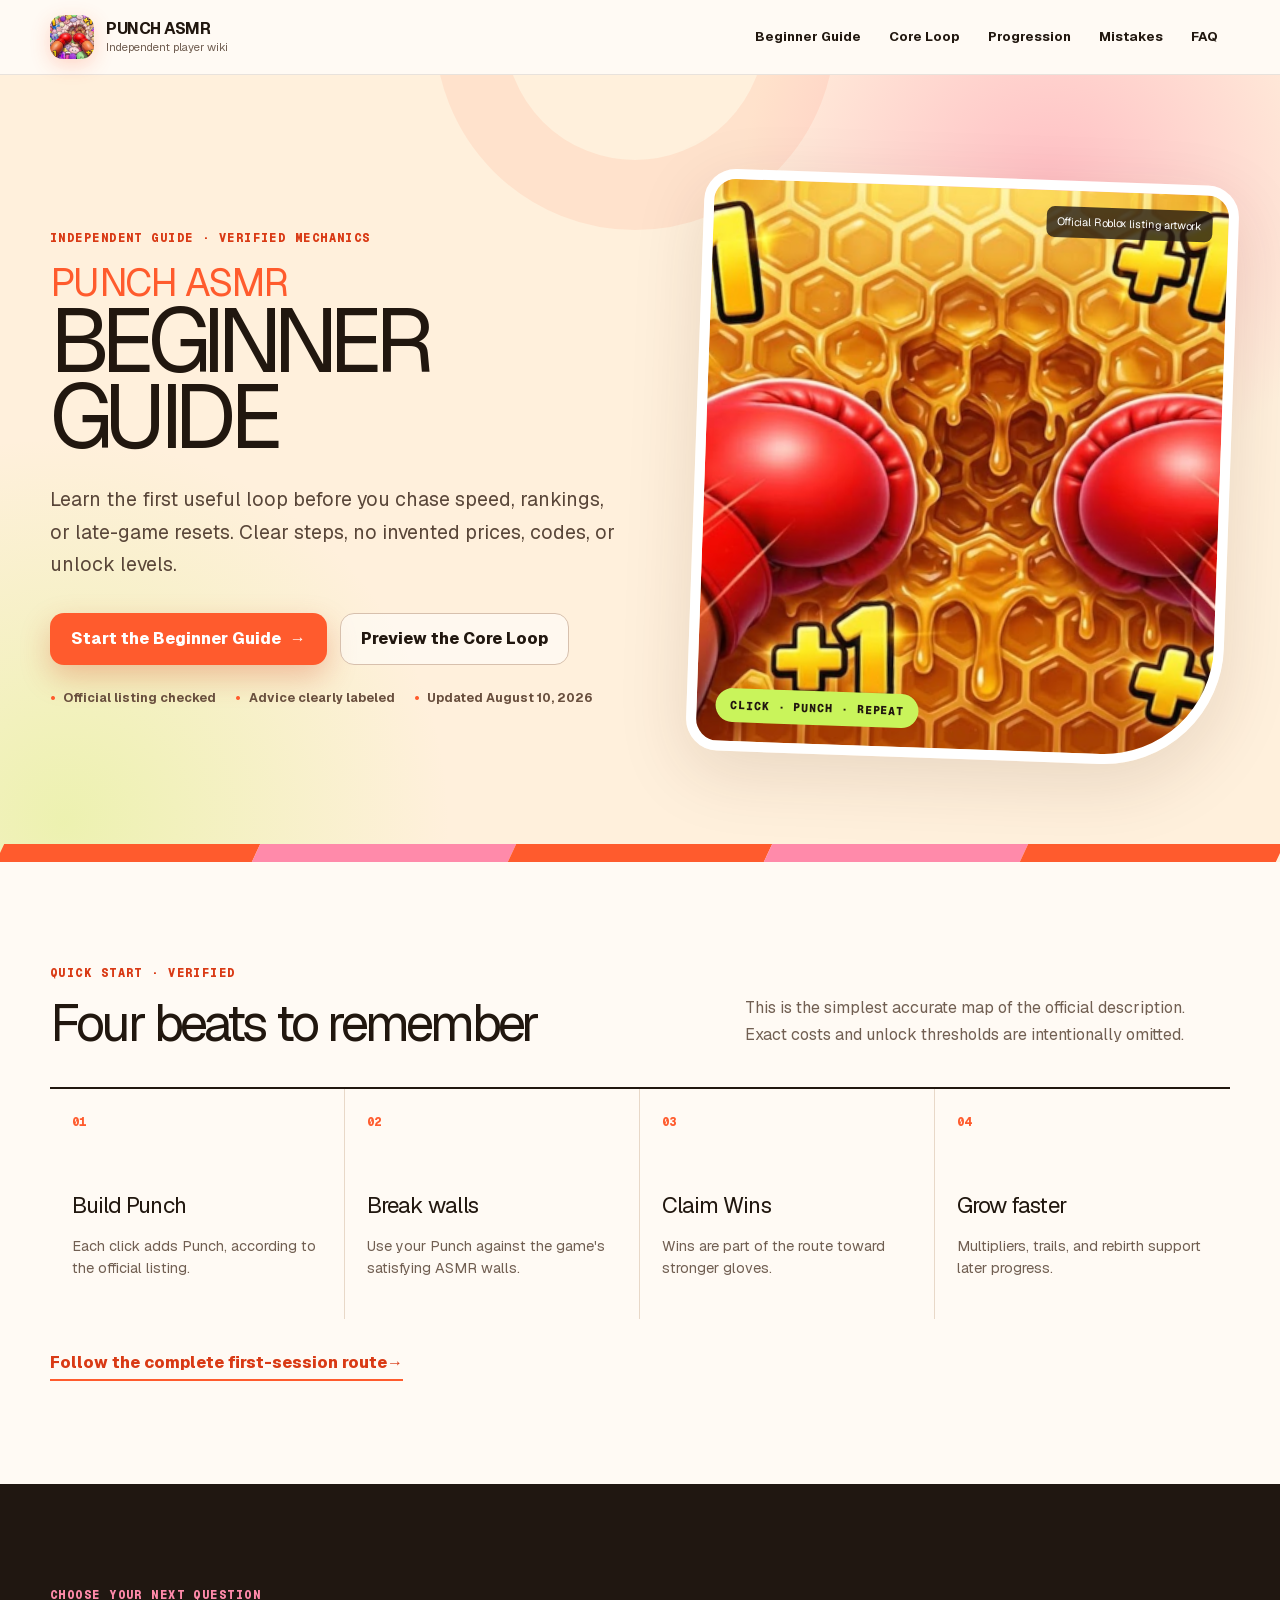
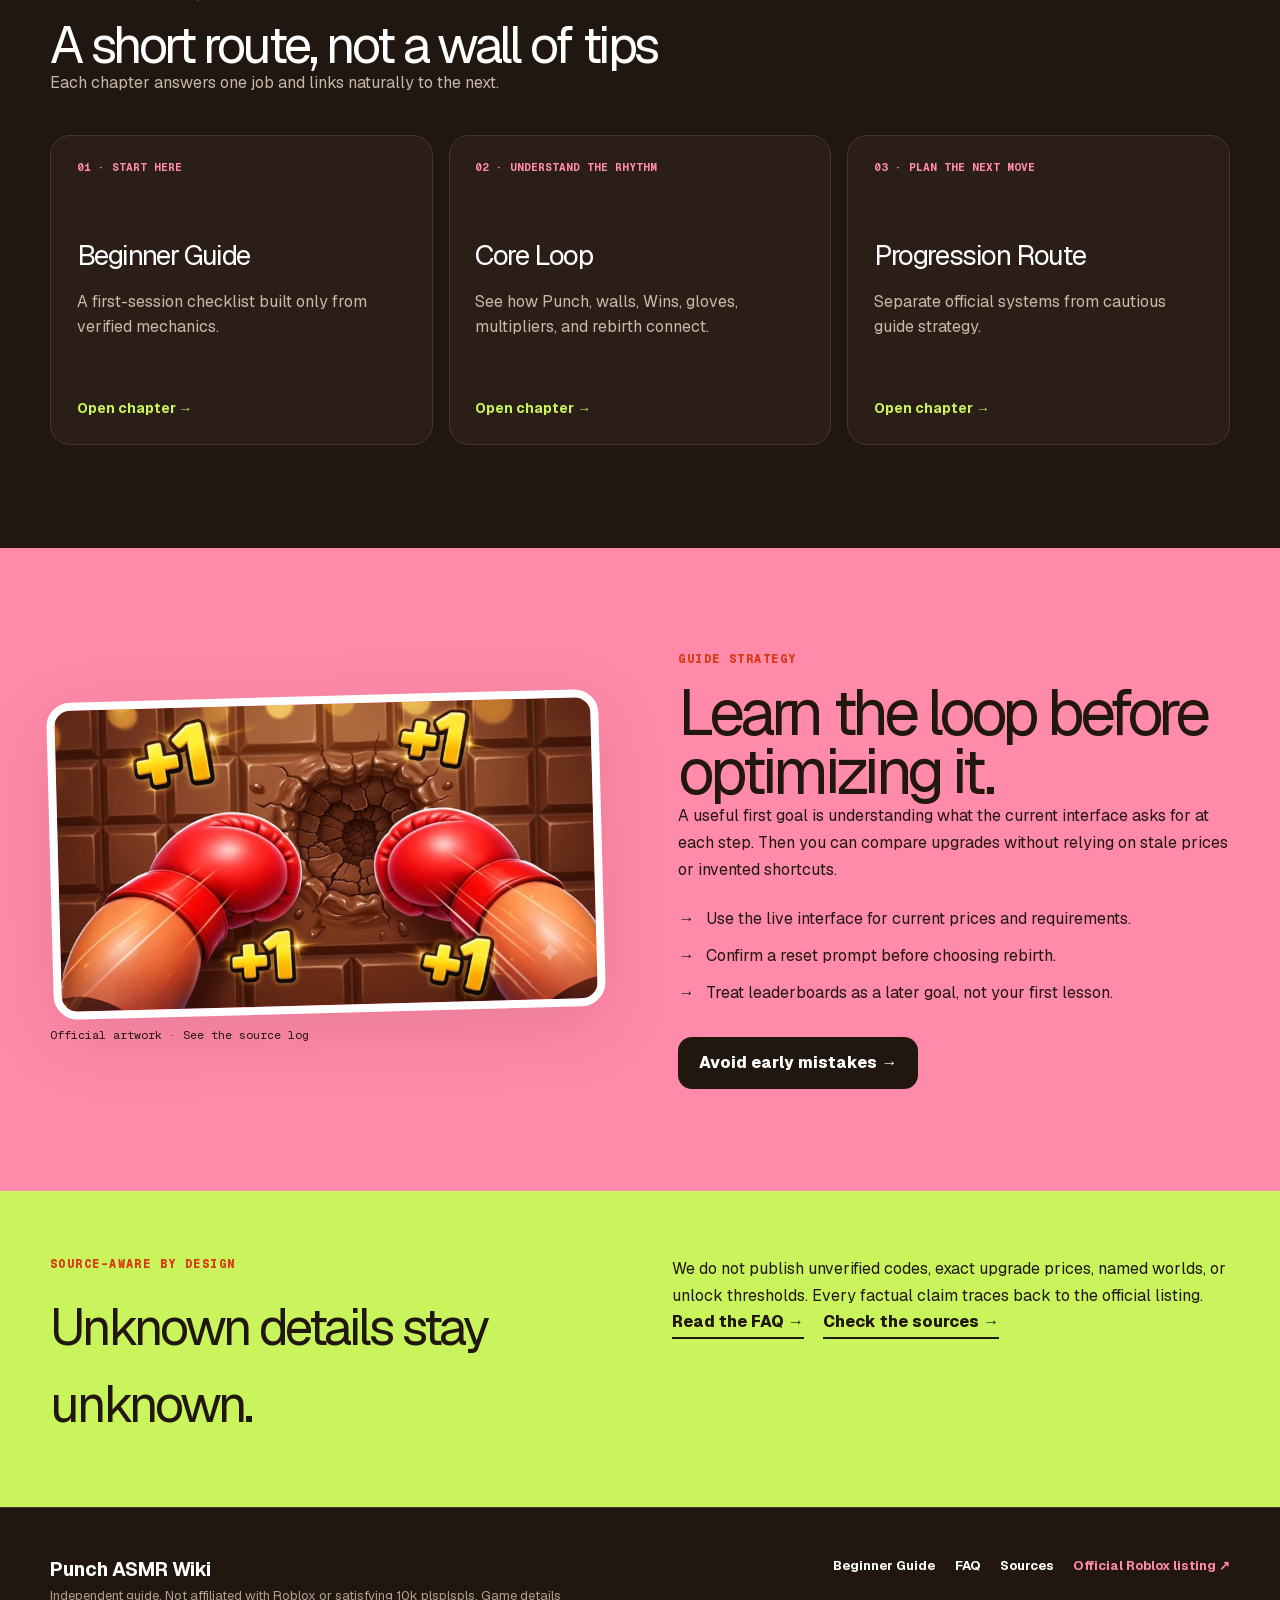
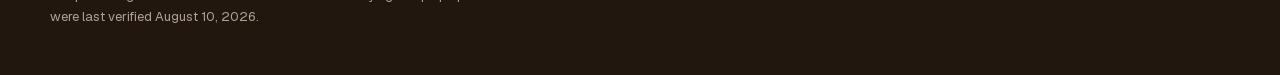
<file: index.html>
<!DOCTYPE html><html lang="en"><head><meta charSet="utf-8"/><meta name="viewport" content="width=device-width, initial-scale=1"/><link rel="preload" href="/_next/static/media/797e433ab948586e-s.p.08e28id.o-okb.woff2" as="font" crossorigin="" type="font/woff2"/><link rel="preload" href="/_next/static/media/caa3a2e1cccd8315-s.p.09~u27dqhyhd6.woff2" as="font" crossorigin="" type="font/woff2"/><link rel="preload" as="image" href="/game/official-icon.png"/><link rel="preload" as="image" href="/game/official-hero.png"/><link rel="stylesheet" href="/_next/static/chunks/13ftcr8fi25o6.css" data-precedence="next"/><link rel="preload" as="script" fetchPriority="low" href="/_next/static/chunks/17mva4r3w4ar9.js"/><script src="/_next/static/chunks/0cvhm5naa0fv3.js" async=""></script><script src="/_next/static/chunks/0o~gr3zy.zjpe.js" async=""></script><script src="/_next/static/chunks/02zrup2rkfnig.js" async=""></script><script src="/_next/static/chunks/turbopack-0a3gn5e~cv~ez.js" async=""></script><script src="/_next/static/chunks/0pgkwq_zces4f.js" async=""></script><script src="/_next/static/chunks/102oba10-8nfk.js" async=""></script><meta name="next-size-adjust" content=""/><meta name="theme-color" content="#ff5b2d"/><meta name="color-scheme" content="light"/><title>Punch ASMR Beginner Guide &amp; Wiki</title><meta name="description" content="Start with a clear Punch ASMR beginner route, then learn the verified core loop, progression systems, common mistakes, and FAQs."/><meta name="application-name" content="Punch ASMR Wiki"/><link rel="manifest" href="/manifest.webmanifest"/><meta name="keywords" content="Punch ASMR,Punch ASMR wiki,Punch ASMR beginner guide,Punch ASMR progression,Punch ASMR Roblox"/><meta name="robots" content="index, follow"/><link rel="canonical" href="https://punchasmr.wiki"/><meta property="og:title" content="Punch ASMR Beginner Guide &amp; Wiki"/><meta property="og:description" content="Start with a clear Punch ASMR beginner route, then learn the verified core loop, progression systems, common mistakes, and FAQs."/><meta property="og:url" content="https://punchasmr.wiki"/><meta property="og:site_name" content="Punch ASMR Wiki"/><meta property="og:image" content="https://punchasmr.wiki/og.png"/><meta property="og:image:width" content="1672"/><meta property="og:image:height" content="941"/><meta property="og:image:alt" content="Punch ASMR Beginner Guide"/><meta property="og:type" content="article"/><meta name="twitter:card" content="summary_large_image"/><meta name="twitter:title" content="Punch ASMR Beginner Guide &amp; Wiki"/><meta name="twitter:description" content="Start with a clear Punch ASMR beginner route, then learn the verified core loop, progression systems, common mistakes, and FAQs."/><meta name="twitter:image" content="https://punchasmr.wiki/og.png"/><link rel="icon" href="/game/official-icon.png" type="image/png" sizes="512x512"/><link rel="apple-touch-icon" href="/game/official-icon.png" type="image/png" sizes="512x512"/><script src="/_next/static/chunks/03~yq9q893hmn.js" noModule=""></script></head><body class="geist_a71539c9-module__T19VSG__variable geist_mono_8d43a2aa-module__8Li5zG__variable"><div hidden=""><!--$--><!--/$--></div><a class="skip-link" href="#main-content">Skip to content</a><header class="site-header"><div class="nav-shell"><a class="brand" aria-label="Punch ASMR Wiki home" href="/"><img alt="" width="44" height="44" decoding="async" data-nimg="1" style="color:transparent" src="/game/official-icon.png"/><span><strong>PUNCH ASMR</strong><small>Independent player wiki</small></span></a><nav class="primary-nav" aria-label="Primary navigation"><a href="/beginner-guide">Beginner Guide</a><a href="/core-loop">Core Loop</a><a href="/progression">Progression</a><a href="/common-mistakes">Mistakes</a><a href="/faq">FAQ</a></nav></div></header><main id="main-content"><section class="home-hero"><div class="hero-shell"><div class="hero-copy"><p class="eyebrow">Independent guide · Verified mechanics</p><h1><span>Punch ASMR</span>Beginner Guide</h1><p class="hero-deck">Learn the first useful loop before you chase speed, rankings, or late-game resets. Clear steps, no invented prices, codes, or unlock levels.</p><div class="hero-actions"><a class="button button-primary" href="/beginner-guide">Start the Beginner Guide <span aria-hidden="true">→</span></a><a class="button button-quiet" href="/core-loop">Preview the Core Loop</a></div><ul class="hero-proof" aria-label="Guide standards"><li>Official listing checked</li><li>Advice clearly labeled</li><li>Updated August 10, 2026</li></ul></div><figure class="hero-art"><img alt="Official Punch ASMR promotional artwork" decoding="async" data-nimg="fill" style="position:absolute;height:100%;width:100%;left:0;top:0;right:0;bottom:0;color:transparent" src="/game/official-hero.png"/><figcaption>Official Roblox listing artwork</figcaption></figure></div><div class="impact-line" aria-hidden="true"><span></span><span></span><span></span><span></span><span></span></div></section><section class="quick-loop" aria-labelledby="quick-loop-title"><div class="content-shell"><div class="section-heading split-heading"><div><p class="eyebrow">Quick start · verified</p><h2 id="quick-loop-title">Four beats to remember</h2></div><p>This is the simplest accurate map of the official description. Exact costs and unlock thresholds are intentionally omitted.</p></div><ol class="loop-grid"><li><span>01</span><h3>Build Punch</h3><p>Each click adds Punch, according to the official listing.</p></li><li><span>02</span><h3>Break walls</h3><p>Use your Punch against the game&#x27;s satisfying ASMR walls.</p></li><li><span>03</span><h3>Claim Wins</h3><p>Wins are part of the route toward stronger gloves.</p></li><li><span>04</span><h3>Grow faster</h3><p>Multipliers, trails, and rebirth support later progress.</p></li></ol><a class="inline-cta" href="/beginner-guide">Follow the complete first-session route <span aria-hidden="true">→</span></a></div></section><section class="route-section" aria-labelledby="route-title"><div class="content-shell"><div class="section-heading"><p class="eyebrow">Choose your next question</p><h2 id="route-title">A short route, not a wall of tips</h2><p>Each chapter answers one job and links naturally to the next.</p></div><div class="route-grid"><a class="route-card" href="/beginner-guide"><span>0<!-- -->1<!-- --> · <!-- -->Start here</span><h3>Beginner Guide</h3><p>A first-session checklist built only from verified mechanics.</p><strong>Open chapter →</strong></a><a class="route-card" href="/core-loop"><span>0<!-- -->2<!-- --> · <!-- -->Understand the rhythm</span><h3>Core Loop</h3><p>See how Punch, walls, Wins, gloves, multipliers, and rebirth connect.</p><strong>Open chapter →</strong></a><a class="route-card" href="/progression"><span>0<!-- -->3<!-- --> · <!-- -->Plan the next move</span><h3>Progression Route</h3><p>Separate official systems from cautious guide strategy.</p><strong>Open chapter →</strong></a></div></div></section><section class="strategy-feature"><div class="feature-grid content-shell"><figure><img alt="Official Punch ASMR gameplay artwork" loading="lazy" width="768" height="432" decoding="async" data-nimg="1" style="color:transparent" src="/game/official-gallery-1.png"/><figcaption>Official artwork · See the source log</figcaption></figure><div><p class="eyebrow">Guide strategy</p><h2>Learn the loop before optimizing it.</h2><p>A useful first goal is understanding what the current interface asks for at each step. Then you can compare upgrades without relying on stale prices or invented shortcuts.</p><ul class="check-list"><li>Use the live interface for current prices and requirements.</li><li>Confirm a reset prompt before choosing rebirth.</li><li>Treat leaderboards as a later goal, not your first lesson.</li></ul><a class="button button-dark" href="/common-mistakes">Avoid early mistakes →</a></div></div></section><section class="evidence-strip"><div class="content-shell evidence-grid"><div><p class="eyebrow">Source-aware by design</p><h2>Unknown details stay unknown.</h2></div><div><p>We do not publish unverified codes, exact upgrade prices, named worlds, or unlock thresholds. Every factual claim traces back to the official listing.</p><div class="strip-links"><a href="/faq">Read the FAQ →</a><a href="/sources">Check the sources →</a></div></div></div></section><script type="application/ld+json">{"@context":"https://schema.org","@type":"HowTo","name":"How to start in Punch ASMR","description":"A source-aware first-session route for Punch ASMR.","step":[{"@type":"HowToStep","position":1,"name":"Build Punch","text":"Each click adds Punch, according to the official listing.","url":"https://punchasmr.wiki/beginner-guide"},{"@type":"HowToStep","position":2,"name":"Break walls","text":"Use your Punch against the game's satisfying ASMR walls.","url":"https://punchasmr.wiki/beginner-guide"},{"@type":"HowToStep","position":3,"name":"Claim Wins","text":"Wins are part of the route toward stronger gloves.","url":"https://punchasmr.wiki/beginner-guide"},{"@type":"HowToStep","position":4,"name":"Grow faster","text":"Multipliers, trails, and rebirth support later progress.","url":"https://punchasmr.wiki/beginner-guide"}]}</script><!--$--><!--/$--></main><footer class="site-footer"><div class="footer-grid"><div><strong>Punch ASMR Wiki</strong><p>Independent guide. Not affiliated with Roblox or <!-- -->satisfying 10k plsplspls<!-- -->. Game details were last verified <!-- -->August 10, 2026<!-- -->.</p></div><nav aria-label="Footer navigation"><a href="/beginner-guide">Beginner Guide</a><a href="/faq">FAQ</a><a href="/sources">Sources</a><a href="https://www.roblox.com/games/74080621118028/Punch-ASMR" rel="noreferrer">Official Roblox listing ↗</a></nav></div></footer><script type="application/ld+json">{"@context":"https://schema.org","@type":"WebSite","name":"Punch ASMR Wiki","url":"https://punchasmr.wiki","description":"An independent, source-aware beginner guide for Punch ASMR on Roblox.","isAccessibleForFree":true,"inLanguage":"en","about":{"@type":"VideoGame","name":"[🌍W2] Punch ASMR!","gamePlatform":"Roblox"}}</script><script src="/_next/static/chunks/17mva4r3w4ar9.js" id="_R_" async=""></script><script>(self.__next_f=self.__next_f||[]).push([0])</script><script>self.__next_f.push([1,"1:\"$Sreact.fragment\"\n2:I[33609,[\"/_next/static/chunks/0pgkwq_zces4f.js\",\"/_next/static/chunks/102oba10-8nfk.js\"],\"\"]\n3:I[85019,[\"/_next/static/chunks/0pgkwq_zces4f.js\",\"/_next/static/chunks/102oba10-8nfk.js\"],\"Image\"]\n4:I[17996,[\"/_next/static/chunks/0pgkwq_zces4f.js\",\"/_next/static/chunks/102oba10-8nfk.js\"],\"default\"]\n5:I[96351,[\"/_next/static/chunks/0pgkwq_zces4f.js\",\"/_next/static/chunks/102oba10-8nfk.js\"],\"default\"]\n11:I[43169,[\"/_next/static/chunks/0pgkwq_zces4f.js\",\"/_next/static/chunks/102oba10-8nfk.js\"],\"default\",1]\n:HL[\"/_next/static/chunks/13ftcr8fi25o6.css\",\"style\"]\n:HL[\"/_next/static/media/797e433ab948586e-s.p.08e28id.o-okb.woff2\",\"font\",{\"crossOrigin\":\"\",\"type\":\"font/woff2\"}]\n:HL[\"/_next/static/media/caa3a2e1cccd8315-s.p.09~u27dqhyhd6.woff2\",\"font\",{\"crossOrigin\":\"\",\"type\":\"font/woff2\"}]\n"])</script><script>self.__next_f.push([1,"0:{\"P\":null,\"c\":[\"\",\"\"],\"q\":\"\",\"i\":false,\"f\":[[[\"\",{\"children\":[\"__PAGE__\",{}]},\"$undefined\",\"$undefined\",16],[[\"$\",\"$1\",\"c\",{\"children\":[[[\"$\",\"link\",\"0\",{\"rel\":\"stylesheet\",\"href\":\"/_next/static/chunks/13ftcr8fi25o6.css\",\"precedence\":\"next\",\"crossOrigin\":\"$undefined\",\"nonce\":\"$undefined\"}],[\"$\",\"script\",\"script-0\",{\"src\":\"/_next/static/chunks/0pgkwq_zces4f.js\",\"async\":true,\"nonce\":\"$undefined\"}],[\"$\",\"script\",\"script-1\",{\"src\":\"/_next/static/chunks/102oba10-8nfk.js\",\"async\":true,\"nonce\":\"$undefined\"}]],[\"$\",\"html\",null,{\"lang\":\"en\",\"children\":[\"$\",\"body\",null,{\"className\":\"geist_a71539c9-module__T19VSG__variable geist_mono_8d43a2aa-module__8Li5zG__variable\",\"children\":[[\"$\",\"a\",null,{\"className\":\"skip-link\",\"href\":\"#main-content\",\"children\":\"Skip to content\"}],[\"$\",\"header\",null,{\"className\":\"site-header\",\"children\":[\"$\",\"div\",null,{\"className\":\"nav-shell\",\"children\":[[\"$\",\"$L2\",null,{\"className\":\"brand\",\"href\":\"/\",\"aria-label\":\"Punch ASMR Wiki home\",\"children\":[[\"$\",\"$L3\",null,{\"src\":\"/game/official-icon.png\",\"alt\":\"\",\"width\":44,\"height\":44,\"priority\":true}],[\"$\",\"span\",null,{\"children\":[[\"$\",\"strong\",null,{\"children\":\"PUNCH ASMR\"}],[\"$\",\"small\",null,{\"children\":\"Independent player wiki\"}]]}]]}],[\"$\",\"nav\",null,{\"className\":\"primary-nav\",\"aria-label\":\"Primary navigation\",\"children\":[[\"$\",\"$L2\",\"/beginner-guide\",{\"href\":\"/beginner-guide\",\"children\":\"Beginner Guide\"}],[\"$\",\"$L2\",\"/core-loop\",{\"href\":\"/core-loop\",\"children\":\"Core Loop\"}],[\"$\",\"$L2\",\"/progression\",{\"href\":\"/progression\",\"children\":\"Progression\"}],[\"$\",\"$L2\",\"/common-mistakes\",{\"href\":\"/common-mistakes\",\"children\":\"Mistakes\"}],[\"$\",\"$L2\",\"/faq\",{\"href\":\"/faq\",\"children\":\"FAQ\"}]]}]]}]}],[\"$\",\"main\",null,{\"id\":\"main-content\",\"children\":[\"$\",\"$L4\",null,{\"parallelRouterKey\":\"children\",\"error\":\"$undefined\",\"errorStyles\":\"$undefined\",\"errorScripts\":\"$undefined\",\"template\":[\"$\",\"$L5\",null,{}],\"templateStyles\":\"$undefined\",\"templateScripts\":\"$undefined\",\"notFound\":[[[\"$\",\"title\",null,{\"children\":\"404: This page could not be found.\"}],[\"$\",\"div\",null,{\"style\":{\"fontFamily\":\"system-ui,\\\"Segoe UI\\\",Roboto,Helvetica,Arial,sans-serif,\\\"Apple Color Emoji\\\",\\\"Segoe UI Emoji\\\"\",\"height\":\"100vh\",\"textAlign\":\"center\",\"display\":\"flex\",\"flexDirection\":\"column\",\"alignItems\":\"center\",\"justifyContent\":\"center\"},\"children\":[\"$\",\"div\",null,{\"children\":[[\"$\",\"style\",null,{\"dangerouslySetInnerHTML\":{\"__html\":\"body{color:#000;background:#fff;margin:0}.next-error-h1{border-right:1px solid rgba(0,0,0,.3)}@media (prefers-color-scheme:dark){body{color:#fff;background:#000}.next-error-h1{border-right:1px solid rgba(255,255,255,.3)}}\"}}],[\"$\",\"h1\",null,{\"className\":\"next-error-h1\",\"style\":{\"display\":\"inline-block\",\"margin\":\"0 20px 0 0\",\"padding\":\"0 23px 0 0\",\"fontSize\":24,\"fontWeight\":500,\"verticalAlign\":\"top\",\"lineHeight\":\"49px\"},\"children\":404}],[\"$\",\"div\",null,{\"style\":{\"display\":\"inline-block\"},\"children\":[\"$\",\"h2\",null,{\"style\":{\"fontSize\":14,\"fontWeight\":400,\"lineHeight\":\"49px\",\"margin\":0},\"children\":\"This page could not be found.\"}]}]]}]}]],[]],\"forbidden\":\"$undefined\",\"unauthorized\":\"$undefined\"}]}],[\"$\",\"footer\",null,{\"className\":\"site-footer\",\"children\":[\"$\",\"div\",null,{\"className\":\"footer-grid\",\"children\":[[\"$\",\"div\",null,{\"children\":[[\"$\",\"strong\",null,{\"children\":\"Punch ASMR Wiki\"}],[\"$\",\"p\",null,{\"children\":[\"Independent guide. Not affiliated with Roblox or \",\"satisfying 10k plsplspls\",\". Game details were last verified \",\"August 10, 2026\",\".\"]}]]}],[\"$\",\"nav\",null,{\"aria-label\":\"Footer navigation\",\"children\":[[\"$\",\"$L2\",null,{\"href\":\"/beginner-guide\",\"children\":\"Beginner Guide\"}],[\"$\",\"$L2\",null,{\"href\":\"/faq\",\"children\":\"FAQ\"}],[\"$\",\"$L2\",null,{\"href\":\"/sources\",\"children\":\"Sources\"}],[\"$\",\"a\",null,{\"href\":\"https://www.roblox.com/games/74080621118028/Punch-ASMR\",\"rel\":\"noreferrer\",\"children\":\"Official Roblox listing ↗\"}]]}]]}]}],[\"$\",\"script\",null,{\"type\":\"application/ld+json\",\"dangerouslySetInnerHTML\":{\"__html\":\"{\\\"@context\\\":\\\"https://schema.org\\\",\\\"@type\\\":\\\"WebSite\\\",\\\"name\\\":\\\"Punch ASMR Wiki\\\",\\\"url\\\":\\\"https://punchasmr.wiki\\\",\\\"description\\\":\\\"An independent, source-aware beginner guide for Punch ASMR on Roblox.\\\",\\\"isAccessibleForFree\\\":true,\\\"inLanguage\\\":\\\"en\\\",\\\"about\\\":{\\\"@type\\\":\\\"VideoGame\\\",\\\"name\\\":\\\"[🌍W2] Punch ASMR!\\\",\\\"gamePlatform\\\":\\\"Roblox\\\"}}\"}}]]}]}]]}],{\"children\":[[\"$\",\"$1\",\"c\",{\"children\":[[[\"$\",\"section\",null,{\"className\":\"home-hero\",\"children\":[[\"$\",\"div\",null,{\"className\":\"hero-shell\",\"children\":[[\"$\",\"div\",null,{\"className\":\"hero-copy\",\"children\":[[\"$\",\"p\",null,{\"className\":\"eyebrow\",\"children\":\"Independent guide · Verified mechanics\"}],[\"$\",\"h1\",null,{\"children\":[[\"$\",\"span\",null,{\"children\":\"Punch ASMR\"}],\"Beginner Guide\"]}],[\"$\",\"p\",null,{\"className\":\"hero-deck\",\"children\":\"Learn the first useful loop before you chase speed, rankings, or late-game resets. Clear steps, no invented prices, codes, or unlock levels.\"}],\"$L6\",\"$L7\"]}],\"$L8\"]}],\"$L9\"]}],\"$La\",\"$Lb\",\"$Lc\",\"$Ld\",\"$Le\"],null,\"$Lf\"]}],{},null,false,null]},null,false,null],\"$L10\",false]],\"m\":\"$undefined\",\"G\":[\"$11\",[\"$L12\"]],\"S\":true,\"h\":null,\"s\":\"$undefined\",\"l\":\"$undefined\",\"p\":\"$undefined\",\"d\":\"$undefined\",\"b\":\"_FrqckNk8WWtGq6V1yho2\"}\n"])</script><script>self.__next_f.push([1,"13:I[79126,[\"/_next/static/chunks/0pgkwq_zces4f.js\",\"/_next/static/chunks/102oba10-8nfk.js\"],\"OutletBoundary\"]\n14:\"$Sreact.suspense\"\n16:I[79126,[\"/_next/static/chunks/0pgkwq_zces4f.js\",\"/_next/static/chunks/102oba10-8nfk.js\"],\"ViewportBoundary\"]\n18:I[79126,[\"/_next/static/chunks/0pgkwq_zces4f.js\",\"/_next/static/chunks/102oba10-8nfk.js\"],\"MetadataBoundary\"]\n6:[\"$\",\"div\",null,{\"className\":\"hero-actions\",\"children\":[[\"$\",\"$L2\",null,{\"className\":\"button button-primary\",\"href\":\"/beginner-guide\",\"children\":[\"Start the Beginner Guide \",[\"$\",\"span\",null,{\"aria-hidden\":\"true\",\"children\":\"→\"}]]}],[\"$\",\"$L2\",null,{\"className\":\"button button-quiet\",\"href\":\"/core-loop\",\"children\":\"Preview the Core Loop\"}]]}]\n7:[\"$\",\"ul\",null,{\"className\":\"hero-proof\",\"aria-label\":\"Guide standards\",\"children\":[[\"$\",\"li\",null,{\"children\":\"Official listing checked\"}],[\"$\",\"li\",null,{\"children\":\"Advice clearly labeled\"}],[\"$\",\"li\",null,{\"children\":\"Updated August 10, 2026\"}]]}]\n8:[\"$\",\"figure\",null,{\"className\":\"hero-art\",\"children\":[[\"$\",\"$L3\",null,{\"src\":\"/game/official-hero.png\",\"alt\":\"Official Punch ASMR promotional artwork\",\"fill\":true,\"sizes\":\"(max-width: 860px) 100vw, 50vw\",\"priority\":true}],[\"$\",\"figcaption\",null,{\"children\":\"Official Roblox listing artwork\"}]]}]\n9:[\"$\",\"div\",null,{\"className\":\"impact-line\",\"aria-hidden\":\"true\",\"children\":[[\"$\",\"span\",null,{}],[\"$\",\"span\",null,{}],[\"$\",\"span\",null,{}],[\"$\",\"span\",null,{}],[\"$\",\"span\",null,{}]]}]\n"])</script><script>self.__next_f.push([1,"a:[\"$\",\"section\",null,{\"className\":\"quick-loop\",\"aria-labelledby\":\"quick-loop-title\",\"children\":[\"$\",\"div\",null,{\"className\":\"content-shell\",\"children\":[[\"$\",\"div\",null,{\"className\":\"section-heading split-heading\",\"children\":[[\"$\",\"div\",null,{\"children\":[[\"$\",\"p\",null,{\"className\":\"eyebrow\",\"children\":\"Quick start · verified\"}],[\"$\",\"h2\",null,{\"id\":\"quick-loop-title\",\"children\":\"Four beats to remember\"}]]}],[\"$\",\"p\",null,{\"children\":\"This is the simplest accurate map of the official description. Exact costs and unlock thresholds are intentionally omitted.\"}]]}],[\"$\",\"ol\",null,{\"className\":\"loop-grid\",\"children\":[[\"$\",\"li\",\"01\",{\"children\":[[\"$\",\"span\",null,{\"children\":\"01\"}],[\"$\",\"h3\",null,{\"children\":\"Build Punch\"}],[\"$\",\"p\",null,{\"children\":\"Each click adds Punch, according to the official listing.\"}]]}],[\"$\",\"li\",\"02\",{\"children\":[[\"$\",\"span\",null,{\"children\":\"02\"}],[\"$\",\"h3\",null,{\"children\":\"Break walls\"}],[\"$\",\"p\",null,{\"children\":\"Use your Punch against the game's satisfying ASMR walls.\"}]]}],[\"$\",\"li\",\"03\",{\"children\":[[\"$\",\"span\",null,{\"children\":\"03\"}],[\"$\",\"h3\",null,{\"children\":\"Claim Wins\"}],[\"$\",\"p\",null,{\"children\":\"Wins are part of the route toward stronger gloves.\"}]]}],[\"$\",\"li\",\"04\",{\"children\":[[\"$\",\"span\",null,{\"children\":\"04\"}],[\"$\",\"h3\",null,{\"children\":\"Grow faster\"}],[\"$\",\"p\",null,{\"children\":\"Multipliers, trails, and rebirth support later progress.\"}]]}]]}],[\"$\",\"$L2\",null,{\"className\":\"inline-cta\",\"href\":\"/beginner-guide\",\"children\":[\"Follow the complete first-session route \",[\"$\",\"span\",null,{\"aria-hidden\":\"true\",\"children\":\"→\"}]]}]]}]}]\n"])</script><script>self.__next_f.push([1,"b:[\"$\",\"section\",null,{\"className\":\"route-section\",\"aria-labelledby\":\"route-title\",\"children\":[\"$\",\"div\",null,{\"className\":\"content-shell\",\"children\":[[\"$\",\"div\",null,{\"className\":\"section-heading\",\"children\":[[\"$\",\"p\",null,{\"className\":\"eyebrow\",\"children\":\"Choose your next question\"}],[\"$\",\"h2\",null,{\"id\":\"route-title\",\"children\":\"A short route, not a wall of tips\"}],[\"$\",\"p\",null,{\"children\":\"Each chapter answers one job and links naturally to the next.\"}]]}],[\"$\",\"div\",null,{\"className\":\"route-grid\",\"children\":[[\"$\",\"$L2\",\"/beginner-guide\",{\"className\":\"route-card\",\"href\":\"/beginner-guide\",\"children\":[[\"$\",\"span\",null,{\"children\":[\"0\",1,\" · \",\"Start here\"]}],[\"$\",\"h3\",null,{\"children\":\"Beginner Guide\"}],[\"$\",\"p\",null,{\"children\":\"A first-session checklist built only from verified mechanics.\"}],[\"$\",\"strong\",null,{\"children\":\"Open chapter →\"}]]}],[\"$\",\"$L2\",\"/core-loop\",{\"className\":\"route-card\",\"href\":\"/core-loop\",\"children\":[[\"$\",\"span\",null,{\"children\":[\"0\",2,\" · \",\"Understand the rhythm\"]}],[\"$\",\"h3\",null,{\"children\":\"Core Loop\"}],[\"$\",\"p\",null,{\"children\":\"See how Punch, walls, Wins, gloves, multipliers, and rebirth connect.\"}],[\"$\",\"strong\",null,{\"children\":\"Open chapter →\"}]]}],[\"$\",\"$L2\",\"/progression\",{\"className\":\"route-card\",\"href\":\"/progression\",\"children\":[[\"$\",\"span\",null,{\"children\":[\"0\",3,\" · \",\"Plan the next move\"]}],[\"$\",\"h3\",null,{\"children\":\"Progression Route\"}],[\"$\",\"p\",null,{\"children\":\"Separate official systems from cautious guide strategy.\"}],[\"$\",\"strong\",null,{\"children\":\"Open chapter →\"}]]}]]}]]}]}]\n"])</script><script>self.__next_f.push([1,"c:[\"$\",\"section\",null,{\"className\":\"strategy-feature\",\"children\":[\"$\",\"div\",null,{\"className\":\"feature-grid content-shell\",\"children\":[[\"$\",\"figure\",null,{\"children\":[[\"$\",\"$L3\",null,{\"src\":\"/game/official-gallery-1.png\",\"alt\":\"Official Punch ASMR gameplay artwork\",\"width\":768,\"height\":432,\"sizes\":\"(max-width: 860px) 100vw, 48vw\"}],[\"$\",\"figcaption\",null,{\"children\":\"Official artwork · See the source log\"}]]}],[\"$\",\"div\",null,{\"children\":[[\"$\",\"p\",null,{\"className\":\"eyebrow\",\"children\":\"Guide strategy\"}],[\"$\",\"h2\",null,{\"children\":\"Learn the loop before optimizing it.\"}],[\"$\",\"p\",null,{\"children\":\"A useful first goal is understanding what the current interface asks for at each step. Then you can compare upgrades without relying on stale prices or invented shortcuts.\"}],[\"$\",\"ul\",null,{\"className\":\"check-list\",\"children\":[[\"$\",\"li\",null,{\"children\":\"Use the live interface for current prices and requirements.\"}],[\"$\",\"li\",null,{\"children\":\"Confirm a reset prompt before choosing rebirth.\"}],[\"$\",\"li\",null,{\"children\":\"Treat leaderboards as a later goal, not your first lesson.\"}]]}],[\"$\",\"$L2\",null,{\"className\":\"button button-dark\",\"href\":\"/common-mistakes\",\"children\":\"Avoid early mistakes →\"}]]}]]}]}]\nd:[\"$\",\"section\",null,{\"className\":\"evidence-strip\",\"children\":[\"$\",\"div\",null,{\"className\":\"content-shell evidence-grid\",\"children\":[[\"$\",\"div\",null,{\"children\":[[\"$\",\"p\",null,{\"className\":\"eyebrow\",\"children\":\"Source-aware by design\"}],[\"$\",\"h2\",null,{\"children\":\"Unknown details stay unknown.\"}]]}],[\"$\",\"div\",null,{\"children\":[[\"$\",\"p\",null,{\"children\":\"We do not publish unverified codes, exact upgrade prices, named worlds, or unlock thresholds. Every factual claim traces back to the official listing.\"}],[\"$\",\"div\",null,{\"className\":\"strip-links\",\"children\":[[\"$\",\"$L2\",null,{\"href\":\"/faq\",\"children\":\"Read the FAQ →\"}],[\"$\",\"$L2\",null,{\"href\":\"/sources\",\"children\":\"Check the sources →\"}]]}]]}]]}]}]\ne:[\"$\",\"script\",null,{\"type\":\"application/ld+json\",\"dangerouslySetInnerHTML\":{\"__html\":\"{\\\"@context\\\":\\\"https://schema.org\\\",\\\"@type\\\":\\\"HowTo\\\",\\\"name\\\":\\\"How to start in Punch ASMR\\\",\\\"description\\\":\\\"A source-aware first-session route for Punch ASMR.\\\",\\\"step\\\":[{\\\"@type\\\":\\\"HowToStep\\\",\\\"position\\\":1,\\\"name\\\":\\\"Build Punch\\\",\\\"text\\\":\\\"Each click adds Punch, according to the official listing.\\\",\\\"url\\\":\\\"https://punchasmr.wiki/beginner-guide\\\"},{\\\"@type\\\":\\\"HowToStep\\\",\\\"position\\\":2,\\\"name\\\":\\\"Break walls\\\",\\\"text\\\":\\\"Use your Punch against the game's satisfying ASMR walls.\\\",\\\"url\\\":\\\"https://punchasmr.wiki/beginner-guide\\\"},{\\\"@type\\\":\\\"HowToStep\\\",\\\"position\\\":3,\\\"name\\\":\\\"Claim Wins\\\",\\\"text\\\":\\\"Wins are part of the route toward stronger gloves.\\\",\\\"url\\\":\\\"https://punchasmr.wiki/beginner-guide\\\"},{\\\"@type\\\":\\\"HowToStep\\\",\\\"position\\\":4,\\\"name\\\":\\\"Grow faster\\\",\\\"text\\\":\\\"Multipliers, trails, and rebirth support later progress.\\\",\\\"url\\\":\\\"https://punchasmr.wiki/beginner-guide\\\"}]}\"}}]\nf:[\"$\",\"$L13\",null,{\"children\":[\"$\",\"$14\",null,{\"name\":\"Next.MetadataOutlet\",\"children\":\"$@15\"}]}]\n10:[\"$\",\"$1\",\"h\",{\"children\":[null,[\"$\",\"$L16\",null,{\"children\":\"$L17\"}],[\"$\",\"div\",null,{\"hidden\":true,\"children\":[\"$\",\"$L18\",null,{\"children\":[\"$\",\"$14\",null,{\"name\":\"Next.Metadata\",\"children\":\"$L19\"}]}]}],[\"$\",\"meta\",null,{\"name\":\"next-size-adjust\",\"content\":\"\"}]]}]\n12:[\"$\",\"link\",\"0\",{\"rel\":\"stylesheet\",\"href\":\"/_next/static/chunks/13ftcr8fi25o6.css\",\"precedence\":\"next\",\"crossOrigin\":\"$undefined\",\"nonce\":\"$undefined\"}]\n"])</script><script>self.__next_f.push([1,"17:[[\"$\",\"meta\",\"0\",{\"charSet\":\"utf-8\"}],[\"$\",\"meta\",\"1\",{\"name\":\"viewport\",\"content\":\"width=device-width, initial-scale=1\"}],[\"$\",\"meta\",\"2\",{\"name\":\"theme-color\",\"content\":\"#ff5b2d\"}],[\"$\",\"meta\",\"3\",{\"name\":\"color-scheme\",\"content\":\"light\"}]]\n"])</script><script>self.__next_f.push([1,"1a:I[41398,[\"/_next/static/chunks/0pgkwq_zces4f.js\",\"/_next/static/chunks/102oba10-8nfk.js\"],\"IconMark\"]\n15:null\n"])</script><script>self.__next_f.push([1,"19:[[\"$\",\"title\",\"0\",{\"children\":\"Punch ASMR Beginner Guide \u0026 Wiki\"}],[\"$\",\"meta\",\"1\",{\"name\":\"description\",\"content\":\"Start with a clear Punch ASMR beginner route, then learn the verified core loop, progression systems, common mistakes, and FAQs.\"}],[\"$\",\"meta\",\"2\",{\"name\":\"application-name\",\"content\":\"Punch ASMR Wiki\"}],[\"$\",\"link\",\"3\",{\"rel\":\"manifest\",\"href\":\"/manifest.webmanifest\",\"crossOrigin\":\"$undefined\"}],[\"$\",\"meta\",\"4\",{\"name\":\"keywords\",\"content\":\"Punch ASMR,Punch ASMR wiki,Punch ASMR beginner guide,Punch ASMR progression,Punch ASMR Roblox\"}],[\"$\",\"meta\",\"5\",{\"name\":\"robots\",\"content\":\"index, follow\"}],[\"$\",\"link\",\"6\",{\"rel\":\"canonical\",\"href\":\"https://punchasmr.wiki\"}],[\"$\",\"meta\",\"7\",{\"property\":\"og:title\",\"content\":\"Punch ASMR Beginner Guide \u0026 Wiki\"}],[\"$\",\"meta\",\"8\",{\"property\":\"og:description\",\"content\":\"Start with a clear Punch ASMR beginner route, then learn the verified core loop, progression systems, common mistakes, and FAQs.\"}],[\"$\",\"meta\",\"9\",{\"property\":\"og:url\",\"content\":\"https://punchasmr.wiki\"}],[\"$\",\"meta\",\"10\",{\"property\":\"og:site_name\",\"content\":\"Punch ASMR Wiki\"}],[\"$\",\"meta\",\"11\",{\"property\":\"og:image\",\"content\":\"https://punchasmr.wiki/og.png\"}],[\"$\",\"meta\",\"12\",{\"property\":\"og:image:width\",\"content\":\"1672\"}],[\"$\",\"meta\",\"13\",{\"property\":\"og:image:height\",\"content\":\"941\"}],[\"$\",\"meta\",\"14\",{\"property\":\"og:image:alt\",\"content\":\"Punch ASMR Beginner Guide\"}],[\"$\",\"meta\",\"15\",{\"property\":\"og:type\",\"content\":\"article\"}],[\"$\",\"meta\",\"16\",{\"name\":\"twitter:card\",\"content\":\"summary_large_image\"}],[\"$\",\"meta\",\"17\",{\"name\":\"twitter:title\",\"content\":\"Punch ASMR Beginner Guide \u0026 Wiki\"}],[\"$\",\"meta\",\"18\",{\"name\":\"twitter:description\",\"content\":\"Start with a clear Punch ASMR beginner route, then learn the verified core loop, progression systems, common mistakes, and FAQs.\"}],[\"$\",\"meta\",\"19\",{\"name\":\"twitter:image\",\"content\":\"https://punchasmr.wiki/og.png\"}],[\"$\",\"link\",\"20\",{\"rel\":\"icon\",\"href\":\"/game/official-icon.png\",\"type\":\"image/png\",\"sizes\":\"512x512\"}],[\"$\",\"link\",\"21\",{\"rel\":\"apple-touch-icon\",\"href\":\"/game/official-icon.png\",\"type\":\"image/png\",\"sizes\":\"512x512\"}],[\"$\",\"$L1a\",\"22\",{}]]\n"])</script>  <!-- adsterra-code-handoff:artifact-runtime:start -->
  <script type="module" src="/adsterra/runtime.js" data-adsterra-artifact-runtime data-global-fallback="true"></script>
  <!-- adsterra-code-handoff:artifact-runtime:end -->
</body></html>
</file>
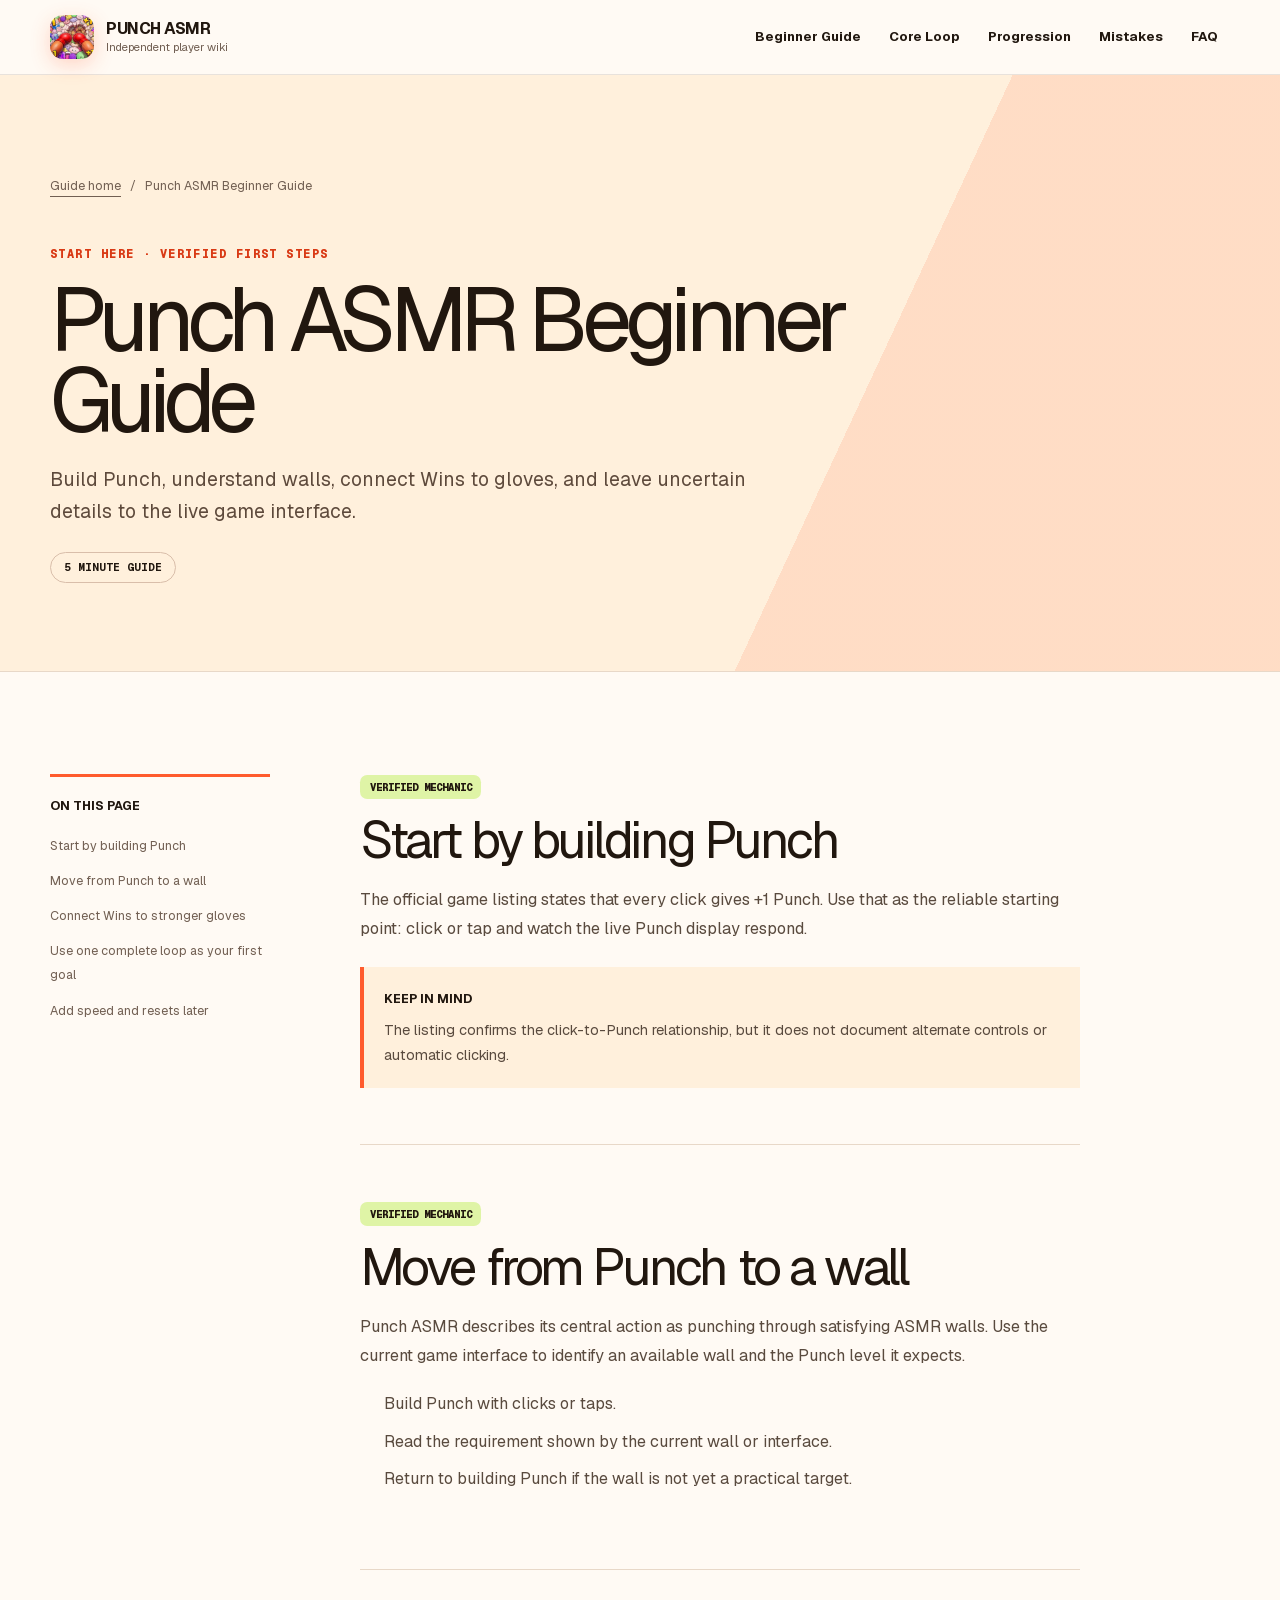
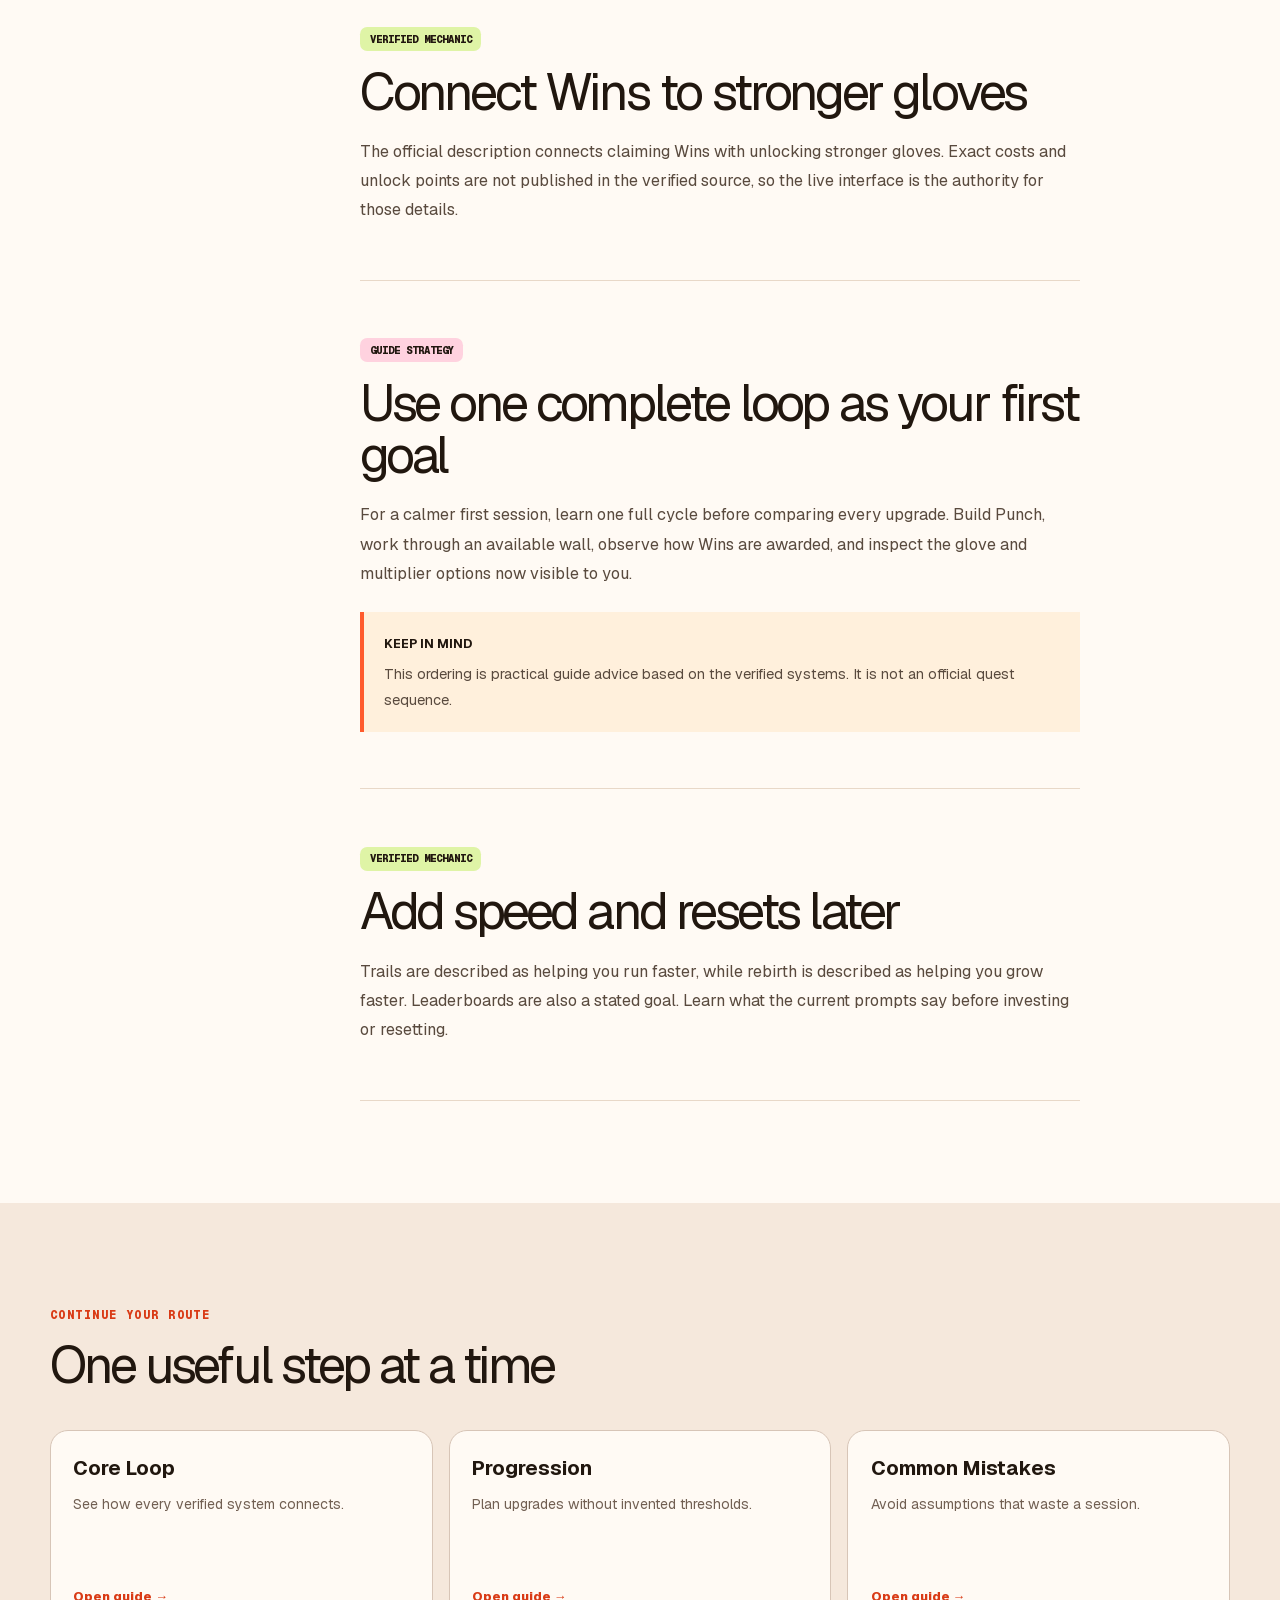
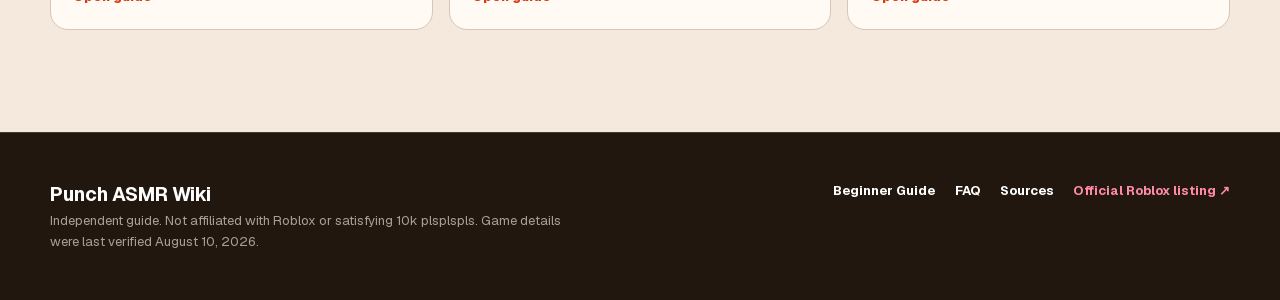
<file: beginner-guide.html>
<!DOCTYPE html><html lang="en"><head><meta charSet="utf-8"/><meta name="viewport" content="width=device-width, initial-scale=1"/><link rel="preload" href="/_next/static/media/797e433ab948586e-s.p.08e28id.o-okb.woff2" as="font" crossorigin="" type="font/woff2"/><link rel="preload" href="/_next/static/media/caa3a2e1cccd8315-s.p.09~u27dqhyhd6.woff2" as="font" crossorigin="" type="font/woff2"/><link rel="preload" as="image" href="/game/official-icon.png"/><link rel="stylesheet" href="/_next/static/chunks/13ftcr8fi25o6.css" data-precedence="next"/><link rel="preload" as="script" fetchPriority="low" href="/_next/static/chunks/17mva4r3w4ar9.js"/><script src="/_next/static/chunks/0cvhm5naa0fv3.js" async=""></script><script src="/_next/static/chunks/0o~gr3zy.zjpe.js" async=""></script><script src="/_next/static/chunks/02zrup2rkfnig.js" async=""></script><script src="/_next/static/chunks/turbopack-0a3gn5e~cv~ez.js" async=""></script><script src="/_next/static/chunks/0pgkwq_zces4f.js" async=""></script><script src="/_next/static/chunks/102oba10-8nfk.js" async=""></script><meta name="next-size-adjust" content=""/><meta name="theme-color" content="#ff5b2d"/><meta name="color-scheme" content="light"/><title>Punch ASMR Beginner Guide | Punch ASMR Wiki</title><meta name="description" content="A verified first-session route for building Punch, breaking walls, claiming Wins, and reading upgrades safely in Punch ASMR."/><meta name="application-name" content="Punch ASMR Wiki"/><link rel="manifest" href="/manifest.webmanifest"/><meta name="keywords" content="Punch ASMR,Punch ASMR wiki,Punch ASMR beginner guide,Punch ASMR progression,Punch ASMR Roblox"/><meta name="robots" content="index, follow"/><link rel="canonical" href="https://punchasmr.wiki/beginner-guide"/><meta property="og:title" content="Punch ASMR Beginner Guide"/><meta property="og:description" content="A verified first-session route for building Punch, breaking walls, claiming Wins, and reading upgrades safely in Punch ASMR."/><meta property="og:url" content="https://punchasmr.wiki/beginner-guide"/><meta property="og:site_name" content="Punch ASMR Wiki"/><meta property="og:image" content="https://punchasmr.wiki/og.png"/><meta property="og:image:width" content="1672"/><meta property="og:image:height" content="941"/><meta property="og:image:alt" content="Punch ASMR Beginner Guide"/><meta property="og:type" content="article"/><meta name="twitter:card" content="summary_large_image"/><meta name="twitter:title" content="Punch ASMR Beginner Guide"/><meta name="twitter:description" content="A verified first-session route for building Punch, breaking walls, claiming Wins, and reading upgrades safely in Punch ASMR."/><meta name="twitter:image" content="https://punchasmr.wiki/og.png"/><link rel="icon" href="/game/official-icon.png" type="image/png" sizes="512x512"/><link rel="apple-touch-icon" href="/game/official-icon.png" type="image/png" sizes="512x512"/><script src="/_next/static/chunks/03~yq9q893hmn.js" noModule=""></script></head><body class="geist_a71539c9-module__T19VSG__variable geist_mono_8d43a2aa-module__8Li5zG__variable"><div hidden=""><!--$--><!--/$--></div><a class="skip-link" href="#main-content">Skip to content</a><header class="site-header"><div class="nav-shell"><a class="brand" aria-label="Punch ASMR Wiki home" href="/"><img alt="" width="44" height="44" decoding="async" data-nimg="1" style="color:transparent" src="/game/official-icon.png"/><span><strong>PUNCH ASMR</strong><small>Independent player wiki</small></span></a><nav class="primary-nav" aria-label="Primary navigation"><a href="/beginner-guide">Beginner Guide</a><a href="/core-loop">Core Loop</a><a href="/progression">Progression</a><a href="/common-mistakes">Mistakes</a><a href="/faq">FAQ</a></nav></div></header><main id="main-content"><section class="guide-hero"><div class="content-shell"><nav class="breadcrumbs" aria-label="Breadcrumb"><a href="/">Guide home</a><span aria-hidden="true">/</span><span>Punch ASMR Beginner Guide</span></nav><p class="eyebrow">Start here · verified first steps</p><h1>Punch ASMR Beginner Guide</h1><p class="guide-deck">Build Punch, understand walls, connect Wins to gloves, and leave uncertain details to the live game interface.</p><span class="reading-time">5 minute guide</span></div></section><div class="article-layout content-shell"><aside class="toc" aria-label="On this page"><strong>On this page</strong><ol><li><a href="#first-punch">Start by building Punch</a></li><li><a href="#first-wall">Move from Punch to a wall</a></li><li><a href="#wins-and-gloves">Connect Wins to stronger gloves</a></li><li><a href="#first-session-plan">Use one complete loop as your first goal</a></li><li><a href="#what-next">Add speed and resets later</a></li></ol></aside><article class="guide-article"><section id="first-punch"><span class="evidence-tag evidence-verified-mechanic">Verified mechanic</span><h2>Start by building Punch</h2><p>The official game listing states that every click gives +1 Punch. Use that as the reliable starting point: click or tap and watch the live Punch display respond.</p><div class="field-note"><strong>Keep in mind</strong><p>The listing confirms the click-to-Punch relationship, but it does not document alternate controls or automatic clicking.</p></div></section><section id="first-wall"><span class="evidence-tag evidence-verified-mechanic">Verified mechanic</span><h2>Move from Punch to a wall</h2><p>Punch ASMR describes its central action as punching through satisfying ASMR walls. Use the current game interface to identify an available wall and the Punch level it expects.</p><ul class="field-list"><li>Build Punch with clicks or taps.</li><li>Read the requirement shown by the current wall or interface.</li><li>Return to building Punch if the wall is not yet a practical target.</li></ul></section><section id="wins-and-gloves"><span class="evidence-tag evidence-verified-mechanic">Verified mechanic</span><h2>Connect Wins to stronger gloves</h2><p>The official description connects claiming Wins with unlocking stronger gloves. Exact costs and unlock points are not published in the verified source, so the live interface is the authority for those details.</p></section><section id="first-session-plan"><span class="evidence-tag evidence-guide-strategy">Guide strategy</span><h2>Use one complete loop as your first goal</h2><p>For a calmer first session, learn one full cycle before comparing every upgrade. Build Punch, work through an available wall, observe how Wins are awarded, and inspect the glove and multiplier options now visible to you.</p><div class="field-note"><strong>Keep in mind</strong><p>This ordering is practical guide advice based on the verified systems. It is not an official quest sequence.</p></div></section><section id="what-next"><span class="evidence-tag evidence-verified-mechanic">Verified mechanic</span><h2>Add speed and resets later</h2><p>Trails are described as helping you run faster, while rebirth is described as helping you grow faster. Leaderboards are also a stated goal. Learn what the current prompts say before investing or resetting.</p></section></article></div><section class="keep-reading"><div class="content-shell"><p class="eyebrow">Continue your route</p><h2>One useful step at a time</h2><div class="related-grid"><a class="related-card" href="/core-loop"><strong>Core Loop</strong><span>See how every verified system connects.</span><em>Open guide →</em></a><a class="related-card" href="/progression"><strong>Progression</strong><span>Plan upgrades without invented thresholds.</span><em>Open guide →</em></a><a class="related-card" href="/common-mistakes"><strong>Common Mistakes</strong><span>Avoid assumptions that waste a session.</span><em>Open guide →</em></a></div></div></section><script type="application/ld+json">{"@context":"https://schema.org","@type":"Article","headline":"Punch ASMR Beginner Guide","description":"Build Punch, understand walls, connect Wins to gloves, and leave uncertain details to the live game interface.","url":"https://punchasmr.wiki/beginner-guide","dateModified":"2026-08-10","author":{"@type":"Organization","name":"Punch ASMR Wiki"}}</script><!--$--><!--/$--></main><footer class="site-footer"><div class="footer-grid"><div><strong>Punch ASMR Wiki</strong><p>Independent guide. Not affiliated with Roblox or <!-- -->satisfying 10k plsplspls<!-- -->. Game details were last verified <!-- -->August 10, 2026<!-- -->.</p></div><nav aria-label="Footer navigation"><a href="/beginner-guide">Beginner Guide</a><a href="/faq">FAQ</a><a href="/sources">Sources</a><a href="https://www.roblox.com/games/74080621118028/Punch-ASMR" rel="noreferrer">Official Roblox listing ↗</a></nav></div></footer><script type="application/ld+json">{"@context":"https://schema.org","@type":"WebSite","name":"Punch ASMR Wiki","url":"https://punchasmr.wiki","description":"An independent, source-aware beginner guide for Punch ASMR on Roblox.","isAccessibleForFree":true,"inLanguage":"en","about":{"@type":"VideoGame","name":"[🌍W2] Punch ASMR!","gamePlatform":"Roblox"}}</script><script src="/_next/static/chunks/17mva4r3w4ar9.js" id="_R_" async=""></script><script>(self.__next_f=self.__next_f||[]).push([0])</script><script>self.__next_f.push([1,"1:\"$Sreact.fragment\"\n2:I[33609,[\"/_next/static/chunks/0pgkwq_zces4f.js\",\"/_next/static/chunks/102oba10-8nfk.js\"],\"\"]\n3:I[85019,[\"/_next/static/chunks/0pgkwq_zces4f.js\",\"/_next/static/chunks/102oba10-8nfk.js\"],\"Image\"]\n4:I[17996,[\"/_next/static/chunks/0pgkwq_zces4f.js\",\"/_next/static/chunks/102oba10-8nfk.js\"],\"default\"]\n5:I[96351,[\"/_next/static/chunks/0pgkwq_zces4f.js\",\"/_next/static/chunks/102oba10-8nfk.js\"],\"default\"]\n11:I[43169,[\"/_next/static/chunks/0pgkwq_zces4f.js\",\"/_next/static/chunks/102oba10-8nfk.js\"],\"default\",1]\n:HL[\"/_next/static/chunks/13ftcr8fi25o6.css\",\"style\"]\n:HL[\"/_next/static/media/797e433ab948586e-s.p.08e28id.o-okb.woff2\",\"font\",{\"crossOrigin\":\"\",\"type\":\"font/woff2\"}]\n:HL[\"/_next/static/media/caa3a2e1cccd8315-s.p.09~u27dqhyhd6.woff2\",\"font\",{\"crossOrigin\":\"\",\"type\":\"font/woff2\"}]\n"])</script><script>self.__next_f.push([1,"0:{\"P\":null,\"c\":[\"\",\"beginner-guide\"],\"q\":\"\",\"i\":false,\"f\":[[[\"\",{\"children\":[\"beginner-guide\",{\"children\":[\"__PAGE__\",{}]}]},\"$undefined\",\"$undefined\",16],[[\"$\",\"$1\",\"c\",{\"children\":[[[\"$\",\"link\",\"0\",{\"rel\":\"stylesheet\",\"href\":\"/_next/static/chunks/13ftcr8fi25o6.css\",\"precedence\":\"next\",\"crossOrigin\":\"$undefined\",\"nonce\":\"$undefined\"}],[\"$\",\"script\",\"script-0\",{\"src\":\"/_next/static/chunks/0pgkwq_zces4f.js\",\"async\":true,\"nonce\":\"$undefined\"}],[\"$\",\"script\",\"script-1\",{\"src\":\"/_next/static/chunks/102oba10-8nfk.js\",\"async\":true,\"nonce\":\"$undefined\"}]],[\"$\",\"html\",null,{\"lang\":\"en\",\"children\":[\"$\",\"body\",null,{\"className\":\"geist_a71539c9-module__T19VSG__variable geist_mono_8d43a2aa-module__8Li5zG__variable\",\"children\":[[\"$\",\"a\",null,{\"className\":\"skip-link\",\"href\":\"#main-content\",\"children\":\"Skip to content\"}],[\"$\",\"header\",null,{\"className\":\"site-header\",\"children\":[\"$\",\"div\",null,{\"className\":\"nav-shell\",\"children\":[[\"$\",\"$L2\",null,{\"className\":\"brand\",\"href\":\"/\",\"aria-label\":\"Punch ASMR Wiki home\",\"children\":[[\"$\",\"$L3\",null,{\"src\":\"/game/official-icon.png\",\"alt\":\"\",\"width\":44,\"height\":44,\"priority\":true}],[\"$\",\"span\",null,{\"children\":[[\"$\",\"strong\",null,{\"children\":\"PUNCH ASMR\"}],[\"$\",\"small\",null,{\"children\":\"Independent player wiki\"}]]}]]}],[\"$\",\"nav\",null,{\"className\":\"primary-nav\",\"aria-label\":\"Primary navigation\",\"children\":[[\"$\",\"$L2\",\"/beginner-guide\",{\"href\":\"/beginner-guide\",\"children\":\"Beginner Guide\"}],[\"$\",\"$L2\",\"/core-loop\",{\"href\":\"/core-loop\",\"children\":\"Core Loop\"}],[\"$\",\"$L2\",\"/progression\",{\"href\":\"/progression\",\"children\":\"Progression\"}],[\"$\",\"$L2\",\"/common-mistakes\",{\"href\":\"/common-mistakes\",\"children\":\"Mistakes\"}],[\"$\",\"$L2\",\"/faq\",{\"href\":\"/faq\",\"children\":\"FAQ\"}]]}]]}]}],[\"$\",\"main\",null,{\"id\":\"main-content\",\"children\":[\"$\",\"$L4\",null,{\"parallelRouterKey\":\"children\",\"error\":\"$undefined\",\"errorStyles\":\"$undefined\",\"errorScripts\":\"$undefined\",\"template\":[\"$\",\"$L5\",null,{}],\"templateStyles\":\"$undefined\",\"templateScripts\":\"$undefined\",\"notFound\":[[[\"$\",\"title\",null,{\"children\":\"404: This page could not be found.\"}],[\"$\",\"div\",null,{\"style\":{\"fontFamily\":\"system-ui,\\\"Segoe UI\\\",Roboto,Helvetica,Arial,sans-serif,\\\"Apple Color Emoji\\\",\\\"Segoe UI Emoji\\\"\",\"height\":\"100vh\",\"textAlign\":\"center\",\"display\":\"flex\",\"flexDirection\":\"column\",\"alignItems\":\"center\",\"justifyContent\":\"center\"},\"children\":[\"$\",\"div\",null,{\"children\":[[\"$\",\"style\",null,{\"dangerouslySetInnerHTML\":{\"__html\":\"body{color:#000;background:#fff;margin:0}.next-error-h1{border-right:1px solid rgba(0,0,0,.3)}@media (prefers-color-scheme:dark){body{color:#fff;background:#000}.next-error-h1{border-right:1px solid rgba(255,255,255,.3)}}\"}}],[\"$\",\"h1\",null,{\"className\":\"next-error-h1\",\"style\":{\"display\":\"inline-block\",\"margin\":\"0 20px 0 0\",\"padding\":\"0 23px 0 0\",\"fontSize\":24,\"fontWeight\":500,\"verticalAlign\":\"top\",\"lineHeight\":\"49px\"},\"children\":404}],[\"$\",\"div\",null,{\"style\":{\"display\":\"inline-block\"},\"children\":[\"$\",\"h2\",null,{\"style\":{\"fontSize\":14,\"fontWeight\":400,\"lineHeight\":\"49px\",\"margin\":0},\"children\":\"This page could not be found.\"}]}]]}]}]],[]],\"forbidden\":\"$undefined\",\"unauthorized\":\"$undefined\"}]}],[\"$\",\"footer\",null,{\"className\":\"site-footer\",\"children\":[\"$\",\"div\",null,{\"className\":\"footer-grid\",\"children\":[[\"$\",\"div\",null,{\"children\":[[\"$\",\"strong\",null,{\"children\":\"Punch ASMR Wiki\"}],[\"$\",\"p\",null,{\"children\":[\"Independent guide. Not affiliated with Roblox or \",\"satisfying 10k plsplspls\",\". Game details were last verified \",\"August 10, 2026\",\".\"]}]]}],[\"$\",\"nav\",null,{\"aria-label\":\"Footer navigation\",\"children\":[[\"$\",\"$L2\",null,{\"href\":\"/beginner-guide\",\"children\":\"Beginner Guide\"}],[\"$\",\"$L2\",null,{\"href\":\"/faq\",\"children\":\"FAQ\"}],[\"$\",\"$L2\",null,{\"href\":\"/sources\",\"children\":\"Sources\"}],[\"$\",\"a\",null,{\"href\":\"https://www.roblox.com/games/74080621118028/Punch-ASMR\",\"rel\":\"noreferrer\",\"children\":\"Official Roblox listing ↗\"}]]}]]}]}],[\"$\",\"script\",null,{\"type\":\"application/ld+json\",\"dangerouslySetInnerHTML\":{\"__html\":\"{\\\"@context\\\":\\\"https://schema.org\\\",\\\"@type\\\":\\\"WebSite\\\",\\\"name\\\":\\\"Punch ASMR Wiki\\\",\\\"url\\\":\\\"https://punchasmr.wiki\\\",\\\"description\\\":\\\"An independent, source-aware beginner guide for Punch ASMR on Roblox.\\\",\\\"isAccessibleForFree\\\":true,\\\"inLanguage\\\":\\\"en\\\",\\\"about\\\":{\\\"@type\\\":\\\"VideoGame\\\",\\\"name\\\":\\\"[🌍W2] Punch ASMR!\\\",\\\"gamePlatform\\\":\\\"Roblox\\\"}}\"}}]]}]}]]}],{\"children\":[[\"$\",\"$1\",\"c\",{\"children\":[null,[\"$\",\"$L4\",null,{\"parallelRouterKey\":\"children\",\"error\":\"$undefined\",\"errorStyles\":\"$undefined\",\"errorScripts\":\"$undefined\",\"template\":[\"$\",\"$L5\",null,{}],\"templateStyles\":\"$undefined\",\"templateScripts\":\"$undefined\",\"notFound\":\"$undefined\",\"forbidden\":\"$undefined\",\"unauthorized\":\"$undefined\"}]]}],{\"children\":[[\"$\",\"$1\",\"c\",{\"children\":[[[\"$\",\"section\",null,{\"className\":\"guide-hero\",\"children\":[\"$\",\"div\",null,{\"className\":\"content-shell\",\"children\":[\"$L6\",\"$L7\",\"$L8\",\"$L9\",\"$La\"]}]}],\"$Lb\",\"$Lc\",\"$Ld\"],null,\"$Le\"]}],{},null,false,null]},null,false,\"$@f\"]},null,false,null],\"$L10\",false]],\"m\":\"$undefined\",\"G\":[\"$11\",[\"$L12\"]],\"S\":true,\"h\":null,\"s\":\"$undefined\",\"l\":\"$undefined\",\"p\":\"$undefined\",\"d\":\"$undefined\",\"b\":\"_FrqckNk8WWtGq6V1yho2\"}\n"])</script><script>self.__next_f.push([1,"15:I[79126,[\"/_next/static/chunks/0pgkwq_zces4f.js\",\"/_next/static/chunks/102oba10-8nfk.js\"],\"OutletBoundary\"]\n16:\"$Sreact.suspense\"\n19:I[79126,[\"/_next/static/chunks/0pgkwq_zces4f.js\",\"/_next/static/chunks/102oba10-8nfk.js\"],\"ViewportBoundary\"]\n1b:I[79126,[\"/_next/static/chunks/0pgkwq_zces4f.js\",\"/_next/static/chunks/102oba10-8nfk.js\"],\"MetadataBoundary\"]\n6:[\"$\",\"nav\",null,{\"className\":\"breadcrumbs\",\"aria-label\":\"Breadcrumb\",\"children\":[[\"$\",\"$L2\",null,{\"href\":\"/\",\"children\":\"Guide home\"}],[\"$\",\"span\",null,{\"aria-hidden\":\"true\",\"children\":\"/\"}],[\"$\",\"span\",null,{\"children\":\"Punch ASMR Beginner Guide\"}]]}]\n7:[\"$\",\"p\",null,{\"className\":\"eyebrow\",\"children\":\"Start here · verified first steps\"}]\n8:[\"$\",\"h1\",null,{\"children\":\"Punch ASMR Beginner Guide\"}]\n9:[\"$\",\"p\",null,{\"className\":\"guide-deck\",\"children\":\"Build Punch, understand walls, connect Wins to gloves, and leave uncertain details to the live game interface.\"}]\na:[\"$\",\"span\",null,{\"className\":\"reading-time\",\"children\":\"5 minute guide\"}]\n"])</script><script>self.__next_f.push([1,"b:[\"$\",\"div\",null,{\"className\":\"article-layout content-shell\",\"children\":[[\"$\",\"aside\",null,{\"className\":\"toc\",\"aria-label\":\"On this page\",\"children\":[[\"$\",\"strong\",null,{\"children\":\"On this page\"}],[\"$\",\"ol\",null,{\"children\":[[\"$\",\"li\",\"first-punch\",{\"children\":[\"$\",\"a\",null,{\"href\":\"#first-punch\",\"children\":\"Start by building Punch\"}]}],[\"$\",\"li\",\"first-wall\",{\"children\":[\"$\",\"a\",null,{\"href\":\"#first-wall\",\"children\":\"Move from Punch to a wall\"}]}],[\"$\",\"li\",\"wins-and-gloves\",{\"children\":[\"$\",\"a\",null,{\"href\":\"#wins-and-gloves\",\"children\":\"Connect Wins to stronger gloves\"}]}],[\"$\",\"li\",\"first-session-plan\",{\"children\":[\"$\",\"a\",null,{\"href\":\"#first-session-plan\",\"children\":\"Use one complete loop as your first goal\"}]}],[\"$\",\"li\",\"what-next\",{\"children\":[\"$\",\"a\",null,{\"href\":\"#what-next\",\"children\":\"Add speed and resets later\"}]}]]}]]}],[\"$\",\"article\",null,{\"className\":\"guide-article\",\"children\":[[\"$\",\"section\",\"first-punch\",{\"id\":\"first-punch\",\"children\":[[\"$\",\"span\",null,{\"className\":\"evidence-tag evidence-verified-mechanic\",\"children\":\"Verified mechanic\"}],[\"$\",\"h2\",null,{\"children\":\"Start by building Punch\"}],[[\"$\",\"p\",\"The official game listing states that every click gives +1 Punch. Use that as the reliable starting point: click or tap and watch the live Punch display respond.\",{\"children\":\"The official game listing states that every click gives +1 Punch. Use that as the reliable starting point: click or tap and watch the live Punch display respond.\"}]],\"$undefined\",[\"$\",\"div\",null,{\"className\":\"field-note\",\"children\":[[\"$\",\"strong\",null,{\"children\":\"Keep in mind\"}],[\"$\",\"p\",null,{\"children\":\"The listing confirms the click-to-Punch relationship, but it does not document alternate controls or automatic clicking.\"}]]}]]}],[\"$\",\"section\",\"first-wall\",{\"id\":\"first-wall\",\"children\":[[\"$\",\"span\",null,{\"className\":\"evidence-tag evidence-verified-mechanic\",\"children\":\"Verified mechanic\"}],[\"$\",\"h2\",null,{\"children\":\"Move from Punch to a wall\"}],[[\"$\",\"p\",\"Punch ASMR describes its central action as punching through satisfying ASMR walls. Use the current game interface to identify an available wall and the Punch level it expects.\",{\"children\":\"Punch ASMR describes its central action as punching through satisfying ASMR walls. Use the current game interface to identify an available wall and the Punch level it expects.\"}]],[\"$\",\"ul\",null,{\"className\":\"field-list\",\"children\":[[\"$\",\"li\",\"Build Punch with clicks or taps.\",{\"children\":\"Build Punch with clicks or taps.\"}],[\"$\",\"li\",\"Read the requirement shown by the current wall or interface.\",{\"children\":\"Read the requirement shown by the current wall or interface.\"}],[\"$\",\"li\",\"Return to building Punch if the wall is not yet a practical target.\",{\"children\":\"Return to building Punch if the wall is not yet a practical target.\"}]]}],\"$undefined\"]}],[\"$\",\"section\",\"wins-and-gloves\",{\"id\":\"wins-and-gloves\",\"children\":[[\"$\",\"span\",null,{\"className\":\"evidence-tag evidence-verified-mechanic\",\"children\":\"Verified mechanic\"}],[\"$\",\"h2\",null,{\"children\":\"Connect Wins to stronger gloves\"}],[[\"$\",\"p\",\"The official description connects claiming Wins with unlocking stronger gloves. Exact costs and unlock points are not published in the verified source, so the live interface is the authority for those details.\",{\"children\":\"The official description connects claiming Wins with unlocking stronger gloves. Exact costs and unlock points are not published in the verified source, so the live interface is the authority for those details.\"}]],\"$undefined\",\"$undefined\"]}],[\"$\",\"section\",\"first-session-plan\",{\"id\":\"first-session-plan\",\"children\":[[\"$\",\"span\",null,{\"className\":\"evidence-tag evidence-guide-strategy\",\"children\":\"Guide strategy\"}],[\"$\",\"h2\",null,{\"children\":\"Use one complete loop as your first goal\"}],[[\"$\",\"p\",\"For a calmer first session, learn one full cycle before comparing every upgrade. Build Punch, work through an available wall, observe how Wins are awarded, and inspect the glove and multiplier options now visible to you.\",{\"children\":\"For a calmer first session, learn one full cycle before comparing every upgrade. Build Punch, work through an available wall, observe how Wins are awarded, and inspect the glove and multiplier options now visible to you.\"}]],\"$undefined\",\"$L13\"]}],\"$L14\"]}]]}]\n"])</script><script>self.__next_f.push([1,"c:[\"$\",\"section\",null,{\"className\":\"keep-reading\",\"children\":[\"$\",\"div\",null,{\"className\":\"content-shell\",\"children\":[[\"$\",\"p\",null,{\"className\":\"eyebrow\",\"children\":\"Continue your route\"}],[\"$\",\"h2\",null,{\"children\":\"One useful step at a time\"}],[\"$\",\"div\",null,{\"className\":\"related-grid\",\"children\":[[\"$\",\"$L2\",\"/core-loop\",{\"href\":\"/core-loop\",\"className\":\"related-card\",\"children\":[[\"$\",\"strong\",null,{\"children\":\"Core Loop\"}],[\"$\",\"span\",null,{\"children\":\"See how every verified system connects.\"}],[\"$\",\"em\",null,{\"children\":\"Open guide →\"}]]}],[\"$\",\"$L2\",\"/progression\",{\"href\":\"/progression\",\"className\":\"related-card\",\"children\":[[\"$\",\"strong\",null,{\"children\":\"Progression\"}],[\"$\",\"span\",null,{\"children\":\"Plan upgrades without invented thresholds.\"}],[\"$\",\"em\",null,{\"children\":\"Open guide →\"}]]}],[\"$\",\"$L2\",\"/common-mistakes\",{\"href\":\"/common-mistakes\",\"className\":\"related-card\",\"children\":[[\"$\",\"strong\",null,{\"children\":\"Common Mistakes\"}],[\"$\",\"span\",null,{\"children\":\"Avoid assumptions that waste a session.\"}],[\"$\",\"em\",null,{\"children\":\"Open guide →\"}]]}]]}]]}]}]\nd:[\"$\",\"script\",null,{\"type\":\"application/ld+json\",\"dangerouslySetInnerHTML\":{\"__html\":\"{\\\"@context\\\":\\\"https://schema.org\\\",\\\"@type\\\":\\\"Article\\\",\\\"headline\\\":\\\"Punch ASMR Beginner Guide\\\",\\\"description\\\":\\\"Build Punch, understand walls, connect Wins to gloves, and leave uncertain details to the live game interface.\\\",\\\"url\\\":\\\"https://punchasmr.wiki/beginner-guide\\\",\\\"dateModified\\\":\\\"2026-08-10\\\",\\\"author\\\":{\\\"@type\\\":\\\"Organization\\\",\\\"name\\\":\\\"Punch ASMR Wiki\\\"}}\"}}]\ne:[\"$\",\"$L15\",null,{\"children\":[\"$\",\"$16\",null,{\"name\":\"Next.MetadataOutlet\",\"children\":\"$@17\"}]}]\n18:[]\nf:\"$W18\"\n10:[\"$\",\"$1\",\"h\",{\"children\":[null,[\"$\",\"$L19\",null,{\"children\":\"$L1a\"}],[\"$\",\"div\",null,{\"hidden\":true,\"children\":[\"$\",\"$L1b\",null,{\"children\":[\"$\",\"$16\",null,{\"name\":\"Next.Metadata\",\"children\":\"$L1c\"}]}]}],[\"$\",\"meta\",null,{\"name\":\"next-size-adjust\",\"content\":\"\"}]]}]\n12:[\"$\",\"link\",\"0\",{\"rel\":\"stylesheet\",\"href\":\"/_next/static/chunks/13ftcr8fi25o6.css\",\"precedence\":\"next\",\"crossOrigin\":\"$undefined\",\"nonce\":\"$undefined\"}]\n"])</script><script>self.__next_f.push([1,"13:[\"$\",\"div\",null,{\"className\":\"field-note\",\"children\":[[\"$\",\"strong\",null,{\"children\":\"Keep in mind\"}],[\"$\",\"p\",null,{\"children\":\"This ordering is practical guide advice based on the verified systems. It is not an official quest sequence.\"}]]}]\n14:[\"$\",\"section\",\"what-next\",{\"id\":\"what-next\",\"children\":[[\"$\",\"span\",null,{\"className\":\"evidence-tag evidence-verified-mechanic\",\"children\":\"Verified mechanic\"}],[\"$\",\"h2\",null,{\"children\":\"Add speed and resets later\"}],[[\"$\",\"p\",\"Trails are described as helping you run faster, while rebirth is described as helping you grow faster. Leaderboards are also a stated goal. Learn what the current prompts say before investing or resetting.\",{\"children\":\"Trails are described as helping you run faster, while rebirth is described as helping you grow faster. Leaderboards are also a stated goal. Learn what the current prompts say before investing or resetting.\"}]],\"$undefined\",\"$undefined\"]}]\n"])</script><script>self.__next_f.push([1,"1a:[[\"$\",\"meta\",\"0\",{\"charSet\":\"utf-8\"}],[\"$\",\"meta\",\"1\",{\"name\":\"viewport\",\"content\":\"width=device-width, initial-scale=1\"}],[\"$\",\"meta\",\"2\",{\"name\":\"theme-color\",\"content\":\"#ff5b2d\"}],[\"$\",\"meta\",\"3\",{\"name\":\"color-scheme\",\"content\":\"light\"}]]\n"])</script><script>self.__next_f.push([1,"1d:I[41398,[\"/_next/static/chunks/0pgkwq_zces4f.js\",\"/_next/static/chunks/102oba10-8nfk.js\"],\"IconMark\"]\n17:null\n"])</script><script>self.__next_f.push([1,"1c:[[\"$\",\"title\",\"0\",{\"children\":\"Punch ASMR Beginner Guide | Punch ASMR Wiki\"}],[\"$\",\"meta\",\"1\",{\"name\":\"description\",\"content\":\"A verified first-session route for building Punch, breaking walls, claiming Wins, and reading upgrades safely in Punch ASMR.\"}],[\"$\",\"meta\",\"2\",{\"name\":\"application-name\",\"content\":\"Punch ASMR Wiki\"}],[\"$\",\"link\",\"3\",{\"rel\":\"manifest\",\"href\":\"/manifest.webmanifest\",\"crossOrigin\":\"$undefined\"}],[\"$\",\"meta\",\"4\",{\"name\":\"keywords\",\"content\":\"Punch ASMR,Punch ASMR wiki,Punch ASMR beginner guide,Punch ASMR progression,Punch ASMR Roblox\"}],[\"$\",\"meta\",\"5\",{\"name\":\"robots\",\"content\":\"index, follow\"}],[\"$\",\"link\",\"6\",{\"rel\":\"canonical\",\"href\":\"https://punchasmr.wiki/beginner-guide\"}],[\"$\",\"meta\",\"7\",{\"property\":\"og:title\",\"content\":\"Punch ASMR Beginner Guide\"}],[\"$\",\"meta\",\"8\",{\"property\":\"og:description\",\"content\":\"A verified first-session route for building Punch, breaking walls, claiming Wins, and reading upgrades safely in Punch ASMR.\"}],[\"$\",\"meta\",\"9\",{\"property\":\"og:url\",\"content\":\"https://punchasmr.wiki/beginner-guide\"}],[\"$\",\"meta\",\"10\",{\"property\":\"og:site_name\",\"content\":\"Punch ASMR Wiki\"}],[\"$\",\"meta\",\"11\",{\"property\":\"og:image\",\"content\":\"https://punchasmr.wiki/og.png\"}],[\"$\",\"meta\",\"12\",{\"property\":\"og:image:width\",\"content\":\"1672\"}],[\"$\",\"meta\",\"13\",{\"property\":\"og:image:height\",\"content\":\"941\"}],[\"$\",\"meta\",\"14\",{\"property\":\"og:image:alt\",\"content\":\"Punch ASMR Beginner Guide\"}],[\"$\",\"meta\",\"15\",{\"property\":\"og:type\",\"content\":\"article\"}],[\"$\",\"meta\",\"16\",{\"name\":\"twitter:card\",\"content\":\"summary_large_image\"}],[\"$\",\"meta\",\"17\",{\"name\":\"twitter:title\",\"content\":\"Punch ASMR Beginner Guide\"}],[\"$\",\"meta\",\"18\",{\"name\":\"twitter:description\",\"content\":\"A verified first-session route for building Punch, breaking walls, claiming Wins, and reading upgrades safely in Punch ASMR.\"}],[\"$\",\"meta\",\"19\",{\"name\":\"twitter:image\",\"content\":\"https://punchasmr.wiki/og.png\"}],[\"$\",\"link\",\"20\",{\"rel\":\"icon\",\"href\":\"/game/official-icon.png\",\"type\":\"image/png\",\"sizes\":\"512x512\"}],[\"$\",\"link\",\"21\",{\"rel\":\"apple-touch-icon\",\"href\":\"/game/official-icon.png\",\"type\":\"image/png\",\"sizes\":\"512x512\"}],[\"$\",\"$L1d\",\"22\",{}]]\n"])</script>  <!-- adsterra-code-handoff:artifact-runtime:start -->
  <script type="module" src="/adsterra/runtime.js" data-adsterra-artifact-runtime data-global-fallback="true"></script>
  <!-- adsterra-code-handoff:artifact-runtime:end -->
</body></html>
</file>
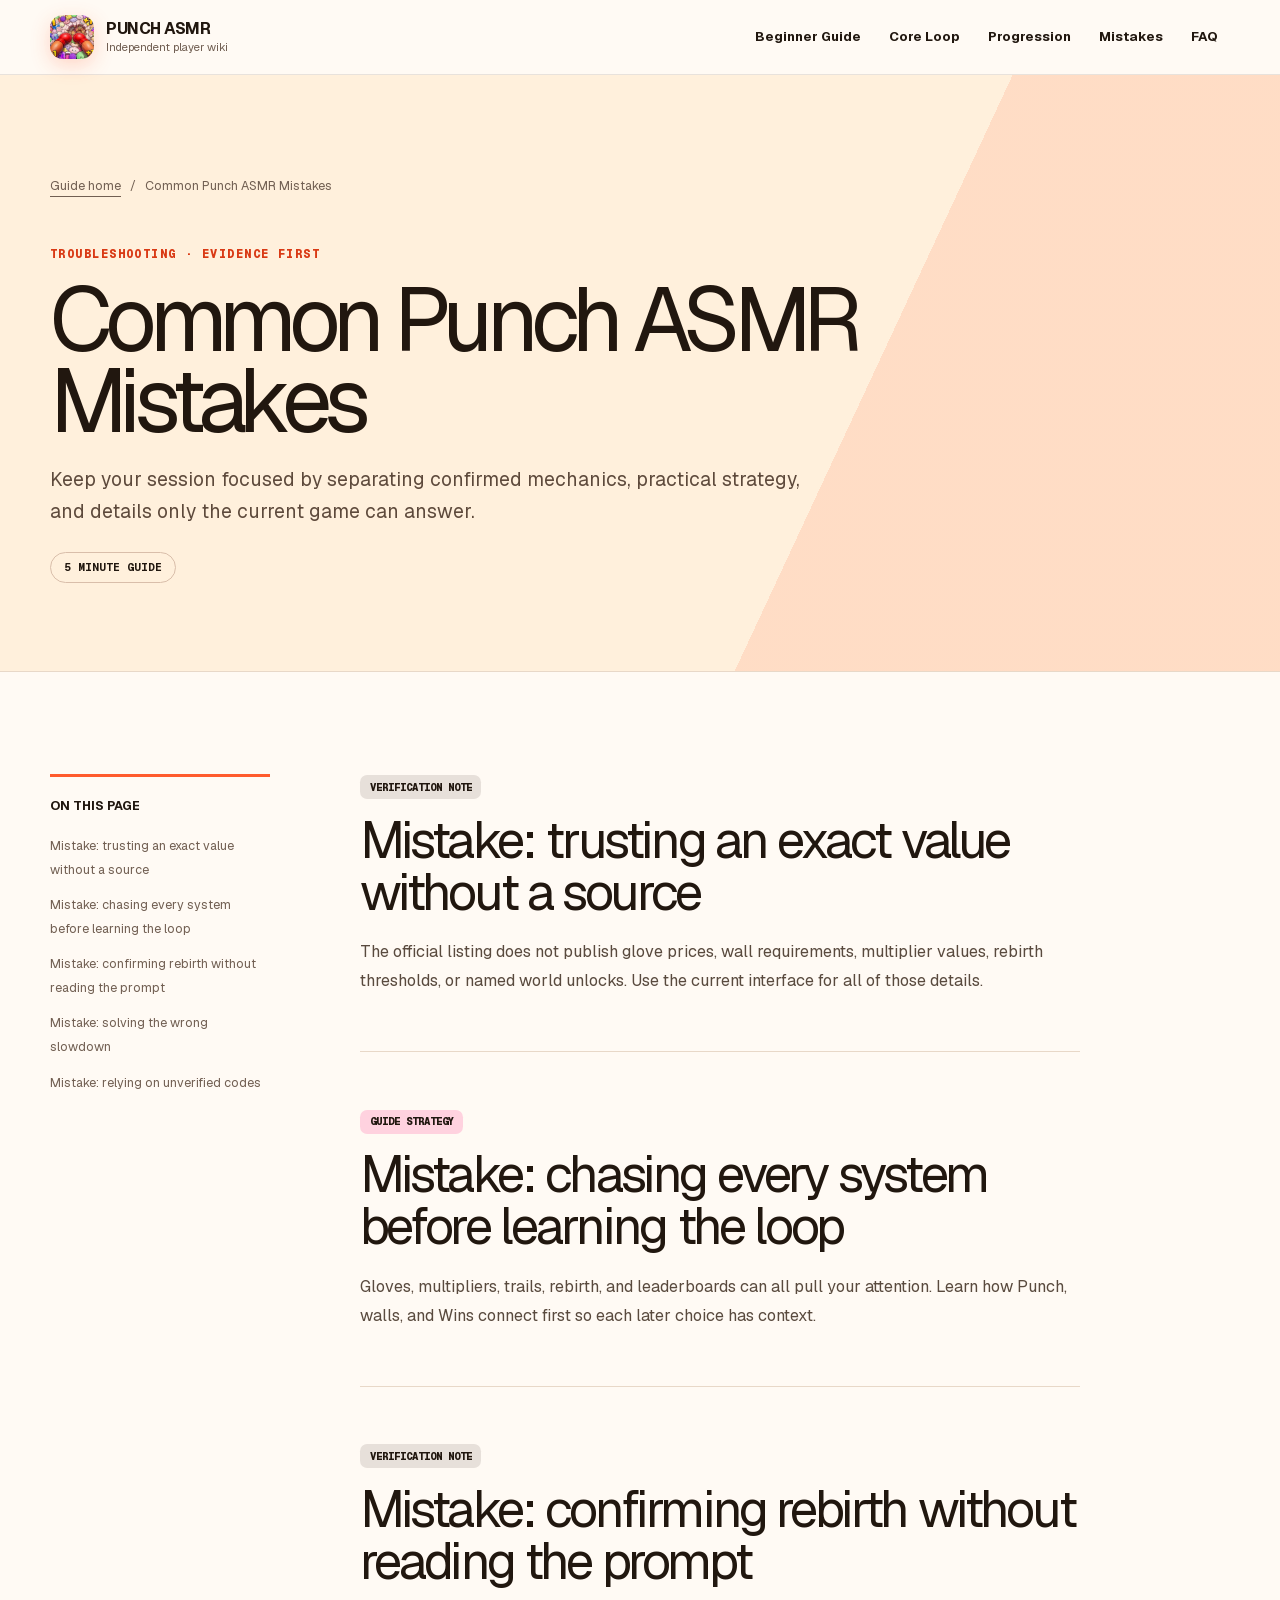
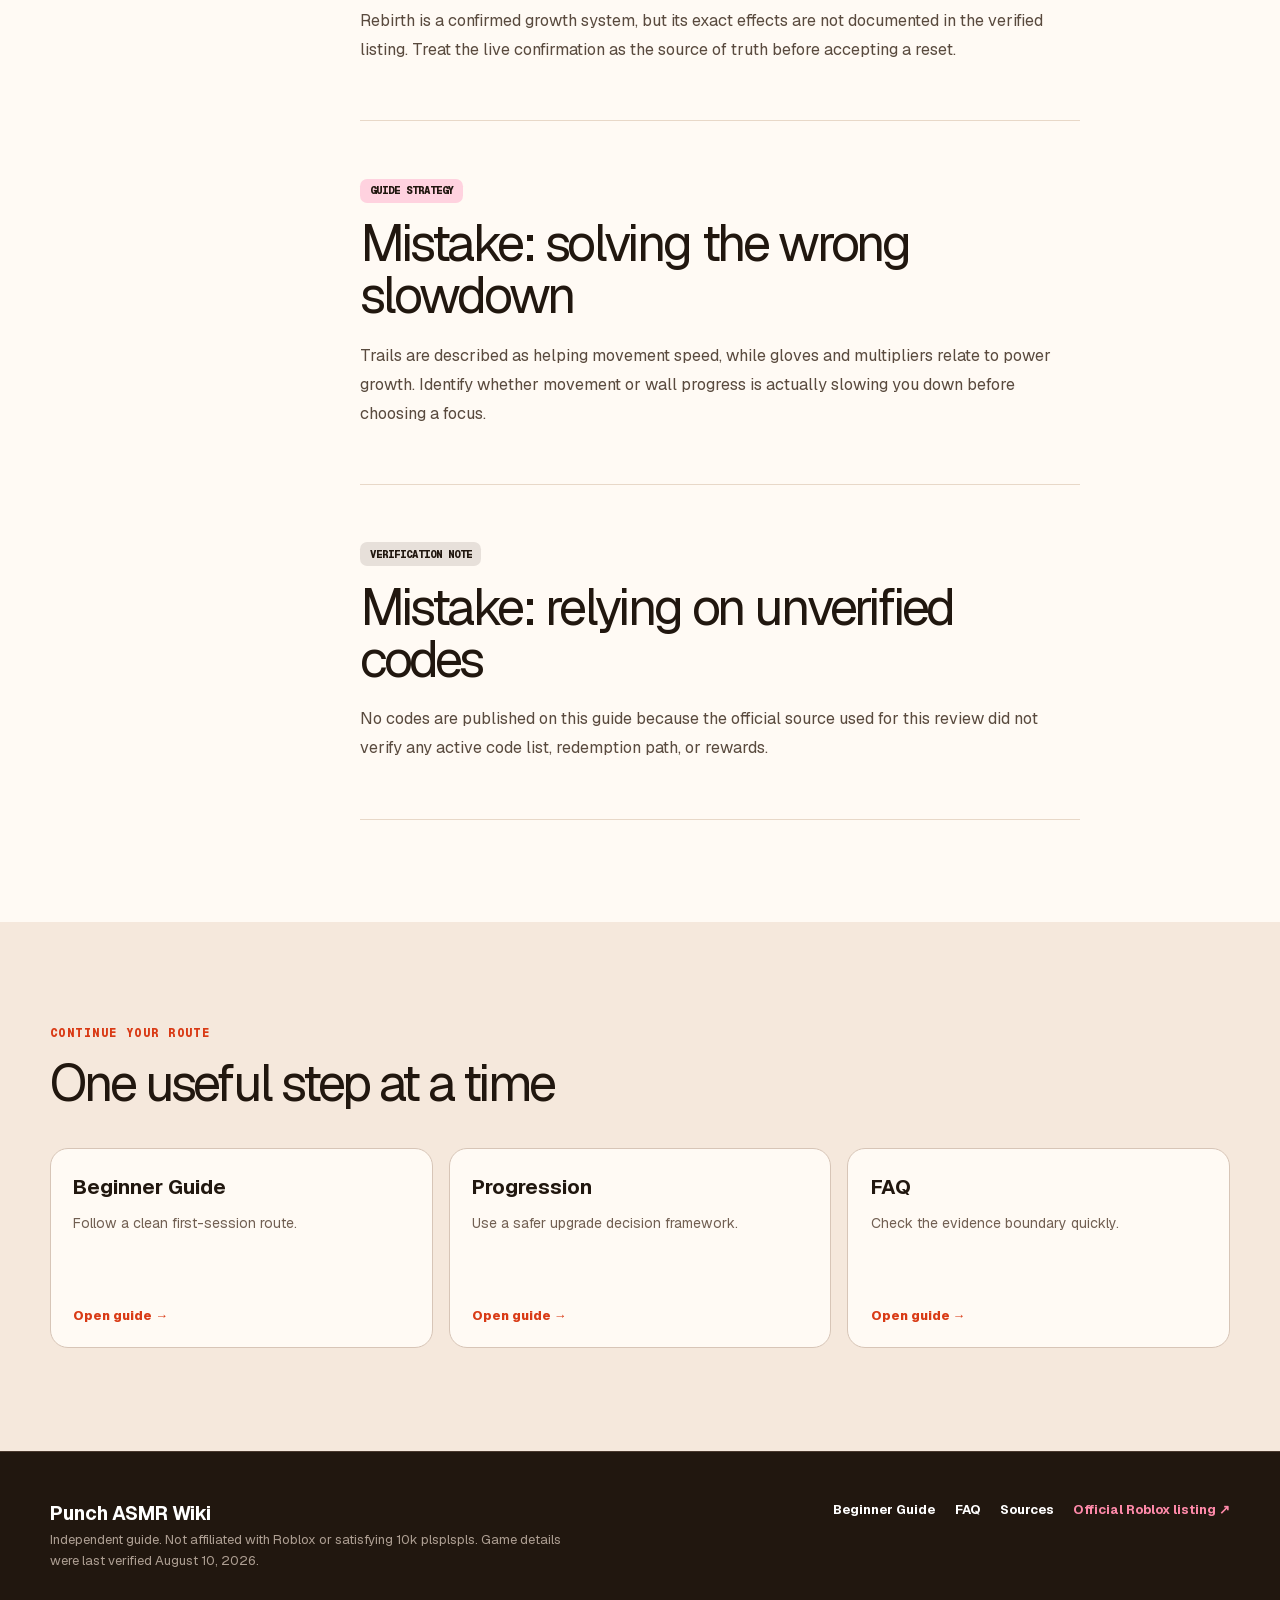
<file: common-mistakes.html>
<!DOCTYPE html><html lang="en"><head><meta charSet="utf-8"/><meta name="viewport" content="width=device-width, initial-scale=1"/><link rel="preload" href="/_next/static/media/797e433ab948586e-s.p.08e28id.o-okb.woff2" as="font" crossorigin="" type="font/woff2"/><link rel="preload" href="/_next/static/media/caa3a2e1cccd8315-s.p.09~u27dqhyhd6.woff2" as="font" crossorigin="" type="font/woff2"/><link rel="preload" as="image" href="/game/official-icon.png"/><link rel="stylesheet" href="/_next/static/chunks/13ftcr8fi25o6.css" data-precedence="next"/><link rel="preload" as="script" fetchPriority="low" href="/_next/static/chunks/17mva4r3w4ar9.js"/><script src="/_next/static/chunks/0cvhm5naa0fv3.js" async=""></script><script src="/_next/static/chunks/0o~gr3zy.zjpe.js" async=""></script><script src="/_next/static/chunks/02zrup2rkfnig.js" async=""></script><script src="/_next/static/chunks/turbopack-0a3gn5e~cv~ez.js" async=""></script><script src="/_next/static/chunks/0pgkwq_zces4f.js" async=""></script><script src="/_next/static/chunks/102oba10-8nfk.js" async=""></script><meta name="next-size-adjust" content=""/><meta name="theme-color" content="#ff5b2d"/><meta name="color-scheme" content="light"/><title>Punch ASMR Common Mistakes | Punch ASMR Wiki</title><meta name="description" content="Avoid common Punch ASMR beginner mistakes: guessed requirements, stale prices, rushed rebirths, and confusing advice with official facts."/><meta name="application-name" content="Punch ASMR Wiki"/><link rel="manifest" href="/manifest.webmanifest"/><meta name="keywords" content="Punch ASMR,Punch ASMR wiki,Punch ASMR beginner guide,Punch ASMR progression,Punch ASMR Roblox"/><meta name="robots" content="index, follow"/><link rel="canonical" href="https://punchasmr.wiki/common-mistakes"/><meta property="og:title" content="Punch ASMR Common Mistakes"/><meta property="og:description" content="Avoid common Punch ASMR beginner mistakes: guessed requirements, stale prices, rushed rebirths, and confusing advice with official facts."/><meta property="og:url" content="https://punchasmr.wiki/common-mistakes"/><meta property="og:site_name" content="Punch ASMR Wiki"/><meta property="og:image" content="https://punchasmr.wiki/og.png"/><meta property="og:image:width" content="1672"/><meta property="og:image:height" content="941"/><meta property="og:image:alt" content="Punch ASMR Beginner Guide"/><meta property="og:type" content="article"/><meta name="twitter:card" content="summary_large_image"/><meta name="twitter:title" content="Punch ASMR Common Mistakes"/><meta name="twitter:description" content="Avoid common Punch ASMR beginner mistakes: guessed requirements, stale prices, rushed rebirths, and confusing advice with official facts."/><meta name="twitter:image" content="https://punchasmr.wiki/og.png"/><link rel="icon" href="/game/official-icon.png" type="image/png" sizes="512x512"/><link rel="apple-touch-icon" href="/game/official-icon.png" type="image/png" sizes="512x512"/><script src="/_next/static/chunks/03~yq9q893hmn.js" noModule=""></script></head><body class="geist_a71539c9-module__T19VSG__variable geist_mono_8d43a2aa-module__8Li5zG__variable"><div hidden=""><!--$--><!--/$--></div><a class="skip-link" href="#main-content">Skip to content</a><header class="site-header"><div class="nav-shell"><a class="brand" aria-label="Punch ASMR Wiki home" href="/"><img alt="" width="44" height="44" decoding="async" data-nimg="1" style="color:transparent" src="/game/official-icon.png"/><span><strong>PUNCH ASMR</strong><small>Independent player wiki</small></span></a><nav class="primary-nav" aria-label="Primary navigation"><a href="/beginner-guide">Beginner Guide</a><a href="/core-loop">Core Loop</a><a href="/progression">Progression</a><a href="/common-mistakes">Mistakes</a><a href="/faq">FAQ</a></nav></div></header><main id="main-content"><section class="guide-hero"><div class="content-shell"><nav class="breadcrumbs" aria-label="Breadcrumb"><a href="/">Guide home</a><span aria-hidden="true">/</span><span>Common Punch ASMR Mistakes</span></nav><p class="eyebrow">Troubleshooting · evidence first</p><h1>Common Punch ASMR Mistakes</h1><p class="guide-deck">Keep your session focused by separating confirmed mechanics, practical strategy, and details only the current game can answer.</p><span class="reading-time">5 minute guide</span></div></section><div class="article-layout content-shell"><aside class="toc" aria-label="On this page"><strong>On this page</strong><ol><li><a href="#guessing-values">Mistake: trusting an exact value without a source</a></li><li><a href="#skipping-loop">Mistake: chasing every system before learning the loop</a></li><li><a href="#rebirth-prompt">Mistake: confirming rebirth without reading the prompt</a></li><li><a href="#speed-vs-power">Mistake: solving the wrong slowdown</a></li><li><a href="#codes">Mistake: relying on unverified codes</a></li></ol></aside><article class="guide-article"><section id="guessing-values"><span class="evidence-tag evidence-verification-note">Verification note</span><h2>Mistake: trusting an exact value without a source</h2><p>The official listing does not publish glove prices, wall requirements, multiplier values, rebirth thresholds, or named world unlocks. Use the current interface for all of those details.</p></section><section id="skipping-loop"><span class="evidence-tag evidence-guide-strategy">Guide strategy</span><h2>Mistake: chasing every system before learning the loop</h2><p>Gloves, multipliers, trails, rebirth, and leaderboards can all pull your attention. Learn how Punch, walls, and Wins connect first so each later choice has context.</p></section><section id="rebirth-prompt"><span class="evidence-tag evidence-verification-note">Verification note</span><h2>Mistake: confirming rebirth without reading the prompt</h2><p>Rebirth is a confirmed growth system, but its exact effects are not documented in the verified listing. Treat the live confirmation as the source of truth before accepting a reset.</p></section><section id="speed-vs-power"><span class="evidence-tag evidence-guide-strategy">Guide strategy</span><h2>Mistake: solving the wrong slowdown</h2><p>Trails are described as helping movement speed, while gloves and multipliers relate to power growth. Identify whether movement or wall progress is actually slowing you down before choosing a focus.</p></section><section id="codes"><span class="evidence-tag evidence-verification-note">Verification note</span><h2>Mistake: relying on unverified codes</h2><p>No codes are published on this guide because the official source used for this review did not verify any active code list, redemption path, or rewards.</p></section></article></div><section class="keep-reading"><div class="content-shell"><p class="eyebrow">Continue your route</p><h2>One useful step at a time</h2><div class="related-grid"><a class="related-card" href="/beginner-guide"><strong>Beginner Guide</strong><span>Follow a clean first-session route.</span><em>Open guide →</em></a><a class="related-card" href="/progression"><strong>Progression</strong><span>Use a safer upgrade decision framework.</span><em>Open guide →</em></a><a class="related-card" href="/faq"><strong>FAQ</strong><span>Check the evidence boundary quickly.</span><em>Open guide →</em></a></div></div></section><script type="application/ld+json">{"@context":"https://schema.org","@type":"Article","headline":"Common Punch ASMR Mistakes","description":"Keep your session focused by separating confirmed mechanics, practical strategy, and details only the current game can answer.","url":"https://punchasmr.wiki/common-mistakes","dateModified":"2026-08-10","author":{"@type":"Organization","name":"Punch ASMR Wiki"}}</script><!--$--><!--/$--></main><footer class="site-footer"><div class="footer-grid"><div><strong>Punch ASMR Wiki</strong><p>Independent guide. Not affiliated with Roblox or <!-- -->satisfying 10k plsplspls<!-- -->. Game details were last verified <!-- -->August 10, 2026<!-- -->.</p></div><nav aria-label="Footer navigation"><a href="/beginner-guide">Beginner Guide</a><a href="/faq">FAQ</a><a href="/sources">Sources</a><a href="https://www.roblox.com/games/74080621118028/Punch-ASMR" rel="noreferrer">Official Roblox listing ↗</a></nav></div></footer><script type="application/ld+json">{"@context":"https://schema.org","@type":"WebSite","name":"Punch ASMR Wiki","url":"https://punchasmr.wiki","description":"An independent, source-aware beginner guide for Punch ASMR on Roblox.","isAccessibleForFree":true,"inLanguage":"en","about":{"@type":"VideoGame","name":"[🌍W2] Punch ASMR!","gamePlatform":"Roblox"}}</script><script src="/_next/static/chunks/17mva4r3w4ar9.js" id="_R_" async=""></script><script>(self.__next_f=self.__next_f||[]).push([0])</script><script>self.__next_f.push([1,"1:\"$Sreact.fragment\"\n2:I[33609,[\"/_next/static/chunks/0pgkwq_zces4f.js\",\"/_next/static/chunks/102oba10-8nfk.js\"],\"\"]\n3:I[85019,[\"/_next/static/chunks/0pgkwq_zces4f.js\",\"/_next/static/chunks/102oba10-8nfk.js\"],\"Image\"]\n4:I[17996,[\"/_next/static/chunks/0pgkwq_zces4f.js\",\"/_next/static/chunks/102oba10-8nfk.js\"],\"default\"]\n5:I[96351,[\"/_next/static/chunks/0pgkwq_zces4f.js\",\"/_next/static/chunks/102oba10-8nfk.js\"],\"default\"]\n11:I[43169,[\"/_next/static/chunks/0pgkwq_zces4f.js\",\"/_next/static/chunks/102oba10-8nfk.js\"],\"default\",1]\n:HL[\"/_next/static/chunks/13ftcr8fi25o6.css\",\"style\"]\n:HL[\"/_next/static/media/797e433ab948586e-s.p.08e28id.o-okb.woff2\",\"font\",{\"crossOrigin\":\"\",\"type\":\"font/woff2\"}]\n:HL[\"/_next/static/media/caa3a2e1cccd8315-s.p.09~u27dqhyhd6.woff2\",\"font\",{\"crossOrigin\":\"\",\"type\":\"font/woff2\"}]\n"])</script><script>self.__next_f.push([1,"0:{\"P\":null,\"c\":[\"\",\"common-mistakes\"],\"q\":\"\",\"i\":false,\"f\":[[[\"\",{\"children\":[\"common-mistakes\",{\"children\":[\"__PAGE__\",{}]}]},\"$undefined\",\"$undefined\",16],[[\"$\",\"$1\",\"c\",{\"children\":[[[\"$\",\"link\",\"0\",{\"rel\":\"stylesheet\",\"href\":\"/_next/static/chunks/13ftcr8fi25o6.css\",\"precedence\":\"next\",\"crossOrigin\":\"$undefined\",\"nonce\":\"$undefined\"}],[\"$\",\"script\",\"script-0\",{\"src\":\"/_next/static/chunks/0pgkwq_zces4f.js\",\"async\":true,\"nonce\":\"$undefined\"}],[\"$\",\"script\",\"script-1\",{\"src\":\"/_next/static/chunks/102oba10-8nfk.js\",\"async\":true,\"nonce\":\"$undefined\"}]],[\"$\",\"html\",null,{\"lang\":\"en\",\"children\":[\"$\",\"body\",null,{\"className\":\"geist_a71539c9-module__T19VSG__variable geist_mono_8d43a2aa-module__8Li5zG__variable\",\"children\":[[\"$\",\"a\",null,{\"className\":\"skip-link\",\"href\":\"#main-content\",\"children\":\"Skip to content\"}],[\"$\",\"header\",null,{\"className\":\"site-header\",\"children\":[\"$\",\"div\",null,{\"className\":\"nav-shell\",\"children\":[[\"$\",\"$L2\",null,{\"className\":\"brand\",\"href\":\"/\",\"aria-label\":\"Punch ASMR Wiki home\",\"children\":[[\"$\",\"$L3\",null,{\"src\":\"/game/official-icon.png\",\"alt\":\"\",\"width\":44,\"height\":44,\"priority\":true}],[\"$\",\"span\",null,{\"children\":[[\"$\",\"strong\",null,{\"children\":\"PUNCH ASMR\"}],[\"$\",\"small\",null,{\"children\":\"Independent player wiki\"}]]}]]}],[\"$\",\"nav\",null,{\"className\":\"primary-nav\",\"aria-label\":\"Primary navigation\",\"children\":[[\"$\",\"$L2\",\"/beginner-guide\",{\"href\":\"/beginner-guide\",\"children\":\"Beginner Guide\"}],[\"$\",\"$L2\",\"/core-loop\",{\"href\":\"/core-loop\",\"children\":\"Core Loop\"}],[\"$\",\"$L2\",\"/progression\",{\"href\":\"/progression\",\"children\":\"Progression\"}],[\"$\",\"$L2\",\"/common-mistakes\",{\"href\":\"/common-mistakes\",\"children\":\"Mistakes\"}],[\"$\",\"$L2\",\"/faq\",{\"href\":\"/faq\",\"children\":\"FAQ\"}]]}]]}]}],[\"$\",\"main\",null,{\"id\":\"main-content\",\"children\":[\"$\",\"$L4\",null,{\"parallelRouterKey\":\"children\",\"error\":\"$undefined\",\"errorStyles\":\"$undefined\",\"errorScripts\":\"$undefined\",\"template\":[\"$\",\"$L5\",null,{}],\"templateStyles\":\"$undefined\",\"templateScripts\":\"$undefined\",\"notFound\":[[[\"$\",\"title\",null,{\"children\":\"404: This page could not be found.\"}],[\"$\",\"div\",null,{\"style\":{\"fontFamily\":\"system-ui,\\\"Segoe UI\\\",Roboto,Helvetica,Arial,sans-serif,\\\"Apple Color Emoji\\\",\\\"Segoe UI Emoji\\\"\",\"height\":\"100vh\",\"textAlign\":\"center\",\"display\":\"flex\",\"flexDirection\":\"column\",\"alignItems\":\"center\",\"justifyContent\":\"center\"},\"children\":[\"$\",\"div\",null,{\"children\":[[\"$\",\"style\",null,{\"dangerouslySetInnerHTML\":{\"__html\":\"body{color:#000;background:#fff;margin:0}.next-error-h1{border-right:1px solid rgba(0,0,0,.3)}@media (prefers-color-scheme:dark){body{color:#fff;background:#000}.next-error-h1{border-right:1px solid rgba(255,255,255,.3)}}\"}}],[\"$\",\"h1\",null,{\"className\":\"next-error-h1\",\"style\":{\"display\":\"inline-block\",\"margin\":\"0 20px 0 0\",\"padding\":\"0 23px 0 0\",\"fontSize\":24,\"fontWeight\":500,\"verticalAlign\":\"top\",\"lineHeight\":\"49px\"},\"children\":404}],[\"$\",\"div\",null,{\"style\":{\"display\":\"inline-block\"},\"children\":[\"$\",\"h2\",null,{\"style\":{\"fontSize\":14,\"fontWeight\":400,\"lineHeight\":\"49px\",\"margin\":0},\"children\":\"This page could not be found.\"}]}]]}]}]],[]],\"forbidden\":\"$undefined\",\"unauthorized\":\"$undefined\"}]}],[\"$\",\"footer\",null,{\"className\":\"site-footer\",\"children\":[\"$\",\"div\",null,{\"className\":\"footer-grid\",\"children\":[[\"$\",\"div\",null,{\"children\":[[\"$\",\"strong\",null,{\"children\":\"Punch ASMR Wiki\"}],[\"$\",\"p\",null,{\"children\":[\"Independent guide. Not affiliated with Roblox or \",\"satisfying 10k plsplspls\",\". Game details were last verified \",\"August 10, 2026\",\".\"]}]]}],[\"$\",\"nav\",null,{\"aria-label\":\"Footer navigation\",\"children\":[[\"$\",\"$L2\",null,{\"href\":\"/beginner-guide\",\"children\":\"Beginner Guide\"}],[\"$\",\"$L2\",null,{\"href\":\"/faq\",\"children\":\"FAQ\"}],[\"$\",\"$L2\",null,{\"href\":\"/sources\",\"children\":\"Sources\"}],[\"$\",\"a\",null,{\"href\":\"https://www.roblox.com/games/74080621118028/Punch-ASMR\",\"rel\":\"noreferrer\",\"children\":\"Official Roblox listing ↗\"}]]}]]}]}],[\"$\",\"script\",null,{\"type\":\"application/ld+json\",\"dangerouslySetInnerHTML\":{\"__html\":\"{\\\"@context\\\":\\\"https://schema.org\\\",\\\"@type\\\":\\\"WebSite\\\",\\\"name\\\":\\\"Punch ASMR Wiki\\\",\\\"url\\\":\\\"https://punchasmr.wiki\\\",\\\"description\\\":\\\"An independent, source-aware beginner guide for Punch ASMR on Roblox.\\\",\\\"isAccessibleForFree\\\":true,\\\"inLanguage\\\":\\\"en\\\",\\\"about\\\":{\\\"@type\\\":\\\"VideoGame\\\",\\\"name\\\":\\\"[🌍W2] Punch ASMR!\\\",\\\"gamePlatform\\\":\\\"Roblox\\\"}}\"}}]]}]}]]}],{\"children\":[[\"$\",\"$1\",\"c\",{\"children\":[null,[\"$\",\"$L4\",null,{\"parallelRouterKey\":\"children\",\"error\":\"$undefined\",\"errorStyles\":\"$undefined\",\"errorScripts\":\"$undefined\",\"template\":[\"$\",\"$L5\",null,{}],\"templateStyles\":\"$undefined\",\"templateScripts\":\"$undefined\",\"notFound\":\"$undefined\",\"forbidden\":\"$undefined\",\"unauthorized\":\"$undefined\"}]]}],{\"children\":[[\"$\",\"$1\",\"c\",{\"children\":[[[\"$\",\"section\",null,{\"className\":\"guide-hero\",\"children\":[\"$\",\"div\",null,{\"className\":\"content-shell\",\"children\":[\"$L6\",\"$L7\",\"$L8\",\"$L9\",\"$La\"]}]}],\"$Lb\",\"$Lc\",\"$Ld\"],null,\"$Le\"]}],{},null,false,null]},null,false,\"$@f\"]},null,false,null],\"$L10\",false]],\"m\":\"$undefined\",\"G\":[\"$11\",[\"$L12\"]],\"S\":true,\"h\":null,\"s\":\"$undefined\",\"l\":\"$undefined\",\"p\":\"$undefined\",\"d\":\"$undefined\",\"b\":\"_FrqckNk8WWtGq6V1yho2\"}\n"])</script><script>self.__next_f.push([1,"13:I[79126,[\"/_next/static/chunks/0pgkwq_zces4f.js\",\"/_next/static/chunks/102oba10-8nfk.js\"],\"OutletBoundary\"]\n14:\"$Sreact.suspense\"\n17:I[79126,[\"/_next/static/chunks/0pgkwq_zces4f.js\",\"/_next/static/chunks/102oba10-8nfk.js\"],\"ViewportBoundary\"]\n19:I[79126,[\"/_next/static/chunks/0pgkwq_zces4f.js\",\"/_next/static/chunks/102oba10-8nfk.js\"],\"MetadataBoundary\"]\n6:[\"$\",\"nav\",null,{\"className\":\"breadcrumbs\",\"aria-label\":\"Breadcrumb\",\"children\":[[\"$\",\"$L2\",null,{\"href\":\"/\",\"children\":\"Guide home\"}],[\"$\",\"span\",null,{\"aria-hidden\":\"true\",\"children\":\"/\"}],[\"$\",\"span\",null,{\"children\":\"Common Punch ASMR Mistakes\"}]]}]\n7:[\"$\",\"p\",null,{\"className\":\"eyebrow\",\"children\":\"Troubleshooting · evidence first\"}]\n8:[\"$\",\"h1\",null,{\"children\":\"Common Punch ASMR Mistakes\"}]\n9:[\"$\",\"p\",null,{\"className\":\"guide-deck\",\"children\":\"Keep your session focused by separating confirmed mechanics, practical strategy, and details only the current game can answer.\"}]\na:[\"$\",\"span\",null,{\"className\":\"reading-time\",\"children\":\"5 minute guide\"}]\n"])</script><script>self.__next_f.push([1,"b:[\"$\",\"div\",null,{\"className\":\"article-layout content-shell\",\"children\":[[\"$\",\"aside\",null,{\"className\":\"toc\",\"aria-label\":\"On this page\",\"children\":[[\"$\",\"strong\",null,{\"children\":\"On this page\"}],[\"$\",\"ol\",null,{\"children\":[[\"$\",\"li\",\"guessing-values\",{\"children\":[\"$\",\"a\",null,{\"href\":\"#guessing-values\",\"children\":\"Mistake: trusting an exact value without a source\"}]}],[\"$\",\"li\",\"skipping-loop\",{\"children\":[\"$\",\"a\",null,{\"href\":\"#skipping-loop\",\"children\":\"Mistake: chasing every system before learning the loop\"}]}],[\"$\",\"li\",\"rebirth-prompt\",{\"children\":[\"$\",\"a\",null,{\"href\":\"#rebirth-prompt\",\"children\":\"Mistake: confirming rebirth without reading the prompt\"}]}],[\"$\",\"li\",\"speed-vs-power\",{\"children\":[\"$\",\"a\",null,{\"href\":\"#speed-vs-power\",\"children\":\"Mistake: solving the wrong slowdown\"}]}],[\"$\",\"li\",\"codes\",{\"children\":[\"$\",\"a\",null,{\"href\":\"#codes\",\"children\":\"Mistake: relying on unverified codes\"}]}]]}]]}],[\"$\",\"article\",null,{\"className\":\"guide-article\",\"children\":[[\"$\",\"section\",\"guessing-values\",{\"id\":\"guessing-values\",\"children\":[[\"$\",\"span\",null,{\"className\":\"evidence-tag evidence-verification-note\",\"children\":\"Verification note\"}],[\"$\",\"h2\",null,{\"children\":\"Mistake: trusting an exact value without a source\"}],[[\"$\",\"p\",\"The official listing does not publish glove prices, wall requirements, multiplier values, rebirth thresholds, or named world unlocks. Use the current interface for all of those details.\",{\"children\":\"The official listing does not publish glove prices, wall requirements, multiplier values, rebirth thresholds, or named world unlocks. Use the current interface for all of those details.\"}]],\"$undefined\",\"$undefined\"]}],[\"$\",\"section\",\"skipping-loop\",{\"id\":\"skipping-loop\",\"children\":[[\"$\",\"span\",null,{\"className\":\"evidence-tag evidence-guide-strategy\",\"children\":\"Guide strategy\"}],[\"$\",\"h2\",null,{\"children\":\"Mistake: chasing every system before learning the loop\"}],[[\"$\",\"p\",\"Gloves, multipliers, trails, rebirth, and leaderboards can all pull your attention. Learn how Punch, walls, and Wins connect first so each later choice has context.\",{\"children\":\"Gloves, multipliers, trails, rebirth, and leaderboards can all pull your attention. Learn how Punch, walls, and Wins connect first so each later choice has context.\"}]],\"$undefined\",\"$undefined\"]}],[\"$\",\"section\",\"rebirth-prompt\",{\"id\":\"rebirth-prompt\",\"children\":[[\"$\",\"span\",null,{\"className\":\"evidence-tag evidence-verification-note\",\"children\":\"Verification note\"}],[\"$\",\"h2\",null,{\"children\":\"Mistake: confirming rebirth without reading the prompt\"}],[[\"$\",\"p\",\"Rebirth is a confirmed growth system, but its exact effects are not documented in the verified listing. Treat the live confirmation as the source of truth before accepting a reset.\",{\"children\":\"Rebirth is a confirmed growth system, but its exact effects are not documented in the verified listing. Treat the live confirmation as the source of truth before accepting a reset.\"}]],\"$undefined\",\"$undefined\"]}],[\"$\",\"section\",\"speed-vs-power\",{\"id\":\"speed-vs-power\",\"children\":[[\"$\",\"span\",null,{\"className\":\"evidence-tag evidence-guide-strategy\",\"children\":\"Guide strategy\"}],[\"$\",\"h2\",null,{\"children\":\"Mistake: solving the wrong slowdown\"}],[[\"$\",\"p\",\"Trails are described as helping movement speed, while gloves and multipliers relate to power growth. Identify whether movement or wall progress is actually slowing you down before choosing a focus.\",{\"children\":\"Trails are described as helping movement speed, while gloves and multipliers relate to power growth. Identify whether movement or wall progress is actually slowing you down before choosing a focus.\"}]],\"$undefined\",\"$undefined\"]}],[\"$\",\"section\",\"codes\",{\"id\":\"codes\",\"children\":[[\"$\",\"span\",null,{\"className\":\"evidence-tag evidence-verification-note\",\"children\":\"Verification note\"}],[\"$\",\"h2\",null,{\"children\":\"Mistake: relying on unverified codes\"}],[[\"$\",\"p\",\"No codes are published on this guide because the official source used for this review did not verify any active code list, redemption path, or rewards.\",{\"children\":\"No codes are published on this guide because the official source used for this review did not verify any active code list, redemption path, or rewards.\"}]],\"$undefined\",\"$undefined\"]}]]}]]}]\n"])</script><script>self.__next_f.push([1,"c:[\"$\",\"section\",null,{\"className\":\"keep-reading\",\"children\":[\"$\",\"div\",null,{\"className\":\"content-shell\",\"children\":[[\"$\",\"p\",null,{\"className\":\"eyebrow\",\"children\":\"Continue your route\"}],[\"$\",\"h2\",null,{\"children\":\"One useful step at a time\"}],[\"$\",\"div\",null,{\"className\":\"related-grid\",\"children\":[[\"$\",\"$L2\",\"/beginner-guide\",{\"href\":\"/beginner-guide\",\"className\":\"related-card\",\"children\":[[\"$\",\"strong\",null,{\"children\":\"Beginner Guide\"}],[\"$\",\"span\",null,{\"children\":\"Follow a clean first-session route.\"}],[\"$\",\"em\",null,{\"children\":\"Open guide →\"}]]}],[\"$\",\"$L2\",\"/progression\",{\"href\":\"/progression\",\"className\":\"related-card\",\"children\":[[\"$\",\"strong\",null,{\"children\":\"Progression\"}],[\"$\",\"span\",null,{\"children\":\"Use a safer upgrade decision framework.\"}],[\"$\",\"em\",null,{\"children\":\"Open guide →\"}]]}],[\"$\",\"$L2\",\"/faq\",{\"href\":\"/faq\",\"className\":\"related-card\",\"children\":[[\"$\",\"strong\",null,{\"children\":\"FAQ\"}],[\"$\",\"span\",null,{\"children\":\"Check the evidence boundary quickly.\"}],[\"$\",\"em\",null,{\"children\":\"Open guide →\"}]]}]]}]]}]}]\nd:[\"$\",\"script\",null,{\"type\":\"application/ld+json\",\"dangerouslySetInnerHTML\":{\"__html\":\"{\\\"@context\\\":\\\"https://schema.org\\\",\\\"@type\\\":\\\"Article\\\",\\\"headline\\\":\\\"Common Punch ASMR Mistakes\\\",\\\"description\\\":\\\"Keep your session focused by separating confirmed mechanics, practical strategy, and details only the current game can answer.\\\",\\\"url\\\":\\\"https://punchasmr.wiki/common-mistakes\\\",\\\"dateModified\\\":\\\"2026-08-10\\\",\\\"author\\\":{\\\"@type\\\":\\\"Organization\\\",\\\"name\\\":\\\"Punch ASMR Wiki\\\"}}\"}}]\ne:[\"$\",\"$L13\",null,{\"children\":[\"$\",\"$14\",null,{\"name\":\"Next.MetadataOutlet\",\"children\":\"$@15\"}]}]\n16:[]\nf:\"$W16\"\n10:[\"$\",\"$1\",\"h\",{\"children\":[null,[\"$\",\"$L17\",null,{\"children\":\"$L18\"}],[\"$\",\"div\",null,{\"hidden\":true,\"children\":[\"$\",\"$L19\",null,{\"children\":[\"$\",\"$14\",null,{\"name\":\"Next.Metadata\",\"children\":\"$L1a\"}]}]}],[\"$\",\"meta\",null,{\"name\":\"next-size-adjust\",\"content\":\"\"}]]}]\n12:[\"$\",\"link\",\"0\",{\"rel\":\"stylesheet\",\"href\":\"/_next/static/chunks/13ftcr8fi25o6.css\",\"precedence\":\"next\",\"crossOrigin\":\"$undefined\",\"nonce\":\"$undefined\"}]\n"])</script><script>self.__next_f.push([1,"18:[[\"$\",\"meta\",\"0\",{\"charSet\":\"utf-8\"}],[\"$\",\"meta\",\"1\",{\"name\":\"viewport\",\"content\":\"width=device-width, initial-scale=1\"}],[\"$\",\"meta\",\"2\",{\"name\":\"theme-color\",\"content\":\"#ff5b2d\"}],[\"$\",\"meta\",\"3\",{\"name\":\"color-scheme\",\"content\":\"light\"}]]\n"])</script><script>self.__next_f.push([1,"1b:I[41398,[\"/_next/static/chunks/0pgkwq_zces4f.js\",\"/_next/static/chunks/102oba10-8nfk.js\"],\"IconMark\"]\n15:null\n"])</script><script>self.__next_f.push([1,"1a:[[\"$\",\"title\",\"0\",{\"children\":\"Punch ASMR Common Mistakes | Punch ASMR Wiki\"}],[\"$\",\"meta\",\"1\",{\"name\":\"description\",\"content\":\"Avoid common Punch ASMR beginner mistakes: guessed requirements, stale prices, rushed rebirths, and confusing advice with official facts.\"}],[\"$\",\"meta\",\"2\",{\"name\":\"application-name\",\"content\":\"Punch ASMR Wiki\"}],[\"$\",\"link\",\"3\",{\"rel\":\"manifest\",\"href\":\"/manifest.webmanifest\",\"crossOrigin\":\"$undefined\"}],[\"$\",\"meta\",\"4\",{\"name\":\"keywords\",\"content\":\"Punch ASMR,Punch ASMR wiki,Punch ASMR beginner guide,Punch ASMR progression,Punch ASMR Roblox\"}],[\"$\",\"meta\",\"5\",{\"name\":\"robots\",\"content\":\"index, follow\"}],[\"$\",\"link\",\"6\",{\"rel\":\"canonical\",\"href\":\"https://punchasmr.wiki/common-mistakes\"}],[\"$\",\"meta\",\"7\",{\"property\":\"og:title\",\"content\":\"Punch ASMR Common Mistakes\"}],[\"$\",\"meta\",\"8\",{\"property\":\"og:description\",\"content\":\"Avoid common Punch ASMR beginner mistakes: guessed requirements, stale prices, rushed rebirths, and confusing advice with official facts.\"}],[\"$\",\"meta\",\"9\",{\"property\":\"og:url\",\"content\":\"https://punchasmr.wiki/common-mistakes\"}],[\"$\",\"meta\",\"10\",{\"property\":\"og:site_name\",\"content\":\"Punch ASMR Wiki\"}],[\"$\",\"meta\",\"11\",{\"property\":\"og:image\",\"content\":\"https://punchasmr.wiki/og.png\"}],[\"$\",\"meta\",\"12\",{\"property\":\"og:image:width\",\"content\":\"1672\"}],[\"$\",\"meta\",\"13\",{\"property\":\"og:image:height\",\"content\":\"941\"}],[\"$\",\"meta\",\"14\",{\"property\":\"og:image:alt\",\"content\":\"Punch ASMR Beginner Guide\"}],[\"$\",\"meta\",\"15\",{\"property\":\"og:type\",\"content\":\"article\"}],[\"$\",\"meta\",\"16\",{\"name\":\"twitter:card\",\"content\":\"summary_large_image\"}],[\"$\",\"meta\",\"17\",{\"name\":\"twitter:title\",\"content\":\"Punch ASMR Common Mistakes\"}],[\"$\",\"meta\",\"18\",{\"name\":\"twitter:description\",\"content\":\"Avoid common Punch ASMR beginner mistakes: guessed requirements, stale prices, rushed rebirths, and confusing advice with official facts.\"}],[\"$\",\"meta\",\"19\",{\"name\":\"twitter:image\",\"content\":\"https://punchasmr.wiki/og.png\"}],[\"$\",\"link\",\"20\",{\"rel\":\"icon\",\"href\":\"/game/official-icon.png\",\"type\":\"image/png\",\"sizes\":\"512x512\"}],[\"$\",\"link\",\"21\",{\"rel\":\"apple-touch-icon\",\"href\":\"/game/official-icon.png\",\"type\":\"image/png\",\"sizes\":\"512x512\"}],[\"$\",\"$L1b\",\"22\",{}]]\n"])</script>  <!-- adsterra-code-handoff:artifact-runtime:start -->
  <script type="module" src="/adsterra/runtime.js" data-adsterra-artifact-runtime data-global-fallback="true"></script>
  <!-- adsterra-code-handoff:artifact-runtime:end -->
</body></html>
</file>
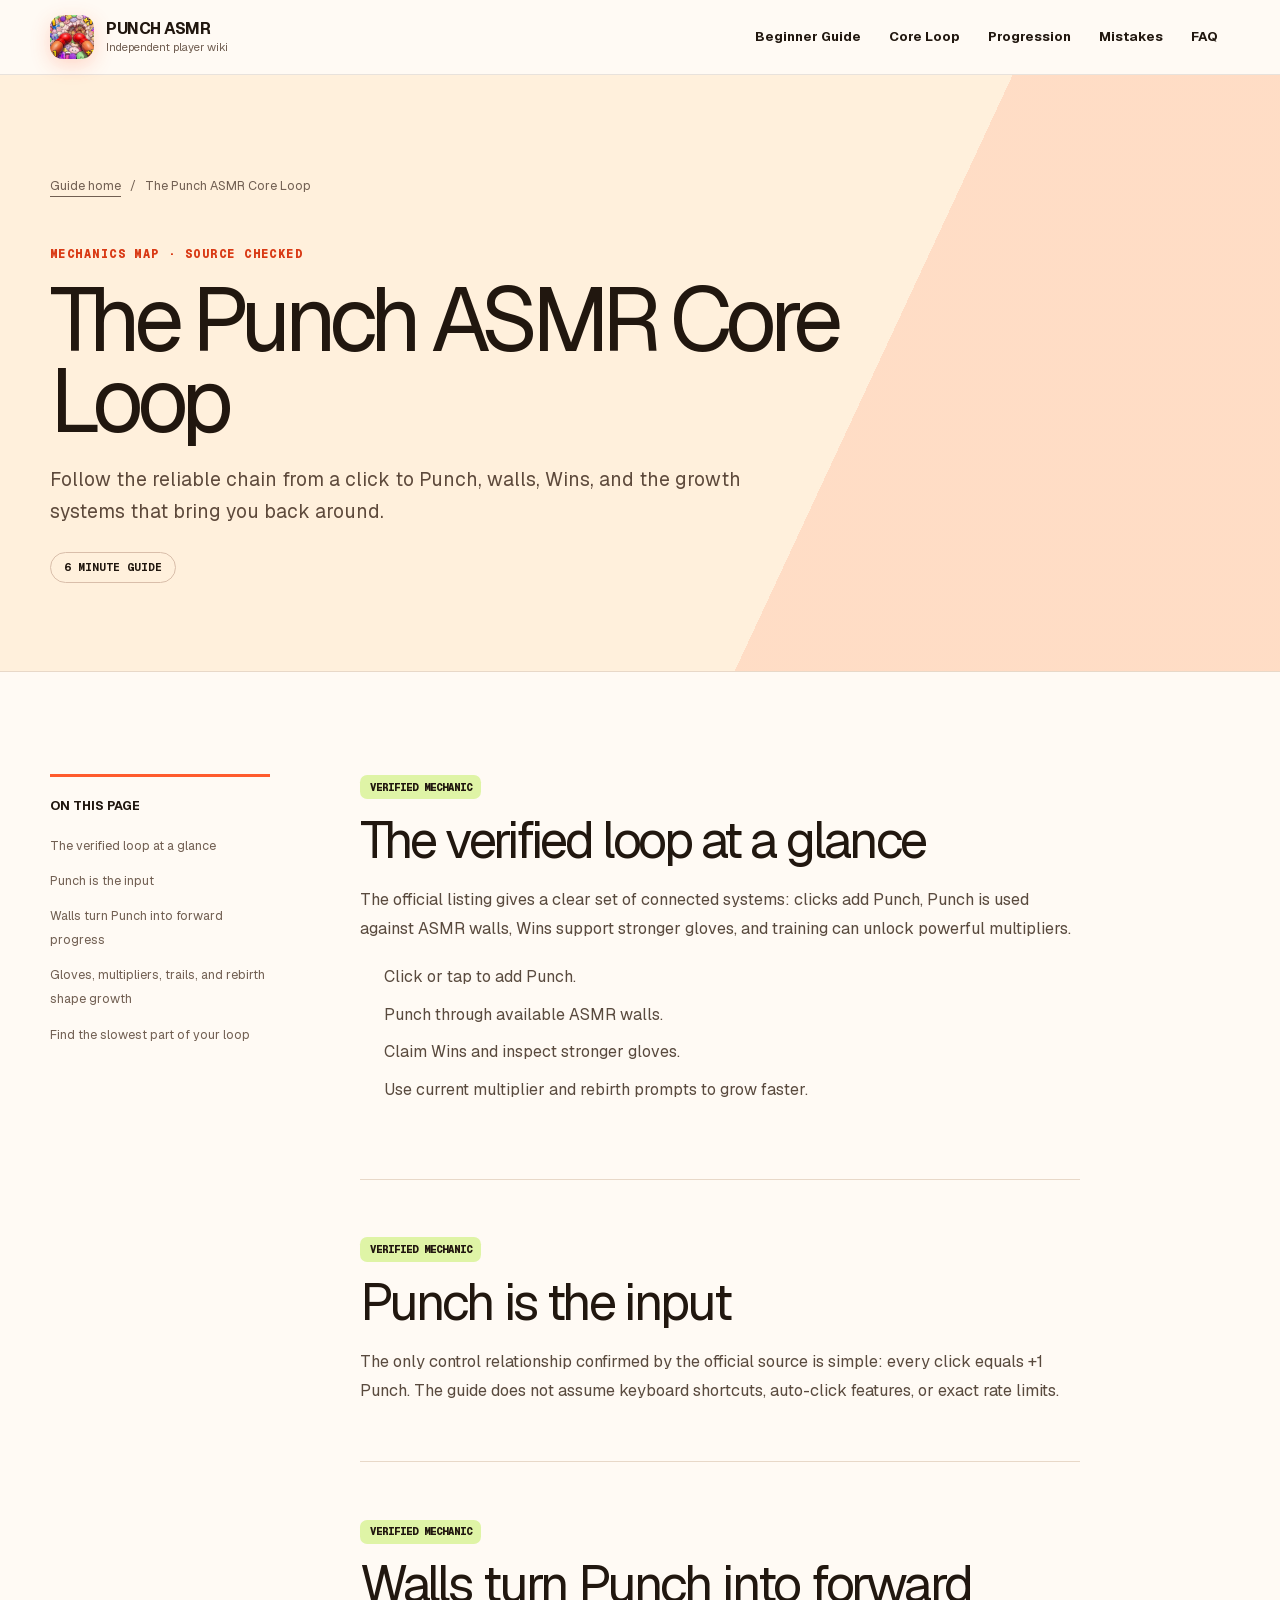
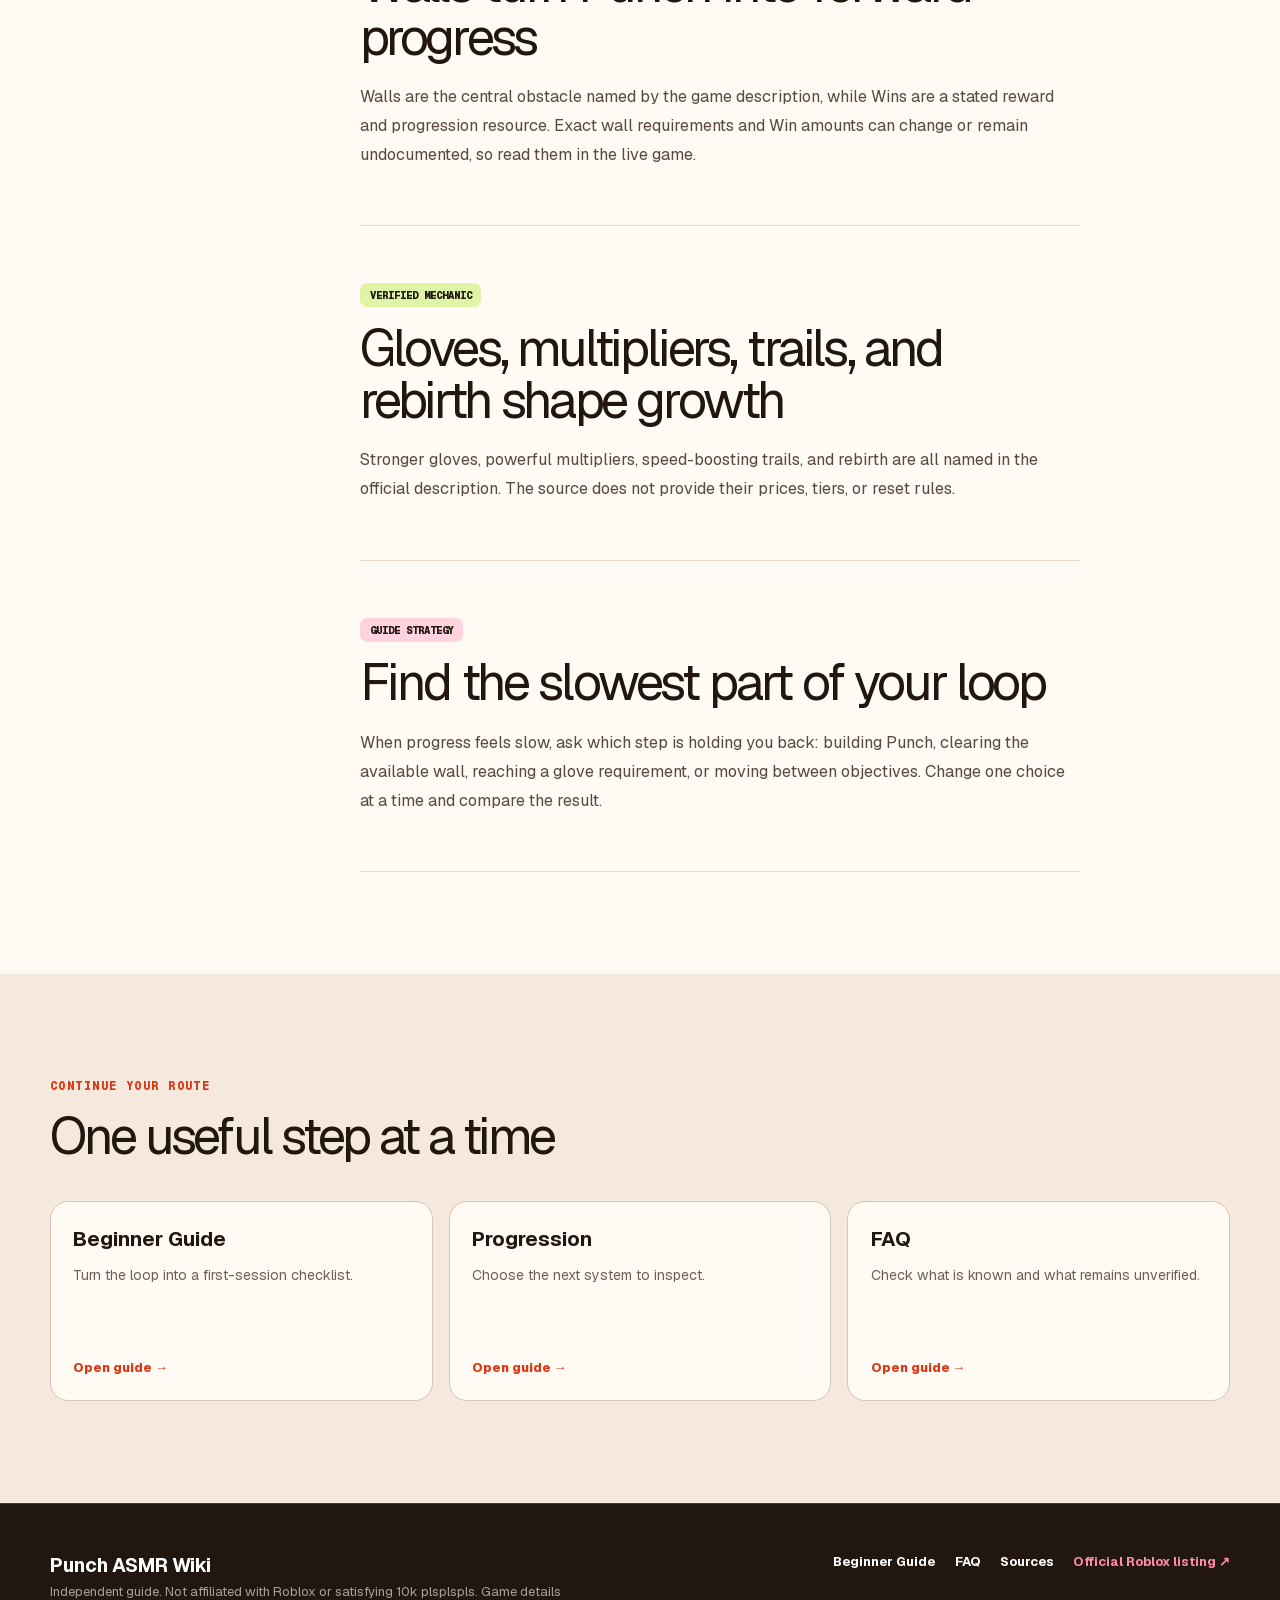
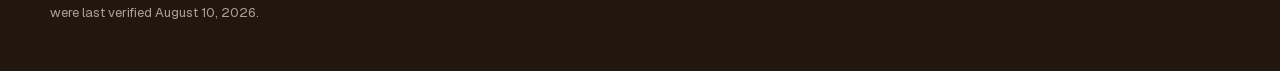
<file: core-loop.html>
<!DOCTYPE html><html lang="en"><head><meta charSet="utf-8"/><meta name="viewport" content="width=device-width, initial-scale=1"/><link rel="preload" href="/_next/static/media/797e433ab948586e-s.p.08e28id.o-okb.woff2" as="font" crossorigin="" type="font/woff2"/><link rel="preload" href="/_next/static/media/caa3a2e1cccd8315-s.p.09~u27dqhyhd6.woff2" as="font" crossorigin="" type="font/woff2"/><link rel="preload" as="image" href="/game/official-icon.png"/><link rel="stylesheet" href="/_next/static/chunks/13ftcr8fi25o6.css" data-precedence="next"/><link rel="preload" as="script" fetchPriority="low" href="/_next/static/chunks/17mva4r3w4ar9.js"/><script src="/_next/static/chunks/0cvhm5naa0fv3.js" async=""></script><script src="/_next/static/chunks/0o~gr3zy.zjpe.js" async=""></script><script src="/_next/static/chunks/02zrup2rkfnig.js" async=""></script><script src="/_next/static/chunks/turbopack-0a3gn5e~cv~ez.js" async=""></script><script src="/_next/static/chunks/0pgkwq_zces4f.js" async=""></script><script src="/_next/static/chunks/102oba10-8nfk.js" async=""></script><meta name="next-size-adjust" content=""/><meta name="theme-color" content="#ff5b2d"/><meta name="color-scheme" content="light"/><title>Punch ASMR Core Loop Explained | Punch ASMR Wiki</title><meta name="description" content="Understand the verified Punch ASMR loop from clicks and walls to Wins, gloves, multipliers, trails, and rebirth."/><meta name="application-name" content="Punch ASMR Wiki"/><link rel="manifest" href="/manifest.webmanifest"/><meta name="keywords" content="Punch ASMR,Punch ASMR wiki,Punch ASMR beginner guide,Punch ASMR progression,Punch ASMR Roblox"/><meta name="robots" content="index, follow"/><link rel="canonical" href="https://punchasmr.wiki/core-loop"/><meta property="og:title" content="Punch ASMR Core Loop Explained"/><meta property="og:description" content="Understand the verified Punch ASMR loop from clicks and walls to Wins, gloves, multipliers, trails, and rebirth."/><meta property="og:url" content="https://punchasmr.wiki/core-loop"/><meta property="og:site_name" content="Punch ASMR Wiki"/><meta property="og:image" content="https://punchasmr.wiki/og.png"/><meta property="og:image:width" content="1672"/><meta property="og:image:height" content="941"/><meta property="og:image:alt" content="Punch ASMR Beginner Guide"/><meta property="og:type" content="article"/><meta name="twitter:card" content="summary_large_image"/><meta name="twitter:title" content="Punch ASMR Core Loop Explained"/><meta name="twitter:description" content="Understand the verified Punch ASMR loop from clicks and walls to Wins, gloves, multipliers, trails, and rebirth."/><meta name="twitter:image" content="https://punchasmr.wiki/og.png"/><link rel="icon" href="/game/official-icon.png" type="image/png" sizes="512x512"/><link rel="apple-touch-icon" href="/game/official-icon.png" type="image/png" sizes="512x512"/><script src="/_next/static/chunks/03~yq9q893hmn.js" noModule=""></script></head><body class="geist_a71539c9-module__T19VSG__variable geist_mono_8d43a2aa-module__8Li5zG__variable"><div hidden=""><!--$--><!--/$--></div><a class="skip-link" href="#main-content">Skip to content</a><header class="site-header"><div class="nav-shell"><a class="brand" aria-label="Punch ASMR Wiki home" href="/"><img alt="" width="44" height="44" decoding="async" data-nimg="1" style="color:transparent" src="/game/official-icon.png"/><span><strong>PUNCH ASMR</strong><small>Independent player wiki</small></span></a><nav class="primary-nav" aria-label="Primary navigation"><a href="/beginner-guide">Beginner Guide</a><a href="/core-loop">Core Loop</a><a href="/progression">Progression</a><a href="/common-mistakes">Mistakes</a><a href="/faq">FAQ</a></nav></div></header><main id="main-content"><section class="guide-hero"><div class="content-shell"><nav class="breadcrumbs" aria-label="Breadcrumb"><a href="/">Guide home</a><span aria-hidden="true">/</span><span>The Punch ASMR Core Loop</span></nav><p class="eyebrow">Mechanics map · source checked</p><h1>The Punch ASMR Core Loop</h1><p class="guide-deck">Follow the reliable chain from a click to Punch, walls, Wins, and the growth systems that bring you back around.</p><span class="reading-time">6 minute guide</span></div></section><div class="article-layout content-shell"><aside class="toc" aria-label="On this page"><strong>On this page</strong><ol><li><a href="#loop-map">The verified loop at a glance</a></li><li><a href="#punch">Punch is the input</a></li><li><a href="#walls-and-wins">Walls turn Punch into forward progress</a></li><li><a href="#growth-systems">Gloves, multipliers, trails, and rebirth shape growth</a></li><li><a href="#diagnose">Find the slowest part of your loop</a></li></ol></aside><article class="guide-article"><section id="loop-map"><span class="evidence-tag evidence-verified-mechanic">Verified mechanic</span><h2>The verified loop at a glance</h2><p>The official listing gives a clear set of connected systems: clicks add Punch, Punch is used against ASMR walls, Wins support stronger gloves, and training can unlock powerful multipliers.</p><ul class="field-list"><li>Click or tap to add Punch.</li><li>Punch through available ASMR walls.</li><li>Claim Wins and inspect stronger gloves.</li><li>Use current multiplier and rebirth prompts to grow faster.</li></ul></section><section id="punch"><span class="evidence-tag evidence-verified-mechanic">Verified mechanic</span><h2>Punch is the input</h2><p>The only control relationship confirmed by the official source is simple: every click equals +1 Punch. The guide does not assume keyboard shortcuts, auto-click features, or exact rate limits.</p></section><section id="walls-and-wins"><span class="evidence-tag evidence-verified-mechanic">Verified mechanic</span><h2>Walls turn Punch into forward progress</h2><p>Walls are the central obstacle named by the game description, while Wins are a stated reward and progression resource. Exact wall requirements and Win amounts can change or remain undocumented, so read them in the live game.</p></section><section id="growth-systems"><span class="evidence-tag evidence-verified-mechanic">Verified mechanic</span><h2>Gloves, multipliers, trails, and rebirth shape growth</h2><p>Stronger gloves, powerful multipliers, speed-boosting trails, and rebirth are all named in the official description. The source does not provide their prices, tiers, or reset rules.</p></section><section id="diagnose"><span class="evidence-tag evidence-guide-strategy">Guide strategy</span><h2>Find the slowest part of your loop</h2><p>When progress feels slow, ask which step is holding you back: building Punch, clearing the available wall, reaching a glove requirement, or moving between objectives. Change one choice at a time and compare the result.</p></section></article></div><section class="keep-reading"><div class="content-shell"><p class="eyebrow">Continue your route</p><h2>One useful step at a time</h2><div class="related-grid"><a class="related-card" href="/beginner-guide"><strong>Beginner Guide</strong><span>Turn the loop into a first-session checklist.</span><em>Open guide →</em></a><a class="related-card" href="/progression"><strong>Progression</strong><span>Choose the next system to inspect.</span><em>Open guide →</em></a><a class="related-card" href="/faq"><strong>FAQ</strong><span>Check what is known and what remains unverified.</span><em>Open guide →</em></a></div></div></section><script type="application/ld+json">{"@context":"https://schema.org","@type":"Article","headline":"The Punch ASMR Core Loop","description":"Follow the reliable chain from a click to Punch, walls, Wins, and the growth systems that bring you back around.","url":"https://punchasmr.wiki/core-loop","dateModified":"2026-08-10","author":{"@type":"Organization","name":"Punch ASMR Wiki"}}</script><!--$--><!--/$--></main><footer class="site-footer"><div class="footer-grid"><div><strong>Punch ASMR Wiki</strong><p>Independent guide. Not affiliated with Roblox or <!-- -->satisfying 10k plsplspls<!-- -->. Game details were last verified <!-- -->August 10, 2026<!-- -->.</p></div><nav aria-label="Footer navigation"><a href="/beginner-guide">Beginner Guide</a><a href="/faq">FAQ</a><a href="/sources">Sources</a><a href="https://www.roblox.com/games/74080621118028/Punch-ASMR" rel="noreferrer">Official Roblox listing ↗</a></nav></div></footer><script type="application/ld+json">{"@context":"https://schema.org","@type":"WebSite","name":"Punch ASMR Wiki","url":"https://punchasmr.wiki","description":"An independent, source-aware beginner guide for Punch ASMR on Roblox.","isAccessibleForFree":true,"inLanguage":"en","about":{"@type":"VideoGame","name":"[🌍W2] Punch ASMR!","gamePlatform":"Roblox"}}</script><script src="/_next/static/chunks/17mva4r3w4ar9.js" id="_R_" async=""></script><script>(self.__next_f=self.__next_f||[]).push([0])</script><script>self.__next_f.push([1,"1:\"$Sreact.fragment\"\n2:I[33609,[\"/_next/static/chunks/0pgkwq_zces4f.js\",\"/_next/static/chunks/102oba10-8nfk.js\"],\"\"]\n3:I[85019,[\"/_next/static/chunks/0pgkwq_zces4f.js\",\"/_next/static/chunks/102oba10-8nfk.js\"],\"Image\"]\n4:I[17996,[\"/_next/static/chunks/0pgkwq_zces4f.js\",\"/_next/static/chunks/102oba10-8nfk.js\"],\"default\"]\n5:I[96351,[\"/_next/static/chunks/0pgkwq_zces4f.js\",\"/_next/static/chunks/102oba10-8nfk.js\"],\"default\"]\n11:I[43169,[\"/_next/static/chunks/0pgkwq_zces4f.js\",\"/_next/static/chunks/102oba10-8nfk.js\"],\"default\",1]\n:HL[\"/_next/static/chunks/13ftcr8fi25o6.css\",\"style\"]\n:HL[\"/_next/static/media/797e433ab948586e-s.p.08e28id.o-okb.woff2\",\"font\",{\"crossOrigin\":\"\",\"type\":\"font/woff2\"}]\n:HL[\"/_next/static/media/caa3a2e1cccd8315-s.p.09~u27dqhyhd6.woff2\",\"font\",{\"crossOrigin\":\"\",\"type\":\"font/woff2\"}]\n"])</script><script>self.__next_f.push([1,"0:{\"P\":null,\"c\":[\"\",\"core-loop\"],\"q\":\"\",\"i\":false,\"f\":[[[\"\",{\"children\":[\"core-loop\",{\"children\":[\"__PAGE__\",{}]}]},\"$undefined\",\"$undefined\",16],[[\"$\",\"$1\",\"c\",{\"children\":[[[\"$\",\"link\",\"0\",{\"rel\":\"stylesheet\",\"href\":\"/_next/static/chunks/13ftcr8fi25o6.css\",\"precedence\":\"next\",\"crossOrigin\":\"$undefined\",\"nonce\":\"$undefined\"}],[\"$\",\"script\",\"script-0\",{\"src\":\"/_next/static/chunks/0pgkwq_zces4f.js\",\"async\":true,\"nonce\":\"$undefined\"}],[\"$\",\"script\",\"script-1\",{\"src\":\"/_next/static/chunks/102oba10-8nfk.js\",\"async\":true,\"nonce\":\"$undefined\"}]],[\"$\",\"html\",null,{\"lang\":\"en\",\"children\":[\"$\",\"body\",null,{\"className\":\"geist_a71539c9-module__T19VSG__variable geist_mono_8d43a2aa-module__8Li5zG__variable\",\"children\":[[\"$\",\"a\",null,{\"className\":\"skip-link\",\"href\":\"#main-content\",\"children\":\"Skip to content\"}],[\"$\",\"header\",null,{\"className\":\"site-header\",\"children\":[\"$\",\"div\",null,{\"className\":\"nav-shell\",\"children\":[[\"$\",\"$L2\",null,{\"className\":\"brand\",\"href\":\"/\",\"aria-label\":\"Punch ASMR Wiki home\",\"children\":[[\"$\",\"$L3\",null,{\"src\":\"/game/official-icon.png\",\"alt\":\"\",\"width\":44,\"height\":44,\"priority\":true}],[\"$\",\"span\",null,{\"children\":[[\"$\",\"strong\",null,{\"children\":\"PUNCH ASMR\"}],[\"$\",\"small\",null,{\"children\":\"Independent player wiki\"}]]}]]}],[\"$\",\"nav\",null,{\"className\":\"primary-nav\",\"aria-label\":\"Primary navigation\",\"children\":[[\"$\",\"$L2\",\"/beginner-guide\",{\"href\":\"/beginner-guide\",\"children\":\"Beginner Guide\"}],[\"$\",\"$L2\",\"/core-loop\",{\"href\":\"/core-loop\",\"children\":\"Core Loop\"}],[\"$\",\"$L2\",\"/progression\",{\"href\":\"/progression\",\"children\":\"Progression\"}],[\"$\",\"$L2\",\"/common-mistakes\",{\"href\":\"/common-mistakes\",\"children\":\"Mistakes\"}],[\"$\",\"$L2\",\"/faq\",{\"href\":\"/faq\",\"children\":\"FAQ\"}]]}]]}]}],[\"$\",\"main\",null,{\"id\":\"main-content\",\"children\":[\"$\",\"$L4\",null,{\"parallelRouterKey\":\"children\",\"error\":\"$undefined\",\"errorStyles\":\"$undefined\",\"errorScripts\":\"$undefined\",\"template\":[\"$\",\"$L5\",null,{}],\"templateStyles\":\"$undefined\",\"templateScripts\":\"$undefined\",\"notFound\":[[[\"$\",\"title\",null,{\"children\":\"404: This page could not be found.\"}],[\"$\",\"div\",null,{\"style\":{\"fontFamily\":\"system-ui,\\\"Segoe UI\\\",Roboto,Helvetica,Arial,sans-serif,\\\"Apple Color Emoji\\\",\\\"Segoe UI Emoji\\\"\",\"height\":\"100vh\",\"textAlign\":\"center\",\"display\":\"flex\",\"flexDirection\":\"column\",\"alignItems\":\"center\",\"justifyContent\":\"center\"},\"children\":[\"$\",\"div\",null,{\"children\":[[\"$\",\"style\",null,{\"dangerouslySetInnerHTML\":{\"__html\":\"body{color:#000;background:#fff;margin:0}.next-error-h1{border-right:1px solid rgba(0,0,0,.3)}@media (prefers-color-scheme:dark){body{color:#fff;background:#000}.next-error-h1{border-right:1px solid rgba(255,255,255,.3)}}\"}}],[\"$\",\"h1\",null,{\"className\":\"next-error-h1\",\"style\":{\"display\":\"inline-block\",\"margin\":\"0 20px 0 0\",\"padding\":\"0 23px 0 0\",\"fontSize\":24,\"fontWeight\":500,\"verticalAlign\":\"top\",\"lineHeight\":\"49px\"},\"children\":404}],[\"$\",\"div\",null,{\"style\":{\"display\":\"inline-block\"},\"children\":[\"$\",\"h2\",null,{\"style\":{\"fontSize\":14,\"fontWeight\":400,\"lineHeight\":\"49px\",\"margin\":0},\"children\":\"This page could not be found.\"}]}]]}]}]],[]],\"forbidden\":\"$undefined\",\"unauthorized\":\"$undefined\"}]}],[\"$\",\"footer\",null,{\"className\":\"site-footer\",\"children\":[\"$\",\"div\",null,{\"className\":\"footer-grid\",\"children\":[[\"$\",\"div\",null,{\"children\":[[\"$\",\"strong\",null,{\"children\":\"Punch ASMR Wiki\"}],[\"$\",\"p\",null,{\"children\":[\"Independent guide. Not affiliated with Roblox or \",\"satisfying 10k plsplspls\",\". Game details were last verified \",\"August 10, 2026\",\".\"]}]]}],[\"$\",\"nav\",null,{\"aria-label\":\"Footer navigation\",\"children\":[[\"$\",\"$L2\",null,{\"href\":\"/beginner-guide\",\"children\":\"Beginner Guide\"}],[\"$\",\"$L2\",null,{\"href\":\"/faq\",\"children\":\"FAQ\"}],[\"$\",\"$L2\",null,{\"href\":\"/sources\",\"children\":\"Sources\"}],[\"$\",\"a\",null,{\"href\":\"https://www.roblox.com/games/74080621118028/Punch-ASMR\",\"rel\":\"noreferrer\",\"children\":\"Official Roblox listing ↗\"}]]}]]}]}],[\"$\",\"script\",null,{\"type\":\"application/ld+json\",\"dangerouslySetInnerHTML\":{\"__html\":\"{\\\"@context\\\":\\\"https://schema.org\\\",\\\"@type\\\":\\\"WebSite\\\",\\\"name\\\":\\\"Punch ASMR Wiki\\\",\\\"url\\\":\\\"https://punchasmr.wiki\\\",\\\"description\\\":\\\"An independent, source-aware beginner guide for Punch ASMR on Roblox.\\\",\\\"isAccessibleForFree\\\":true,\\\"inLanguage\\\":\\\"en\\\",\\\"about\\\":{\\\"@type\\\":\\\"VideoGame\\\",\\\"name\\\":\\\"[🌍W2] Punch ASMR!\\\",\\\"gamePlatform\\\":\\\"Roblox\\\"}}\"}}]]}]}]]}],{\"children\":[[\"$\",\"$1\",\"c\",{\"children\":[null,[\"$\",\"$L4\",null,{\"parallelRouterKey\":\"children\",\"error\":\"$undefined\",\"errorStyles\":\"$undefined\",\"errorScripts\":\"$undefined\",\"template\":[\"$\",\"$L5\",null,{}],\"templateStyles\":\"$undefined\",\"templateScripts\":\"$undefined\",\"notFound\":\"$undefined\",\"forbidden\":\"$undefined\",\"unauthorized\":\"$undefined\"}]]}],{\"children\":[[\"$\",\"$1\",\"c\",{\"children\":[[[\"$\",\"section\",null,{\"className\":\"guide-hero\",\"children\":[\"$\",\"div\",null,{\"className\":\"content-shell\",\"children\":[\"$L6\",\"$L7\",\"$L8\",\"$L9\",\"$La\"]}]}],\"$Lb\",\"$Lc\",\"$Ld\"],null,\"$Le\"]}],{},null,false,null]},null,false,\"$@f\"]},null,false,null],\"$L10\",false]],\"m\":\"$undefined\",\"G\":[\"$11\",[\"$L12\"]],\"S\":true,\"h\":null,\"s\":\"$undefined\",\"l\":\"$undefined\",\"p\":\"$undefined\",\"d\":\"$undefined\",\"b\":\"_FrqckNk8WWtGq6V1yho2\"}\n"])</script><script>self.__next_f.push([1,"14:I[79126,[\"/_next/static/chunks/0pgkwq_zces4f.js\",\"/_next/static/chunks/102oba10-8nfk.js\"],\"OutletBoundary\"]\n15:\"$Sreact.suspense\"\n18:I[79126,[\"/_next/static/chunks/0pgkwq_zces4f.js\",\"/_next/static/chunks/102oba10-8nfk.js\"],\"ViewportBoundary\"]\n1a:I[79126,[\"/_next/static/chunks/0pgkwq_zces4f.js\",\"/_next/static/chunks/102oba10-8nfk.js\"],\"MetadataBoundary\"]\n6:[\"$\",\"nav\",null,{\"className\":\"breadcrumbs\",\"aria-label\":\"Breadcrumb\",\"children\":[[\"$\",\"$L2\",null,{\"href\":\"/\",\"children\":\"Guide home\"}],[\"$\",\"span\",null,{\"aria-hidden\":\"true\",\"children\":\"/\"}],[\"$\",\"span\",null,{\"children\":\"The Punch ASMR Core Loop\"}]]}]\n7:[\"$\",\"p\",null,{\"className\":\"eyebrow\",\"children\":\"Mechanics map · source checked\"}]\n8:[\"$\",\"h1\",null,{\"children\":\"The Punch ASMR Core Loop\"}]\n9:[\"$\",\"p\",null,{\"className\":\"guide-deck\",\"children\":\"Follow the reliable chain from a click to Punch, walls, Wins, and the growth systems that bring you back around.\"}]\na:[\"$\",\"span\",null,{\"className\":\"reading-time\",\"children\":\"6 minute guide\"}]\n"])</script><script>self.__next_f.push([1,"b:[\"$\",\"div\",null,{\"className\":\"article-layout content-shell\",\"children\":[[\"$\",\"aside\",null,{\"className\":\"toc\",\"aria-label\":\"On this page\",\"children\":[[\"$\",\"strong\",null,{\"children\":\"On this page\"}],[\"$\",\"ol\",null,{\"children\":[[\"$\",\"li\",\"loop-map\",{\"children\":[\"$\",\"a\",null,{\"href\":\"#loop-map\",\"children\":\"The verified loop at a glance\"}]}],[\"$\",\"li\",\"punch\",{\"children\":[\"$\",\"a\",null,{\"href\":\"#punch\",\"children\":\"Punch is the input\"}]}],[\"$\",\"li\",\"walls-and-wins\",{\"children\":[\"$\",\"a\",null,{\"href\":\"#walls-and-wins\",\"children\":\"Walls turn Punch into forward progress\"}]}],[\"$\",\"li\",\"growth-systems\",{\"children\":[\"$\",\"a\",null,{\"href\":\"#growth-systems\",\"children\":\"Gloves, multipliers, trails, and rebirth shape growth\"}]}],[\"$\",\"li\",\"diagnose\",{\"children\":[\"$\",\"a\",null,{\"href\":\"#diagnose\",\"children\":\"Find the slowest part of your loop\"}]}]]}]]}],[\"$\",\"article\",null,{\"className\":\"guide-article\",\"children\":[[\"$\",\"section\",\"loop-map\",{\"id\":\"loop-map\",\"children\":[[\"$\",\"span\",null,{\"className\":\"evidence-tag evidence-verified-mechanic\",\"children\":\"Verified mechanic\"}],[\"$\",\"h2\",null,{\"children\":\"The verified loop at a glance\"}],[[\"$\",\"p\",\"The official listing gives a clear set of connected systems: clicks add Punch, Punch is used against ASMR walls, Wins support stronger gloves, and training can unlock powerful multipliers.\",{\"children\":\"The official listing gives a clear set of connected systems: clicks add Punch, Punch is used against ASMR walls, Wins support stronger gloves, and training can unlock powerful multipliers.\"}]],[\"$\",\"ul\",null,{\"className\":\"field-list\",\"children\":[[\"$\",\"li\",\"Click or tap to add Punch.\",{\"children\":\"Click or tap to add Punch.\"}],[\"$\",\"li\",\"Punch through available ASMR walls.\",{\"children\":\"Punch through available ASMR walls.\"}],[\"$\",\"li\",\"Claim Wins and inspect stronger gloves.\",{\"children\":\"Claim Wins and inspect stronger gloves.\"}],[\"$\",\"li\",\"Use current multiplier and rebirth prompts to grow faster.\",{\"children\":\"Use current multiplier and rebirth prompts to grow faster.\"}]]}],\"$undefined\"]}],[\"$\",\"section\",\"punch\",{\"id\":\"punch\",\"children\":[[\"$\",\"span\",null,{\"className\":\"evidence-tag evidence-verified-mechanic\",\"children\":\"Verified mechanic\"}],[\"$\",\"h2\",null,{\"children\":\"Punch is the input\"}],[[\"$\",\"p\",\"The only control relationship confirmed by the official source is simple: every click equals +1 Punch. The guide does not assume keyboard shortcuts, auto-click features, or exact rate limits.\",{\"children\":\"The only control relationship confirmed by the official source is simple: every click equals +1 Punch. The guide does not assume keyboard shortcuts, auto-click features, or exact rate limits.\"}]],\"$undefined\",\"$undefined\"]}],[\"$\",\"section\",\"walls-and-wins\",{\"id\":\"walls-and-wins\",\"children\":[[\"$\",\"span\",null,{\"className\":\"evidence-tag evidence-verified-mechanic\",\"children\":\"Verified mechanic\"}],[\"$\",\"h2\",null,{\"children\":\"Walls turn Punch into forward progress\"}],[[\"$\",\"p\",\"Walls are the central obstacle named by the game description, while Wins are a stated reward and progression resource. Exact wall requirements and Win amounts can change or remain undocumented, so read them in the live game.\",{\"children\":\"Walls are the central obstacle named by the game description, while Wins are a stated reward and progression resource. Exact wall requirements and Win amounts can change or remain undocumented, so read them in the live game.\"}]],\"$undefined\",\"$undefined\"]}],[\"$\",\"section\",\"growth-systems\",{\"id\":\"growth-systems\",\"children\":[[\"$\",\"span\",null,{\"className\":\"evidence-tag evidence-verified-mechanic\",\"children\":\"Verified mechanic\"}],[\"$\",\"h2\",null,{\"children\":\"Gloves, multipliers, trails, and rebirth shape growth\"}],[[\"$\",\"p\",\"Stronger gloves, powerful multipliers, speed-boosting trails, and rebirth are all named in the official description. The source does not provide their prices, tiers, or reset rules.\",{\"children\":\"Stronger gloves, powerful multipliers, speed-boosting trails, and rebirth are all named in the official description. The source does not provide their prices, tiers, or reset rules.\"}]],\"$undefined\",\"$undefined\"]}],\"$L13\"]}]]}]\n"])</script><script>self.__next_f.push([1,"c:[\"$\",\"section\",null,{\"className\":\"keep-reading\",\"children\":[\"$\",\"div\",null,{\"className\":\"content-shell\",\"children\":[[\"$\",\"p\",null,{\"className\":\"eyebrow\",\"children\":\"Continue your route\"}],[\"$\",\"h2\",null,{\"children\":\"One useful step at a time\"}],[\"$\",\"div\",null,{\"className\":\"related-grid\",\"children\":[[\"$\",\"$L2\",\"/beginner-guide\",{\"href\":\"/beginner-guide\",\"className\":\"related-card\",\"children\":[[\"$\",\"strong\",null,{\"children\":\"Beginner Guide\"}],[\"$\",\"span\",null,{\"children\":\"Turn the loop into a first-session checklist.\"}],[\"$\",\"em\",null,{\"children\":\"Open guide →\"}]]}],[\"$\",\"$L2\",\"/progression\",{\"href\":\"/progression\",\"className\":\"related-card\",\"children\":[[\"$\",\"strong\",null,{\"children\":\"Progression\"}],[\"$\",\"span\",null,{\"children\":\"Choose the next system to inspect.\"}],[\"$\",\"em\",null,{\"children\":\"Open guide →\"}]]}],[\"$\",\"$L2\",\"/faq\",{\"href\":\"/faq\",\"className\":\"related-card\",\"children\":[[\"$\",\"strong\",null,{\"children\":\"FAQ\"}],[\"$\",\"span\",null,{\"children\":\"Check what is known and what remains unverified.\"}],[\"$\",\"em\",null,{\"children\":\"Open guide →\"}]]}]]}]]}]}]\nd:[\"$\",\"script\",null,{\"type\":\"application/ld+json\",\"dangerouslySetInnerHTML\":{\"__html\":\"{\\\"@context\\\":\\\"https://schema.org\\\",\\\"@type\\\":\\\"Article\\\",\\\"headline\\\":\\\"The Punch ASMR Core Loop\\\",\\\"description\\\":\\\"Follow the reliable chain from a click to Punch, walls, Wins, and the growth systems that bring you back around.\\\",\\\"url\\\":\\\"https://punchasmr.wiki/core-loop\\\",\\\"dateModified\\\":\\\"2026-08-10\\\",\\\"author\\\":{\\\"@type\\\":\\\"Organization\\\",\\\"name\\\":\\\"Punch ASMR Wiki\\\"}}\"}}]\ne:[\"$\",\"$L14\",null,{\"children\":[\"$\",\"$15\",null,{\"name\":\"Next.MetadataOutlet\",\"children\":\"$@16\"}]}]\n17:[]\nf:\"$W17\"\n10:[\"$\",\"$1\",\"h\",{\"children\":[null,[\"$\",\"$L18\",null,{\"children\":\"$L19\"}],[\"$\",\"div\",null,{\"hidden\":true,\"children\":[\"$\",\"$L1a\",null,{\"children\":[\"$\",\"$15\",null,{\"name\":\"Next.Metadata\",\"children\":\"$L1b\"}]}]}],[\"$\",\"meta\",null,{\"name\":\"next-size-adjust\",\"content\":\"\"}]]}]\n12:[\"$\",\"link\",\"0\",{\"rel\":\"stylesheet\",\"href\":\"/_next/static/chunks/13ftcr8fi25o6.css\",\"precedence\":\"next\",\"crossOrigin\":\"$undefined\",\"nonce\":\"$undefined\"}]\n"])</script><script>self.__next_f.push([1,"13:[\"$\",\"section\",\"diagnose\",{\"id\":\"diagnose\",\"children\":[[\"$\",\"span\",null,{\"className\":\"evidence-tag evidence-guide-strategy\",\"children\":\"Guide strategy\"}],[\"$\",\"h2\",null,{\"children\":\"Find the slowest part of your loop\"}],[[\"$\",\"p\",\"When progress feels slow, ask which step is holding you back: building Punch, clearing the available wall, reaching a glove requirement, or moving between objectives. Change one choice at a time and compare the result.\",{\"children\":\"When progress feels slow, ask which step is holding you back: building Punch, clearing the available wall, reaching a glove requirement, or moving between objectives. Change one choice at a time and compare the result.\"}]],\"$undefined\",\"$undefined\"]}]\n"])</script><script>self.__next_f.push([1,"19:[[\"$\",\"meta\",\"0\",{\"charSet\":\"utf-8\"}],[\"$\",\"meta\",\"1\",{\"name\":\"viewport\",\"content\":\"width=device-width, initial-scale=1\"}],[\"$\",\"meta\",\"2\",{\"name\":\"theme-color\",\"content\":\"#ff5b2d\"}],[\"$\",\"meta\",\"3\",{\"name\":\"color-scheme\",\"content\":\"light\"}]]\n"])</script><script>self.__next_f.push([1,"1c:I[41398,[\"/_next/static/chunks/0pgkwq_zces4f.js\",\"/_next/static/chunks/102oba10-8nfk.js\"],\"IconMark\"]\n16:null\n"])</script><script>self.__next_f.push([1,"1b:[[\"$\",\"title\",\"0\",{\"children\":\"Punch ASMR Core Loop Explained | Punch ASMR Wiki\"}],[\"$\",\"meta\",\"1\",{\"name\":\"description\",\"content\":\"Understand the verified Punch ASMR loop from clicks and walls to Wins, gloves, multipliers, trails, and rebirth.\"}],[\"$\",\"meta\",\"2\",{\"name\":\"application-name\",\"content\":\"Punch ASMR Wiki\"}],[\"$\",\"link\",\"3\",{\"rel\":\"manifest\",\"href\":\"/manifest.webmanifest\",\"crossOrigin\":\"$undefined\"}],[\"$\",\"meta\",\"4\",{\"name\":\"keywords\",\"content\":\"Punch ASMR,Punch ASMR wiki,Punch ASMR beginner guide,Punch ASMR progression,Punch ASMR Roblox\"}],[\"$\",\"meta\",\"5\",{\"name\":\"robots\",\"content\":\"index, follow\"}],[\"$\",\"link\",\"6\",{\"rel\":\"canonical\",\"href\":\"https://punchasmr.wiki/core-loop\"}],[\"$\",\"meta\",\"7\",{\"property\":\"og:title\",\"content\":\"Punch ASMR Core Loop Explained\"}],[\"$\",\"meta\",\"8\",{\"property\":\"og:description\",\"content\":\"Understand the verified Punch ASMR loop from clicks and walls to Wins, gloves, multipliers, trails, and rebirth.\"}],[\"$\",\"meta\",\"9\",{\"property\":\"og:url\",\"content\":\"https://punchasmr.wiki/core-loop\"}],[\"$\",\"meta\",\"10\",{\"property\":\"og:site_name\",\"content\":\"Punch ASMR Wiki\"}],[\"$\",\"meta\",\"11\",{\"property\":\"og:image\",\"content\":\"https://punchasmr.wiki/og.png\"}],[\"$\",\"meta\",\"12\",{\"property\":\"og:image:width\",\"content\":\"1672\"}],[\"$\",\"meta\",\"13\",{\"property\":\"og:image:height\",\"content\":\"941\"}],[\"$\",\"meta\",\"14\",{\"property\":\"og:image:alt\",\"content\":\"Punch ASMR Beginner Guide\"}],[\"$\",\"meta\",\"15\",{\"property\":\"og:type\",\"content\":\"article\"}],[\"$\",\"meta\",\"16\",{\"name\":\"twitter:card\",\"content\":\"summary_large_image\"}],[\"$\",\"meta\",\"17\",{\"name\":\"twitter:title\",\"content\":\"Punch ASMR Core Loop Explained\"}],[\"$\",\"meta\",\"18\",{\"name\":\"twitter:description\",\"content\":\"Understand the verified Punch ASMR loop from clicks and walls to Wins, gloves, multipliers, trails, and rebirth.\"}],[\"$\",\"meta\",\"19\",{\"name\":\"twitter:image\",\"content\":\"https://punchasmr.wiki/og.png\"}],[\"$\",\"link\",\"20\",{\"rel\":\"icon\",\"href\":\"/game/official-icon.png\",\"type\":\"image/png\",\"sizes\":\"512x512\"}],[\"$\",\"link\",\"21\",{\"rel\":\"apple-touch-icon\",\"href\":\"/game/official-icon.png\",\"type\":\"image/png\",\"sizes\":\"512x512\"}],[\"$\",\"$L1c\",\"22\",{}]]\n"])</script>  <!-- adsterra-code-handoff:artifact-runtime:start -->
  <script type="module" src="/adsterra/runtime.js" data-adsterra-artifact-runtime data-global-fallback="true"></script>
  <!-- adsterra-code-handoff:artifact-runtime:end -->
</body></html>
</file>
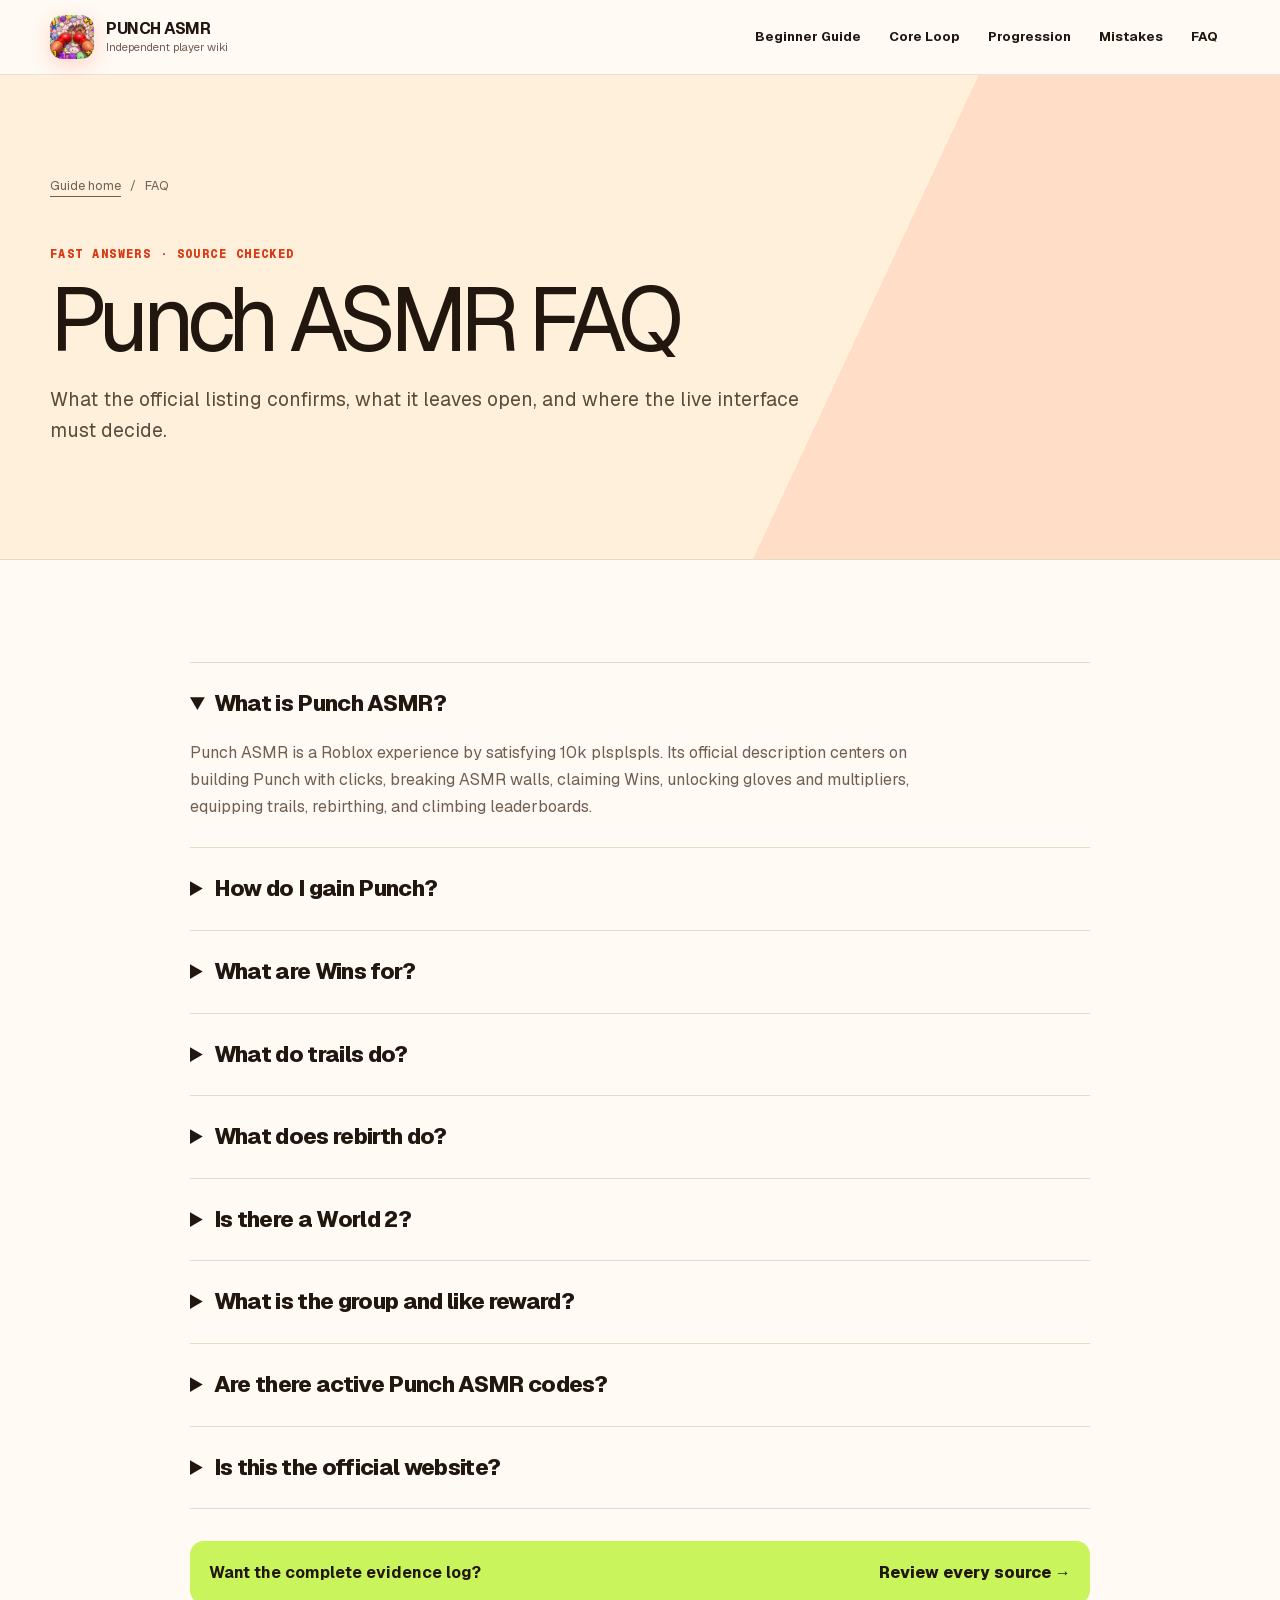
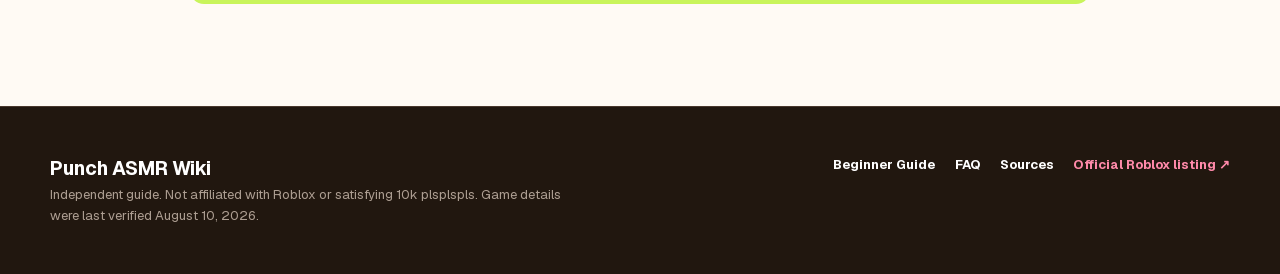
<file: faq.html>
<!DOCTYPE html><html lang="en"><head><meta charSet="utf-8"/><meta name="viewport" content="width=device-width, initial-scale=1"/><link rel="preload" href="/_next/static/media/797e433ab948586e-s.p.08e28id.o-okb.woff2" as="font" crossorigin="" type="font/woff2"/><link rel="preload" href="/_next/static/media/caa3a2e1cccd8315-s.p.09~u27dqhyhd6.woff2" as="font" crossorigin="" type="font/woff2"/><link rel="preload" as="image" href="/game/official-icon.png"/><link rel="stylesheet" href="/_next/static/chunks/13ftcr8fi25o6.css" data-precedence="next"/><link rel="preload" as="script" fetchPriority="low" href="/_next/static/chunks/17mva4r3w4ar9.js"/><script src="/_next/static/chunks/0cvhm5naa0fv3.js" async=""></script><script src="/_next/static/chunks/0o~gr3zy.zjpe.js" async=""></script><script src="/_next/static/chunks/02zrup2rkfnig.js" async=""></script><script src="/_next/static/chunks/turbopack-0a3gn5e~cv~ez.js" async=""></script><script src="/_next/static/chunks/0pgkwq_zces4f.js" async=""></script><script src="/_next/static/chunks/102oba10-8nfk.js" async=""></script><meta name="next-size-adjust" content=""/><meta name="theme-color" content="#ff5b2d"/><meta name="color-scheme" content="light"/><title>Punch ASMR FAQ | Punch ASMR Wiki</title><meta name="description" content="Straight answers about Punch ASMR clicks, walls, Wins, gloves, trails, multipliers, rebirth, codes, and source verification."/><meta name="application-name" content="Punch ASMR Wiki"/><link rel="manifest" href="/manifest.webmanifest"/><meta name="keywords" content="Punch ASMR,Punch ASMR wiki,Punch ASMR beginner guide,Punch ASMR progression,Punch ASMR Roblox"/><meta name="robots" content="index, follow"/><link rel="canonical" href="https://punchasmr.wiki/faq"/><meta property="og:title" content="Punch ASMR FAQ"/><meta property="og:description" content="Straight answers about Punch ASMR clicks, walls, Wins, gloves, trails, multipliers, rebirth, codes, and source verification."/><meta property="og:url" content="https://punchasmr.wiki/faq"/><meta property="og:site_name" content="Punch ASMR Wiki"/><meta property="og:image" content="https://punchasmr.wiki/og.png"/><meta property="og:image:width" content="1672"/><meta property="og:image:height" content="941"/><meta property="og:image:alt" content="Punch ASMR Beginner Guide"/><meta property="og:type" content="article"/><meta name="twitter:card" content="summary_large_image"/><meta name="twitter:title" content="Punch ASMR FAQ"/><meta name="twitter:description" content="Straight answers about Punch ASMR clicks, walls, Wins, gloves, trails, multipliers, rebirth, codes, and source verification."/><meta name="twitter:image" content="https://punchasmr.wiki/og.png"/><link rel="icon" href="/game/official-icon.png" type="image/png" sizes="512x512"/><link rel="apple-touch-icon" href="/game/official-icon.png" type="image/png" sizes="512x512"/><script src="/_next/static/chunks/03~yq9q893hmn.js" noModule=""></script></head><body class="geist_a71539c9-module__T19VSG__variable geist_mono_8d43a2aa-module__8Li5zG__variable"><div hidden=""><!--$--><!--/$--></div><a class="skip-link" href="#main-content">Skip to content</a><header class="site-header"><div class="nav-shell"><a class="brand" aria-label="Punch ASMR Wiki home" href="/"><img alt="" width="44" height="44" decoding="async" data-nimg="1" style="color:transparent" src="/game/official-icon.png"/><span><strong>PUNCH ASMR</strong><small>Independent player wiki</small></span></a><nav class="primary-nav" aria-label="Primary navigation"><a href="/beginner-guide">Beginner Guide</a><a href="/core-loop">Core Loop</a><a href="/progression">Progression</a><a href="/common-mistakes">Mistakes</a><a href="/faq">FAQ</a></nav></div></header><main id="main-content"><section class="guide-hero faq-hero"><div class="content-shell"><nav class="breadcrumbs" aria-label="Breadcrumb"><a href="/">Guide home</a><span aria-hidden="true">/</span><span>FAQ</span></nav><p class="eyebrow">Fast answers · source checked</p><h1>Punch ASMR FAQ</h1><p class="guide-deck">What the official listing confirms, what it leaves open, and where the live interface must decide.</p></div></section><section class="faq-list content-shell"><details open=""><summary>What is Punch ASMR?</summary><p>Punch ASMR is a Roblox experience by satisfying 10k plsplspls. Its official description centers on building Punch with clicks, breaking ASMR walls, claiming Wins, unlocking gloves and multipliers, equipping trails, rebirthing, and climbing leaderboards.</p></details><details><summary>How do I gain Punch?</summary><p>The official listing says every click equals +1 Punch. It does not document alternate controls or an automatic-click feature in the source used for this guide.</p></details><details><summary>What are Wins for?</summary><p>The official description connects claiming Wins with unlocking stronger gloves. Exact prices and requirements should be checked in the current game interface.</p></details><details><summary>What do trails do?</summary><p>The official listing says trails help you run faster. It does not provide a verified list of trail names, prices, or exact speed values.</p></details><details><summary>What does rebirth do?</summary><p>The listing says rebirth helps you grow faster. Its requirement, multiplier, and reset details are not documented in the verified source, so read the current in-game prompt before confirming.</p></details><details><summary>Is there a World 2?</summary><p>Yes. Roblox&#x27;s official places API lists a second place named World 2 for this universe. The entry requirement is not documented in the verified sources, so check the live game.</p></details><details><summary>What is the group and like reward?</summary><p>The official description advertises a free reward for joining the group and liking the game, but it does not identify the reward contents in the verified source.</p></details><details><summary>Are there active Punch ASMR codes?</summary><p>This guide does not claim any active codes. The official source used for this review did not verify a code list, redemption flow, or rewards.</p></details><details><summary>Is this the official website?</summary><p>No. This is an independent player guide and is not affiliated with Roblox or the game&#x27;s creator.</p></details><div class="faq-next"><strong>Want the complete evidence log?</strong><a href="/sources">Review every source →</a></div></section><script type="application/ld+json">{"@context":"https://schema.org","@type":"FAQPage","mainEntity":[{"@type":"Question","name":"What is Punch ASMR?","acceptedAnswer":{"@type":"Answer","text":"Punch ASMR is a Roblox experience by satisfying 10k plsplspls. Its official description centers on building Punch with clicks, breaking ASMR walls, claiming Wins, unlocking gloves and multipliers, equipping trails, rebirthing, and climbing leaderboards."}},{"@type":"Question","name":"How do I gain Punch?","acceptedAnswer":{"@type":"Answer","text":"The official listing says every click equals +1 Punch. It does not document alternate controls or an automatic-click feature in the source used for this guide."}},{"@type":"Question","name":"What are Wins for?","acceptedAnswer":{"@type":"Answer","text":"The official description connects claiming Wins with unlocking stronger gloves. Exact prices and requirements should be checked in the current game interface."}},{"@type":"Question","name":"What do trails do?","acceptedAnswer":{"@type":"Answer","text":"The official listing says trails help you run faster. It does not provide a verified list of trail names, prices, or exact speed values."}},{"@type":"Question","name":"What does rebirth do?","acceptedAnswer":{"@type":"Answer","text":"The listing says rebirth helps you grow faster. Its requirement, multiplier, and reset details are not documented in the verified source, so read the current in-game prompt before confirming."}},{"@type":"Question","name":"Is there a World 2?","acceptedAnswer":{"@type":"Answer","text":"Yes. Roblox's official places API lists a second place named World 2 for this universe. The entry requirement is not documented in the verified sources, so check the live game."}},{"@type":"Question","name":"What is the group and like reward?","acceptedAnswer":{"@type":"Answer","text":"The official description advertises a free reward for joining the group and liking the game, but it does not identify the reward contents in the verified source."}},{"@type":"Question","name":"Are there active Punch ASMR codes?","acceptedAnswer":{"@type":"Answer","text":"This guide does not claim any active codes. The official source used for this review did not verify a code list, redemption flow, or rewards."}},{"@type":"Question","name":"Is this the official website?","acceptedAnswer":{"@type":"Answer","text":"No. This is an independent player guide and is not affiliated with Roblox or the game's creator."}}]}</script><!--$--><!--/$--></main><footer class="site-footer"><div class="footer-grid"><div><strong>Punch ASMR Wiki</strong><p>Independent guide. Not affiliated with Roblox or <!-- -->satisfying 10k plsplspls<!-- -->. Game details were last verified <!-- -->August 10, 2026<!-- -->.</p></div><nav aria-label="Footer navigation"><a href="/beginner-guide">Beginner Guide</a><a href="/faq">FAQ</a><a href="/sources">Sources</a><a href="https://www.roblox.com/games/74080621118028/Punch-ASMR" rel="noreferrer">Official Roblox listing ↗</a></nav></div></footer><script type="application/ld+json">{"@context":"https://schema.org","@type":"WebSite","name":"Punch ASMR Wiki","url":"https://punchasmr.wiki","description":"An independent, source-aware beginner guide for Punch ASMR on Roblox.","isAccessibleForFree":true,"inLanguage":"en","about":{"@type":"VideoGame","name":"[🌍W2] Punch ASMR!","gamePlatform":"Roblox"}}</script><script src="/_next/static/chunks/17mva4r3w4ar9.js" id="_R_" async=""></script><script>(self.__next_f=self.__next_f||[]).push([0])</script><script>self.__next_f.push([1,"1:\"$Sreact.fragment\"\n2:I[33609,[\"/_next/static/chunks/0pgkwq_zces4f.js\",\"/_next/static/chunks/102oba10-8nfk.js\"],\"\"]\n3:I[85019,[\"/_next/static/chunks/0pgkwq_zces4f.js\",\"/_next/static/chunks/102oba10-8nfk.js\"],\"Image\"]\n4:I[17996,[\"/_next/static/chunks/0pgkwq_zces4f.js\",\"/_next/static/chunks/102oba10-8nfk.js\"],\"default\"]\n5:I[96351,[\"/_next/static/chunks/0pgkwq_zces4f.js\",\"/_next/static/chunks/102oba10-8nfk.js\"],\"default\"]\nf:I[43169,[\"/_next/static/chunks/0pgkwq_zces4f.js\",\"/_next/static/chunks/102oba10-8nfk.js\"],\"default\",1]\n:HL[\"/_next/static/chunks/13ftcr8fi25o6.css\",\"style\"]\n:HL[\"/_next/static/media/797e433ab948586e-s.p.08e28id.o-okb.woff2\",\"font\",{\"crossOrigin\":\"\",\"type\":\"font/woff2\"}]\n:HL[\"/_next/static/media/caa3a2e1cccd8315-s.p.09~u27dqhyhd6.woff2\",\"font\",{\"crossOrigin\":\"\",\"type\":\"font/woff2\"}]\n"])</script><script>self.__next_f.push([1,"0:{\"P\":null,\"c\":[\"\",\"faq\"],\"q\":\"\",\"i\":false,\"f\":[[[\"\",{\"children\":[\"faq\",{\"children\":[\"__PAGE__\",{}]}]},\"$undefined\",\"$undefined\",16],[[\"$\",\"$1\",\"c\",{\"children\":[[[\"$\",\"link\",\"0\",{\"rel\":\"stylesheet\",\"href\":\"/_next/static/chunks/13ftcr8fi25o6.css\",\"precedence\":\"next\",\"crossOrigin\":\"$undefined\",\"nonce\":\"$undefined\"}],[\"$\",\"script\",\"script-0\",{\"src\":\"/_next/static/chunks/0pgkwq_zces4f.js\",\"async\":true,\"nonce\":\"$undefined\"}],[\"$\",\"script\",\"script-1\",{\"src\":\"/_next/static/chunks/102oba10-8nfk.js\",\"async\":true,\"nonce\":\"$undefined\"}]],[\"$\",\"html\",null,{\"lang\":\"en\",\"children\":[\"$\",\"body\",null,{\"className\":\"geist_a71539c9-module__T19VSG__variable geist_mono_8d43a2aa-module__8Li5zG__variable\",\"children\":[[\"$\",\"a\",null,{\"className\":\"skip-link\",\"href\":\"#main-content\",\"children\":\"Skip to content\"}],[\"$\",\"header\",null,{\"className\":\"site-header\",\"children\":[\"$\",\"div\",null,{\"className\":\"nav-shell\",\"children\":[[\"$\",\"$L2\",null,{\"className\":\"brand\",\"href\":\"/\",\"aria-label\":\"Punch ASMR Wiki home\",\"children\":[[\"$\",\"$L3\",null,{\"src\":\"/game/official-icon.png\",\"alt\":\"\",\"width\":44,\"height\":44,\"priority\":true}],[\"$\",\"span\",null,{\"children\":[[\"$\",\"strong\",null,{\"children\":\"PUNCH ASMR\"}],[\"$\",\"small\",null,{\"children\":\"Independent player wiki\"}]]}]]}],[\"$\",\"nav\",null,{\"className\":\"primary-nav\",\"aria-label\":\"Primary navigation\",\"children\":[[\"$\",\"$L2\",\"/beginner-guide\",{\"href\":\"/beginner-guide\",\"children\":\"Beginner Guide\"}],[\"$\",\"$L2\",\"/core-loop\",{\"href\":\"/core-loop\",\"children\":\"Core Loop\"}],[\"$\",\"$L2\",\"/progression\",{\"href\":\"/progression\",\"children\":\"Progression\"}],[\"$\",\"$L2\",\"/common-mistakes\",{\"href\":\"/common-mistakes\",\"children\":\"Mistakes\"}],[\"$\",\"$L2\",\"/faq\",{\"href\":\"/faq\",\"children\":\"FAQ\"}]]}]]}]}],[\"$\",\"main\",null,{\"id\":\"main-content\",\"children\":[\"$\",\"$L4\",null,{\"parallelRouterKey\":\"children\",\"error\":\"$undefined\",\"errorStyles\":\"$undefined\",\"errorScripts\":\"$undefined\",\"template\":[\"$\",\"$L5\",null,{}],\"templateStyles\":\"$undefined\",\"templateScripts\":\"$undefined\",\"notFound\":[[[\"$\",\"title\",null,{\"children\":\"404: This page could not be found.\"}],[\"$\",\"div\",null,{\"style\":{\"fontFamily\":\"system-ui,\\\"Segoe UI\\\",Roboto,Helvetica,Arial,sans-serif,\\\"Apple Color Emoji\\\",\\\"Segoe UI Emoji\\\"\",\"height\":\"100vh\",\"textAlign\":\"center\",\"display\":\"flex\",\"flexDirection\":\"column\",\"alignItems\":\"center\",\"justifyContent\":\"center\"},\"children\":[\"$\",\"div\",null,{\"children\":[[\"$\",\"style\",null,{\"dangerouslySetInnerHTML\":{\"__html\":\"body{color:#000;background:#fff;margin:0}.next-error-h1{border-right:1px solid rgba(0,0,0,.3)}@media (prefers-color-scheme:dark){body{color:#fff;background:#000}.next-error-h1{border-right:1px solid rgba(255,255,255,.3)}}\"}}],[\"$\",\"h1\",null,{\"className\":\"next-error-h1\",\"style\":{\"display\":\"inline-block\",\"margin\":\"0 20px 0 0\",\"padding\":\"0 23px 0 0\",\"fontSize\":24,\"fontWeight\":500,\"verticalAlign\":\"top\",\"lineHeight\":\"49px\"},\"children\":404}],[\"$\",\"div\",null,{\"style\":{\"display\":\"inline-block\"},\"children\":[\"$\",\"h2\",null,{\"style\":{\"fontSize\":14,\"fontWeight\":400,\"lineHeight\":\"49px\",\"margin\":0},\"children\":\"This page could not be found.\"}]}]]}]}]],[]],\"forbidden\":\"$undefined\",\"unauthorized\":\"$undefined\"}]}],[\"$\",\"footer\",null,{\"className\":\"site-footer\",\"children\":[\"$\",\"div\",null,{\"className\":\"footer-grid\",\"children\":[[\"$\",\"div\",null,{\"children\":[[\"$\",\"strong\",null,{\"children\":\"Punch ASMR Wiki\"}],[\"$\",\"p\",null,{\"children\":[\"Independent guide. Not affiliated with Roblox or \",\"satisfying 10k plsplspls\",\". Game details were last verified \",\"August 10, 2026\",\".\"]}]]}],[\"$\",\"nav\",null,{\"aria-label\":\"Footer navigation\",\"children\":[[\"$\",\"$L2\",null,{\"href\":\"/beginner-guide\",\"children\":\"Beginner Guide\"}],[\"$\",\"$L2\",null,{\"href\":\"/faq\",\"children\":\"FAQ\"}],[\"$\",\"$L2\",null,{\"href\":\"/sources\",\"children\":\"Sources\"}],[\"$\",\"a\",null,{\"href\":\"https://www.roblox.com/games/74080621118028/Punch-ASMR\",\"rel\":\"noreferrer\",\"children\":\"Official Roblox listing ↗\"}]]}]]}]}],[\"$\",\"script\",null,{\"type\":\"application/ld+json\",\"dangerouslySetInnerHTML\":{\"__html\":\"{\\\"@context\\\":\\\"https://schema.org\\\",\\\"@type\\\":\\\"WebSite\\\",\\\"name\\\":\\\"Punch ASMR Wiki\\\",\\\"url\\\":\\\"https://punchasmr.wiki\\\",\\\"description\\\":\\\"An independent, source-aware beginner guide for Punch ASMR on Roblox.\\\",\\\"isAccessibleForFree\\\":true,\\\"inLanguage\\\":\\\"en\\\",\\\"about\\\":{\\\"@type\\\":\\\"VideoGame\\\",\\\"name\\\":\\\"[🌍W2] Punch ASMR!\\\",\\\"gamePlatform\\\":\\\"Roblox\\\"}}\"}}]]}]}]]}],{\"children\":[[\"$\",\"$1\",\"c\",{\"children\":[null,[\"$\",\"$L4\",null,{\"parallelRouterKey\":\"children\",\"error\":\"$undefined\",\"errorStyles\":\"$undefined\",\"errorScripts\":\"$undefined\",\"template\":[\"$\",\"$L5\",null,{}],\"templateStyles\":\"$undefined\",\"templateScripts\":\"$undefined\",\"notFound\":\"$undefined\",\"forbidden\":\"$undefined\",\"unauthorized\":\"$undefined\"}]]}],{\"children\":[[\"$\",\"$1\",\"c\",{\"children\":[[[\"$\",\"section\",null,{\"className\":\"guide-hero faq-hero\",\"children\":[\"$\",\"div\",null,{\"className\":\"content-shell\",\"children\":[\"$L6\",\"$L7\",\"$L8\",\"$L9\"]}]}],\"$La\",\"$Lb\"],null,\"$Lc\"]}],{},null,false,null]},null,false,\"$@d\"]},null,false,null],\"$Le\",false]],\"m\":\"$undefined\",\"G\":[\"$f\",[\"$L10\"]],\"S\":true,\"h\":null,\"s\":\"$undefined\",\"l\":\"$undefined\",\"p\":\"$undefined\",\"d\":\"$undefined\",\"b\":\"_FrqckNk8WWtGq6V1yho2\"}\n"])</script><script>self.__next_f.push([1,"12:I[79126,[\"/_next/static/chunks/0pgkwq_zces4f.js\",\"/_next/static/chunks/102oba10-8nfk.js\"],\"OutletBoundary\"]\n13:\"$Sreact.suspense\"\n16:I[79126,[\"/_next/static/chunks/0pgkwq_zces4f.js\",\"/_next/static/chunks/102oba10-8nfk.js\"],\"ViewportBoundary\"]\n18:I[79126,[\"/_next/static/chunks/0pgkwq_zces4f.js\",\"/_next/static/chunks/102oba10-8nfk.js\"],\"MetadataBoundary\"]\n6:[\"$\",\"nav\",null,{\"className\":\"breadcrumbs\",\"aria-label\":\"Breadcrumb\",\"children\":[[\"$\",\"$L2\",null,{\"href\":\"/\",\"children\":\"Guide home\"}],[\"$\",\"span\",null,{\"aria-hidden\":\"true\",\"children\":\"/\"}],[\"$\",\"span\",null,{\"children\":\"FAQ\"}]]}]\n7:[\"$\",\"p\",null,{\"className\":\"eyebrow\",\"children\":\"Fast answers · source checked\"}]\n8:[\"$\",\"h1\",null,{\"children\":\"Punch ASMR FAQ\"}]\n9:[\"$\",\"p\",null,{\"className\":\"guide-deck\",\"children\":\"What the official listing confirms, what it leaves open, and where the live interface must decide.\"}]\n"])</script><script>self.__next_f.push([1,"a:[\"$\",\"section\",null,{\"className\":\"faq-list content-shell\",\"children\":[[[\"$\",\"details\",\"What is Punch ASMR?\",{\"open\":true,\"children\":[[\"$\",\"summary\",null,{\"children\":\"What is Punch ASMR?\"}],[\"$\",\"p\",null,{\"children\":\"Punch ASMR is a Roblox experience by satisfying 10k plsplspls. Its official description centers on building Punch with clicks, breaking ASMR walls, claiming Wins, unlocking gloves and multipliers, equipping trails, rebirthing, and climbing leaderboards.\"}]]}],[\"$\",\"details\",\"How do I gain Punch?\",{\"open\":false,\"children\":[[\"$\",\"summary\",null,{\"children\":\"How do I gain Punch?\"}],[\"$\",\"p\",null,{\"children\":\"The official listing says every click equals +1 Punch. It does not document alternate controls or an automatic-click feature in the source used for this guide.\"}]]}],[\"$\",\"details\",\"What are Wins for?\",{\"open\":false,\"children\":[[\"$\",\"summary\",null,{\"children\":\"What are Wins for?\"}],[\"$\",\"p\",null,{\"children\":\"The official description connects claiming Wins with unlocking stronger gloves. Exact prices and requirements should be checked in the current game interface.\"}]]}],[\"$\",\"details\",\"What do trails do?\",{\"open\":false,\"children\":[[\"$\",\"summary\",null,{\"children\":\"What do trails do?\"}],[\"$\",\"p\",null,{\"children\":\"The official listing says trails help you run faster. It does not provide a verified list of trail names, prices, or exact speed values.\"}]]}],[\"$\",\"details\",\"What does rebirth do?\",{\"open\":false,\"children\":[[\"$\",\"summary\",null,{\"children\":\"What does rebirth do?\"}],[\"$\",\"p\",null,{\"children\":\"The listing says rebirth helps you grow faster. Its requirement, multiplier, and reset details are not documented in the verified source, so read the current in-game prompt before confirming.\"}]]}],[\"$\",\"details\",\"Is there a World 2?\",{\"open\":false,\"children\":[[\"$\",\"summary\",null,{\"children\":\"Is there a World 2?\"}],[\"$\",\"p\",null,{\"children\":\"Yes. Roblox's official places API lists a second place named World 2 for this universe. The entry requirement is not documented in the verified sources, so check the live game.\"}]]}],[\"$\",\"details\",\"What is the group and like reward?\",{\"open\":false,\"children\":[[\"$\",\"summary\",null,{\"children\":\"What is the group and like reward?\"}],[\"$\",\"p\",null,{\"children\":\"The official description advertises a free reward for joining the group and liking the game, but it does not identify the reward contents in the verified source.\"}]]}],[\"$\",\"details\",\"Are there active Punch ASMR codes?\",{\"open\":false,\"children\":[[\"$\",\"summary\",null,{\"children\":\"Are there active Punch ASMR codes?\"}],[\"$\",\"p\",null,{\"children\":\"This guide does not claim any active codes. The official source used for this review did not verify a code list, redemption flow, or rewards.\"}]]}],[\"$\",\"details\",\"Is this the official website?\",{\"open\":false,\"children\":[[\"$\",\"summary\",null,{\"children\":\"Is this the official website?\"}],[\"$\",\"p\",null,{\"children\":\"No. This is an independent player guide and is not affiliated with Roblox or the game's creator.\"}]]}]],[\"$\",\"div\",null,{\"className\":\"faq-next\",\"children\":[[\"$\",\"strong\",null,{\"children\":\"Want the complete evidence log?\"}],[\"$\",\"$L2\",null,{\"href\":\"/sources\",\"children\":\"Review every source →\"}]]}]]}]\n"])</script><script>self.__next_f.push([1,"11:T98a,"])</script><script>self.__next_f.push([1,"{\"@context\":\"https://schema.org\",\"@type\":\"FAQPage\",\"mainEntity\":[{\"@type\":\"Question\",\"name\":\"What is Punch ASMR?\",\"acceptedAnswer\":{\"@type\":\"Answer\",\"text\":\"Punch ASMR is a Roblox experience by satisfying 10k plsplspls. Its official description centers on building Punch with clicks, breaking ASMR walls, claiming Wins, unlocking gloves and multipliers, equipping trails, rebirthing, and climbing leaderboards.\"}},{\"@type\":\"Question\",\"name\":\"How do I gain Punch?\",\"acceptedAnswer\":{\"@type\":\"Answer\",\"text\":\"The official listing says every click equals +1 Punch. It does not document alternate controls or an automatic-click feature in the source used for this guide.\"}},{\"@type\":\"Question\",\"name\":\"What are Wins for?\",\"acceptedAnswer\":{\"@type\":\"Answer\",\"text\":\"The official description connects claiming Wins with unlocking stronger gloves. Exact prices and requirements should be checked in the current game interface.\"}},{\"@type\":\"Question\",\"name\":\"What do trails do?\",\"acceptedAnswer\":{\"@type\":\"Answer\",\"text\":\"The official listing says trails help you run faster. It does not provide a verified list of trail names, prices, or exact speed values.\"}},{\"@type\":\"Question\",\"name\":\"What does rebirth do?\",\"acceptedAnswer\":{\"@type\":\"Answer\",\"text\":\"The listing says rebirth helps you grow faster. Its requirement, multiplier, and reset details are not documented in the verified source, so read the current in-game prompt before confirming.\"}},{\"@type\":\"Question\",\"name\":\"Is there a World 2?\",\"acceptedAnswer\":{\"@type\":\"Answer\",\"text\":\"Yes. Roblox's official places API lists a second place named World 2 for this universe. The entry requirement is not documented in the verified sources, so check the live game.\"}},{\"@type\":\"Question\",\"name\":\"What is the group and like reward?\",\"acceptedAnswer\":{\"@type\":\"Answer\",\"text\":\"The official description advertises a free reward for joining the group and liking the game, but it does not identify the reward contents in the verified source.\"}},{\"@type\":\"Question\",\"name\":\"Are there active Punch ASMR codes?\",\"acceptedAnswer\":{\"@type\":\"Answer\",\"text\":\"This guide does not claim any active codes. The official source used for this review did not verify a code list, redemption flow, or rewards.\"}},{\"@type\":\"Question\",\"name\":\"Is this the official website?\",\"acceptedAnswer\":{\"@type\":\"Answer\",\"text\":\"No. This is an independent player guide and is not affiliated with Roblox or the game's creator.\"}}]}"])</script><script>self.__next_f.push([1,"b:[\"$\",\"script\",null,{\"type\":\"application/ld+json\",\"dangerouslySetInnerHTML\":{\"__html\":\"$11\"}}]\nc:[\"$\",\"$L12\",null,{\"children\":[\"$\",\"$13\",null,{\"name\":\"Next.MetadataOutlet\",\"children\":\"$@14\"}]}]\n15:[]\nd:\"$W15\"\ne:[\"$\",\"$1\",\"h\",{\"children\":[null,[\"$\",\"$L16\",null,{\"children\":\"$L17\"}],[\"$\",\"div\",null,{\"hidden\":true,\"children\":[\"$\",\"$L18\",null,{\"children\":[\"$\",\"$13\",null,{\"name\":\"Next.Metadata\",\"children\":\"$L19\"}]}]}],[\"$\",\"meta\",null,{\"name\":\"next-size-adjust\",\"content\":\"\"}]]}]\n10:[\"$\",\"link\",\"0\",{\"rel\":\"stylesheet\",\"href\":\"/_next/static/chunks/13ftcr8fi25o6.css\",\"precedence\":\"next\",\"crossOrigin\":\"$undefined\",\"nonce\":\"$undefined\"}]\n"])</script><script>self.__next_f.push([1,"17:[[\"$\",\"meta\",\"0\",{\"charSet\":\"utf-8\"}],[\"$\",\"meta\",\"1\",{\"name\":\"viewport\",\"content\":\"width=device-width, initial-scale=1\"}],[\"$\",\"meta\",\"2\",{\"name\":\"theme-color\",\"content\":\"#ff5b2d\"}],[\"$\",\"meta\",\"3\",{\"name\":\"color-scheme\",\"content\":\"light\"}]]\n"])</script><script>self.__next_f.push([1,"1a:I[41398,[\"/_next/static/chunks/0pgkwq_zces4f.js\",\"/_next/static/chunks/102oba10-8nfk.js\"],\"IconMark\"]\n14:null\n"])</script><script>self.__next_f.push([1,"19:[[\"$\",\"title\",\"0\",{\"children\":\"Punch ASMR FAQ | Punch ASMR Wiki\"}],[\"$\",\"meta\",\"1\",{\"name\":\"description\",\"content\":\"Straight answers about Punch ASMR clicks, walls, Wins, gloves, trails, multipliers, rebirth, codes, and source verification.\"}],[\"$\",\"meta\",\"2\",{\"name\":\"application-name\",\"content\":\"Punch ASMR Wiki\"}],[\"$\",\"link\",\"3\",{\"rel\":\"manifest\",\"href\":\"/manifest.webmanifest\",\"crossOrigin\":\"$undefined\"}],[\"$\",\"meta\",\"4\",{\"name\":\"keywords\",\"content\":\"Punch ASMR,Punch ASMR wiki,Punch ASMR beginner guide,Punch ASMR progression,Punch ASMR Roblox\"}],[\"$\",\"meta\",\"5\",{\"name\":\"robots\",\"content\":\"index, follow\"}],[\"$\",\"link\",\"6\",{\"rel\":\"canonical\",\"href\":\"https://punchasmr.wiki/faq\"}],[\"$\",\"meta\",\"7\",{\"property\":\"og:title\",\"content\":\"Punch ASMR FAQ\"}],[\"$\",\"meta\",\"8\",{\"property\":\"og:description\",\"content\":\"Straight answers about Punch ASMR clicks, walls, Wins, gloves, trails, multipliers, rebirth, codes, and source verification.\"}],[\"$\",\"meta\",\"9\",{\"property\":\"og:url\",\"content\":\"https://punchasmr.wiki/faq\"}],[\"$\",\"meta\",\"10\",{\"property\":\"og:site_name\",\"content\":\"Punch ASMR Wiki\"}],[\"$\",\"meta\",\"11\",{\"property\":\"og:image\",\"content\":\"https://punchasmr.wiki/og.png\"}],[\"$\",\"meta\",\"12\",{\"property\":\"og:image:width\",\"content\":\"1672\"}],[\"$\",\"meta\",\"13\",{\"property\":\"og:image:height\",\"content\":\"941\"}],[\"$\",\"meta\",\"14\",{\"property\":\"og:image:alt\",\"content\":\"Punch ASMR Beginner Guide\"}],[\"$\",\"meta\",\"15\",{\"property\":\"og:type\",\"content\":\"article\"}],[\"$\",\"meta\",\"16\",{\"name\":\"twitter:card\",\"content\":\"summary_large_image\"}],[\"$\",\"meta\",\"17\",{\"name\":\"twitter:title\",\"content\":\"Punch ASMR FAQ\"}],[\"$\",\"meta\",\"18\",{\"name\":\"twitter:description\",\"content\":\"Straight answers about Punch ASMR clicks, walls, Wins, gloves, trails, multipliers, rebirth, codes, and source verification.\"}],[\"$\",\"meta\",\"19\",{\"name\":\"twitter:image\",\"content\":\"https://punchasmr.wiki/og.png\"}],[\"$\",\"link\",\"20\",{\"rel\":\"icon\",\"href\":\"/game/official-icon.png\",\"type\":\"image/png\",\"sizes\":\"512x512\"}],[\"$\",\"link\",\"21\",{\"rel\":\"apple-touch-icon\",\"href\":\"/game/official-icon.png\",\"type\":\"image/png\",\"sizes\":\"512x512\"}],[\"$\",\"$L1a\",\"22\",{}]]\n"])</script>  <!-- adsterra-code-handoff:artifact-runtime:start -->
  <script type="module" src="/adsterra/runtime.js" data-adsterra-artifact-runtime data-global-fallback="true"></script>
  <!-- adsterra-code-handoff:artifact-runtime:end -->
</body></html>
</file>
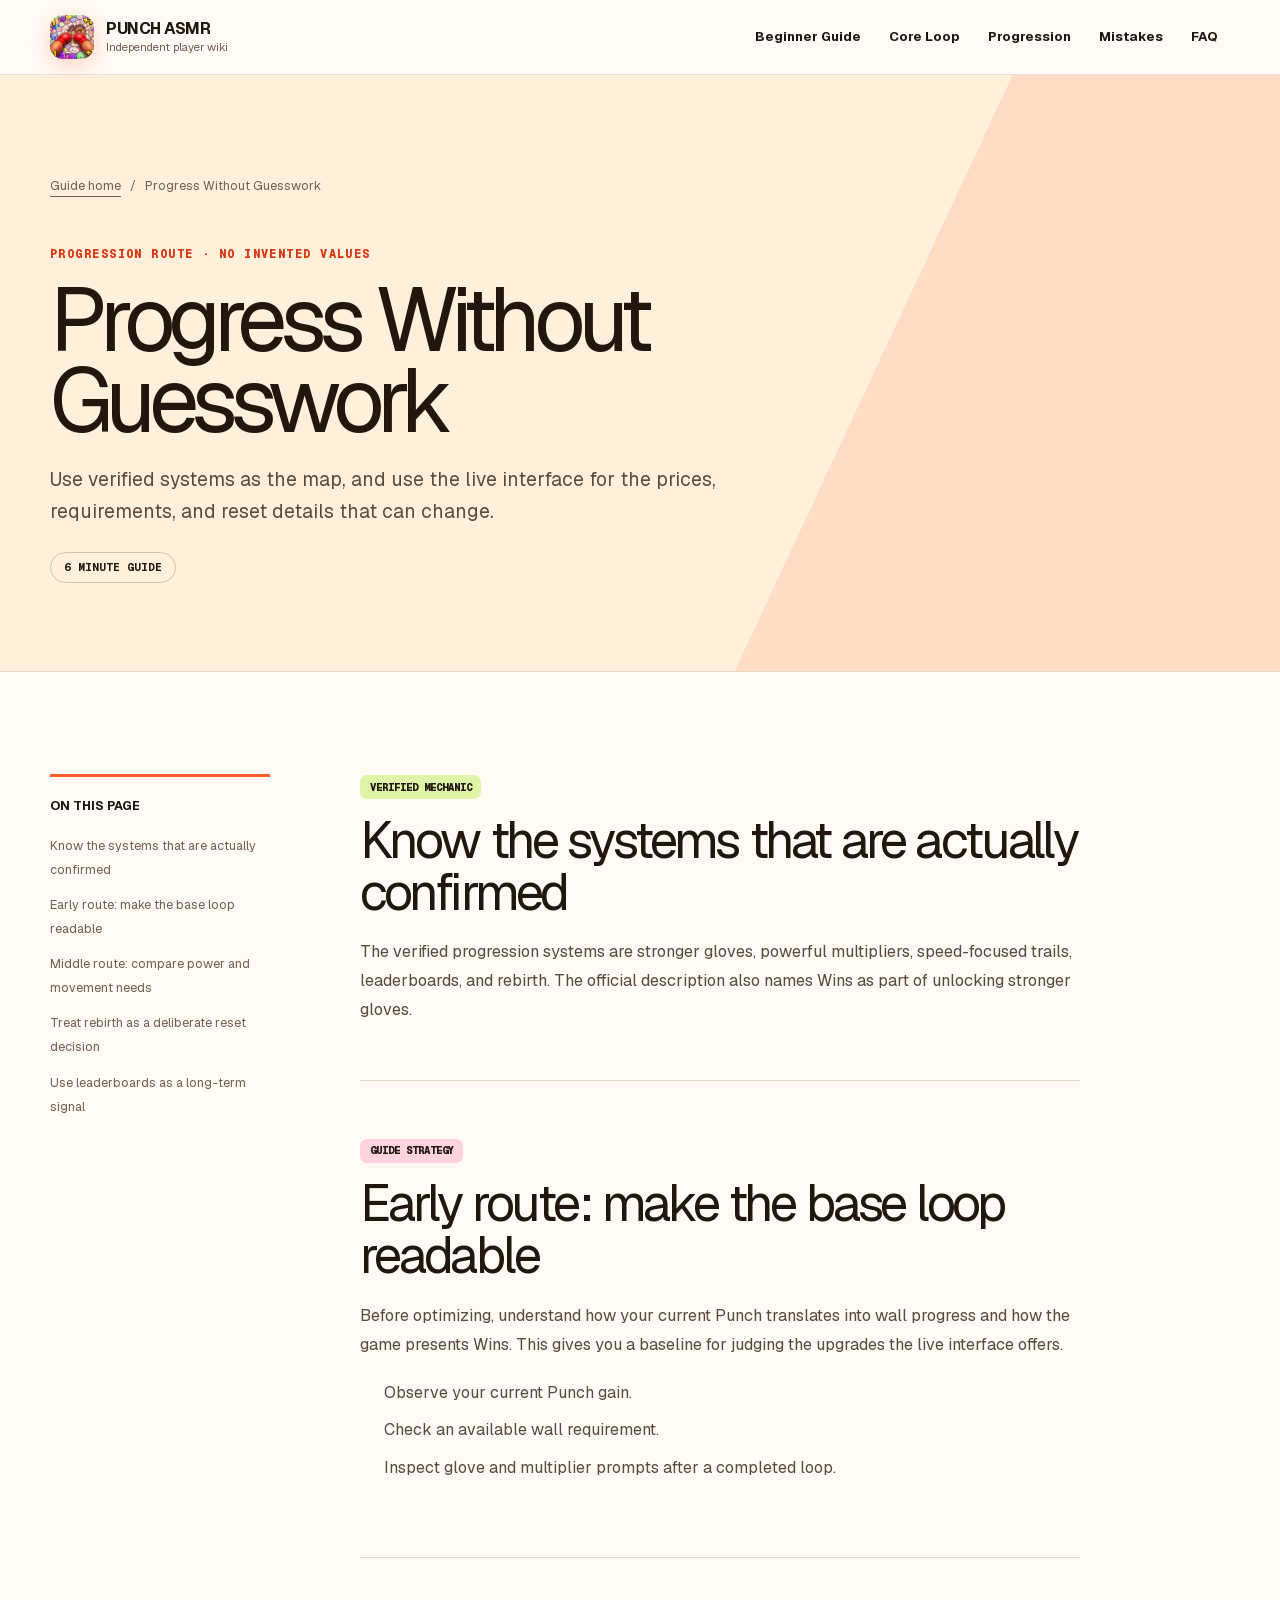
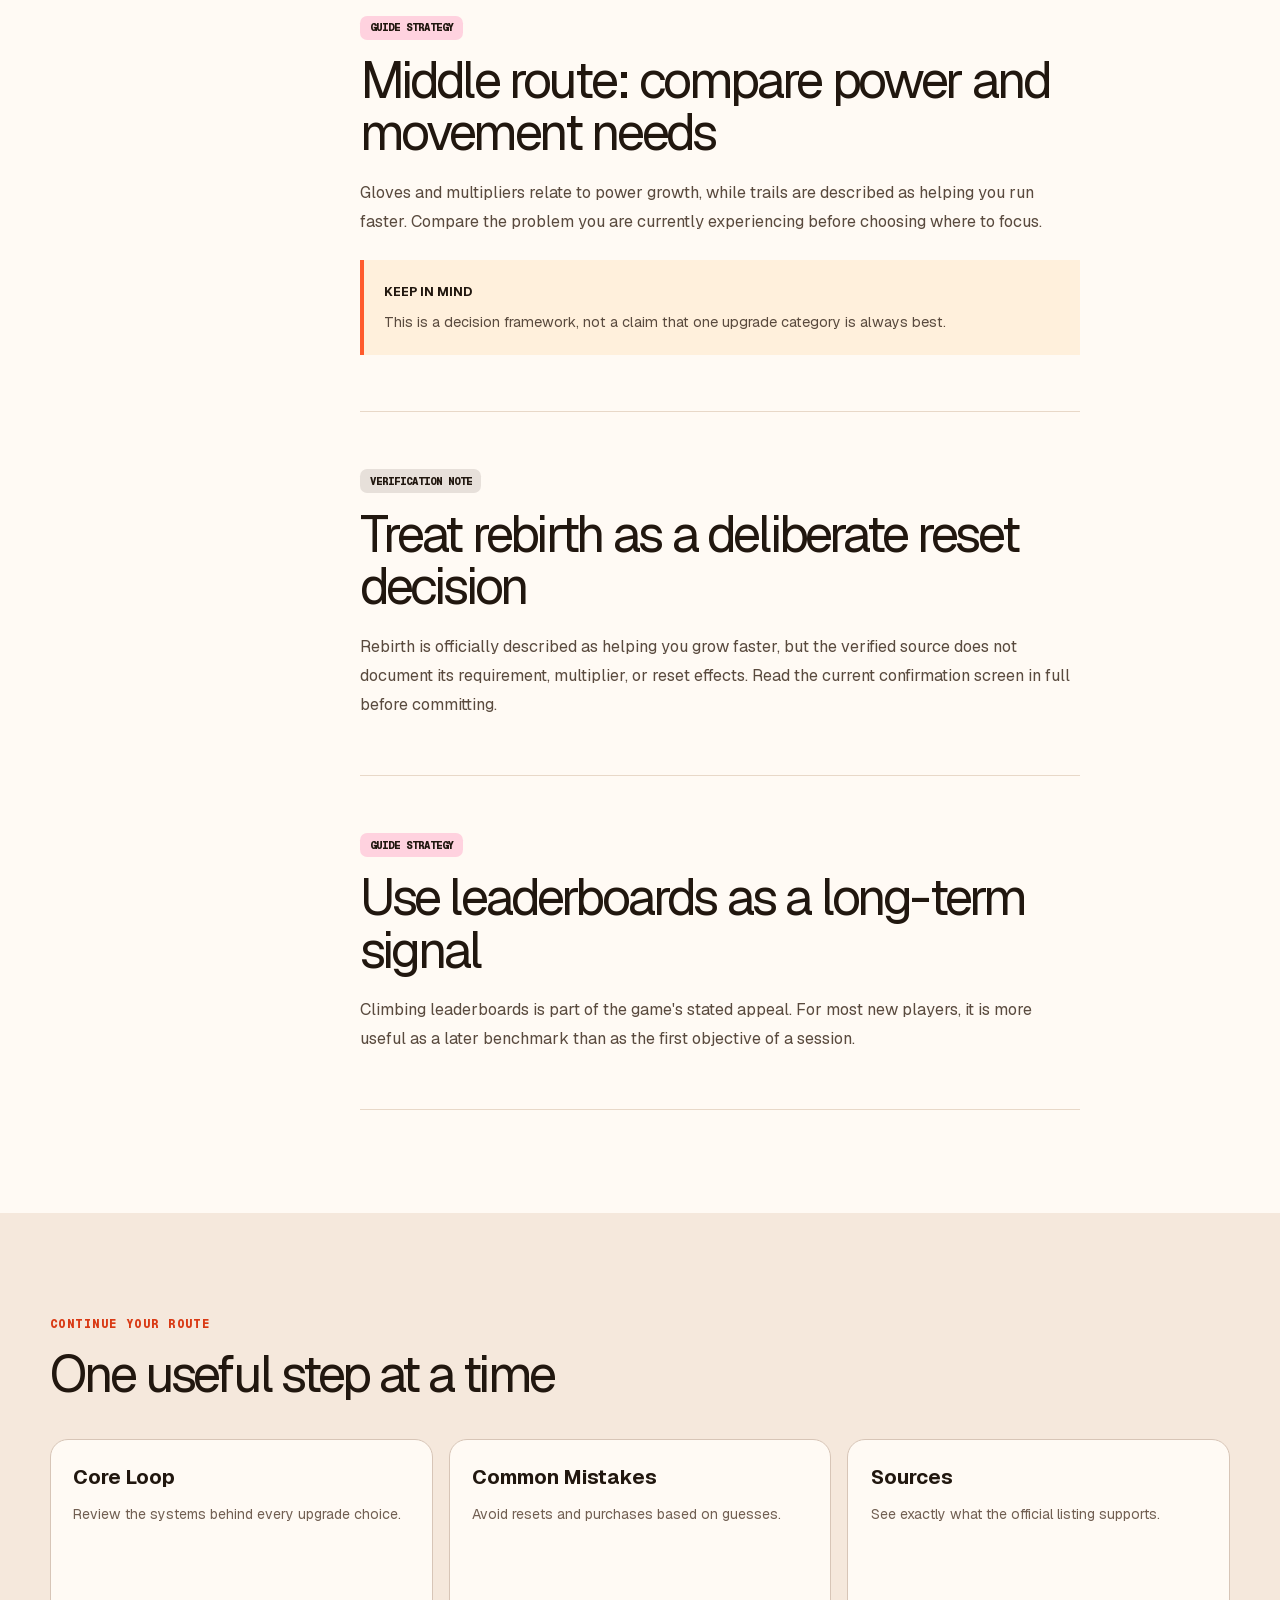
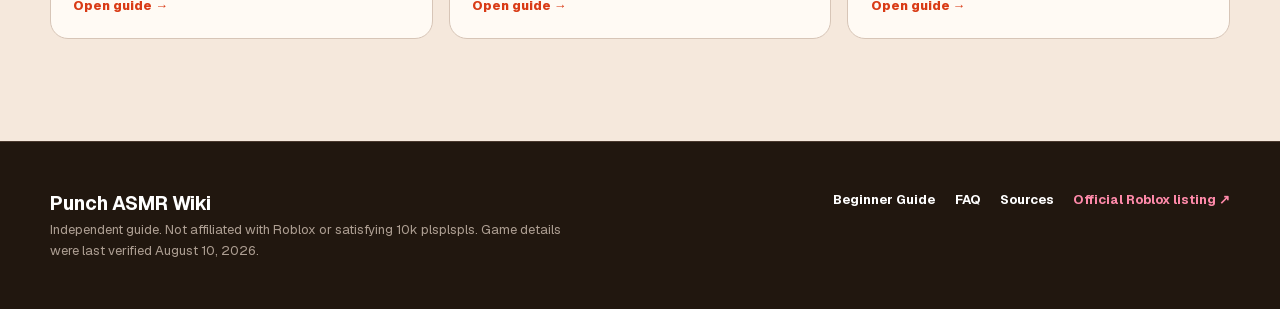
<file: progression.html>
<!DOCTYPE html><html lang="en"><head><meta charSet="utf-8"/><meta name="viewport" content="width=device-width, initial-scale=1"/><link rel="preload" href="/_next/static/media/797e433ab948586e-s.p.08e28id.o-okb.woff2" as="font" crossorigin="" type="font/woff2"/><link rel="preload" href="/_next/static/media/caa3a2e1cccd8315-s.p.09~u27dqhyhd6.woff2" as="font" crossorigin="" type="font/woff2"/><link rel="preload" as="image" href="/game/official-icon.png"/><link rel="stylesheet" href="/_next/static/chunks/13ftcr8fi25o6.css" data-precedence="next"/><link rel="preload" as="script" fetchPriority="low" href="/_next/static/chunks/17mva4r3w4ar9.js"/><script src="/_next/static/chunks/0cvhm5naa0fv3.js" async=""></script><script src="/_next/static/chunks/0o~gr3zy.zjpe.js" async=""></script><script src="/_next/static/chunks/02zrup2rkfnig.js" async=""></script><script src="/_next/static/chunks/turbopack-0a3gn5e~cv~ez.js" async=""></script><script src="/_next/static/chunks/0pgkwq_zces4f.js" async=""></script><script src="/_next/static/chunks/102oba10-8nfk.js" async=""></script><meta name="next-size-adjust" content=""/><meta name="theme-color" content="#ff5b2d"/><meta name="color-scheme" content="light"/><title>Punch ASMR Progression Guide | Punch ASMR Wiki</title><meta name="description" content="A source-aware Punch ASMR progression route covering gloves, multipliers, trails, leaderboards, and rebirth without invented values."/><meta name="application-name" content="Punch ASMR Wiki"/><link rel="manifest" href="/manifest.webmanifest"/><meta name="keywords" content="Punch ASMR,Punch ASMR wiki,Punch ASMR beginner guide,Punch ASMR progression,Punch ASMR Roblox"/><meta name="robots" content="index, follow"/><link rel="canonical" href="https://punchasmr.wiki/progression"/><meta property="og:title" content="Punch ASMR Progression Guide"/><meta property="og:description" content="A source-aware Punch ASMR progression route covering gloves, multipliers, trails, leaderboards, and rebirth without invented values."/><meta property="og:url" content="https://punchasmr.wiki/progression"/><meta property="og:site_name" content="Punch ASMR Wiki"/><meta property="og:image" content="https://punchasmr.wiki/og.png"/><meta property="og:image:width" content="1672"/><meta property="og:image:height" content="941"/><meta property="og:image:alt" content="Punch ASMR Beginner Guide"/><meta property="og:type" content="article"/><meta name="twitter:card" content="summary_large_image"/><meta name="twitter:title" content="Punch ASMR Progression Guide"/><meta name="twitter:description" content="A source-aware Punch ASMR progression route covering gloves, multipliers, trails, leaderboards, and rebirth without invented values."/><meta name="twitter:image" content="https://punchasmr.wiki/og.png"/><link rel="icon" href="/game/official-icon.png" type="image/png" sizes="512x512"/><link rel="apple-touch-icon" href="/game/official-icon.png" type="image/png" sizes="512x512"/><script src="/_next/static/chunks/03~yq9q893hmn.js" noModule=""></script></head><body class="geist_a71539c9-module__T19VSG__variable geist_mono_8d43a2aa-module__8Li5zG__variable"><div hidden=""><!--$--><!--/$--></div><a class="skip-link" href="#main-content">Skip to content</a><header class="site-header"><div class="nav-shell"><a class="brand" aria-label="Punch ASMR Wiki home" href="/"><img alt="" width="44" height="44" decoding="async" data-nimg="1" style="color:transparent" src="/game/official-icon.png"/><span><strong>PUNCH ASMR</strong><small>Independent player wiki</small></span></a><nav class="primary-nav" aria-label="Primary navigation"><a href="/beginner-guide">Beginner Guide</a><a href="/core-loop">Core Loop</a><a href="/progression">Progression</a><a href="/common-mistakes">Mistakes</a><a href="/faq">FAQ</a></nav></div></header><main id="main-content"><section class="guide-hero"><div class="content-shell"><nav class="breadcrumbs" aria-label="Breadcrumb"><a href="/">Guide home</a><span aria-hidden="true">/</span><span>Progress Without Guesswork</span></nav><p class="eyebrow">Progression route · no invented values</p><h1>Progress Without Guesswork</h1><p class="guide-deck">Use verified systems as the map, and use the live interface for the prices, requirements, and reset details that can change.</p><span class="reading-time">6 minute guide</span></div></section><div class="article-layout content-shell"><aside class="toc" aria-label="On this page"><strong>On this page</strong><ol><li><a href="#verified-systems">Know the systems that are actually confirmed</a></li><li><a href="#early-route">Early route: make the base loop readable</a></li><li><a href="#middle-route">Middle route: compare power and movement needs</a></li><li><a href="#rebirth">Treat rebirth as a deliberate reset decision</a></li><li><a href="#leaderboards">Use leaderboards as a long-term signal</a></li></ol></aside><article class="guide-article"><section id="verified-systems"><span class="evidence-tag evidence-verified-mechanic">Verified mechanic</span><h2>Know the systems that are actually confirmed</h2><p>The verified progression systems are stronger gloves, powerful multipliers, speed-focused trails, leaderboards, and rebirth. The official description also names Wins as part of unlocking stronger gloves.</p></section><section id="early-route"><span class="evidence-tag evidence-guide-strategy">Guide strategy</span><h2>Early route: make the base loop readable</h2><p>Before optimizing, understand how your current Punch translates into wall progress and how the game presents Wins. This gives you a baseline for judging the upgrades the live interface offers.</p><ul class="field-list"><li>Observe your current Punch gain.</li><li>Check an available wall requirement.</li><li>Inspect glove and multiplier prompts after a completed loop.</li></ul></section><section id="middle-route"><span class="evidence-tag evidence-guide-strategy">Guide strategy</span><h2>Middle route: compare power and movement needs</h2><p>Gloves and multipliers relate to power growth, while trails are described as helping you run faster. Compare the problem you are currently experiencing before choosing where to focus.</p><div class="field-note"><strong>Keep in mind</strong><p>This is a decision framework, not a claim that one upgrade category is always best.</p></div></section><section id="rebirth"><span class="evidence-tag evidence-verification-note">Verification note</span><h2>Treat rebirth as a deliberate reset decision</h2><p>Rebirth is officially described as helping you grow faster, but the verified source does not document its requirement, multiplier, or reset effects. Read the current confirmation screen in full before committing.</p></section><section id="leaderboards"><span class="evidence-tag evidence-guide-strategy">Guide strategy</span><h2>Use leaderboards as a long-term signal</h2><p>Climbing leaderboards is part of the game&#x27;s stated appeal. For most new players, it is more useful as a later benchmark than as the first objective of a session.</p></section></article></div><section class="keep-reading"><div class="content-shell"><p class="eyebrow">Continue your route</p><h2>One useful step at a time</h2><div class="related-grid"><a class="related-card" href="/core-loop"><strong>Core Loop</strong><span>Review the systems behind every upgrade choice.</span><em>Open guide →</em></a><a class="related-card" href="/common-mistakes"><strong>Common Mistakes</strong><span>Avoid resets and purchases based on guesses.</span><em>Open guide →</em></a><a class="related-card" href="/sources"><strong>Sources</strong><span>See exactly what the official listing supports.</span><em>Open guide →</em></a></div></div></section><script type="application/ld+json">{"@context":"https://schema.org","@type":"Article","headline":"Progress Without Guesswork","description":"Use verified systems as the map, and use the live interface for the prices, requirements, and reset details that can change.","url":"https://punchasmr.wiki/progression","dateModified":"2026-08-10","author":{"@type":"Organization","name":"Punch ASMR Wiki"}}</script><!--$--><!--/$--></main><footer class="site-footer"><div class="footer-grid"><div><strong>Punch ASMR Wiki</strong><p>Independent guide. Not affiliated with Roblox or <!-- -->satisfying 10k plsplspls<!-- -->. Game details were last verified <!-- -->August 10, 2026<!-- -->.</p></div><nav aria-label="Footer navigation"><a href="/beginner-guide">Beginner Guide</a><a href="/faq">FAQ</a><a href="/sources">Sources</a><a href="https://www.roblox.com/games/74080621118028/Punch-ASMR" rel="noreferrer">Official Roblox listing ↗</a></nav></div></footer><script type="application/ld+json">{"@context":"https://schema.org","@type":"WebSite","name":"Punch ASMR Wiki","url":"https://punchasmr.wiki","description":"An independent, source-aware beginner guide for Punch ASMR on Roblox.","isAccessibleForFree":true,"inLanguage":"en","about":{"@type":"VideoGame","name":"[🌍W2] Punch ASMR!","gamePlatform":"Roblox"}}</script><script src="/_next/static/chunks/17mva4r3w4ar9.js" id="_R_" async=""></script><script>(self.__next_f=self.__next_f||[]).push([0])</script><script>self.__next_f.push([1,"1:\"$Sreact.fragment\"\n2:I[33609,[\"/_next/static/chunks/0pgkwq_zces4f.js\",\"/_next/static/chunks/102oba10-8nfk.js\"],\"\"]\n3:I[85019,[\"/_next/static/chunks/0pgkwq_zces4f.js\",\"/_next/static/chunks/102oba10-8nfk.js\"],\"Image\"]\n4:I[17996,[\"/_next/static/chunks/0pgkwq_zces4f.js\",\"/_next/static/chunks/102oba10-8nfk.js\"],\"default\"]\n5:I[96351,[\"/_next/static/chunks/0pgkwq_zces4f.js\",\"/_next/static/chunks/102oba10-8nfk.js\"],\"default\"]\n11:I[43169,[\"/_next/static/chunks/0pgkwq_zces4f.js\",\"/_next/static/chunks/102oba10-8nfk.js\"],\"default\",1]\n:HL[\"/_next/static/chunks/13ftcr8fi25o6.css\",\"style\"]\n:HL[\"/_next/static/media/797e433ab948586e-s.p.08e28id.o-okb.woff2\",\"font\",{\"crossOrigin\":\"\",\"type\":\"font/woff2\"}]\n:HL[\"/_next/static/media/caa3a2e1cccd8315-s.p.09~u27dqhyhd6.woff2\",\"font\",{\"crossOrigin\":\"\",\"type\":\"font/woff2\"}]\n"])</script><script>self.__next_f.push([1,"0:{\"P\":null,\"c\":[\"\",\"progression\"],\"q\":\"\",\"i\":false,\"f\":[[[\"\",{\"children\":[\"progression\",{\"children\":[\"__PAGE__\",{}]}]},\"$undefined\",\"$undefined\",16],[[\"$\",\"$1\",\"c\",{\"children\":[[[\"$\",\"link\",\"0\",{\"rel\":\"stylesheet\",\"href\":\"/_next/static/chunks/13ftcr8fi25o6.css\",\"precedence\":\"next\",\"crossOrigin\":\"$undefined\",\"nonce\":\"$undefined\"}],[\"$\",\"script\",\"script-0\",{\"src\":\"/_next/static/chunks/0pgkwq_zces4f.js\",\"async\":true,\"nonce\":\"$undefined\"}],[\"$\",\"script\",\"script-1\",{\"src\":\"/_next/static/chunks/102oba10-8nfk.js\",\"async\":true,\"nonce\":\"$undefined\"}]],[\"$\",\"html\",null,{\"lang\":\"en\",\"children\":[\"$\",\"body\",null,{\"className\":\"geist_a71539c9-module__T19VSG__variable geist_mono_8d43a2aa-module__8Li5zG__variable\",\"children\":[[\"$\",\"a\",null,{\"className\":\"skip-link\",\"href\":\"#main-content\",\"children\":\"Skip to content\"}],[\"$\",\"header\",null,{\"className\":\"site-header\",\"children\":[\"$\",\"div\",null,{\"className\":\"nav-shell\",\"children\":[[\"$\",\"$L2\",null,{\"className\":\"brand\",\"href\":\"/\",\"aria-label\":\"Punch ASMR Wiki home\",\"children\":[[\"$\",\"$L3\",null,{\"src\":\"/game/official-icon.png\",\"alt\":\"\",\"width\":44,\"height\":44,\"priority\":true}],[\"$\",\"span\",null,{\"children\":[[\"$\",\"strong\",null,{\"children\":\"PUNCH ASMR\"}],[\"$\",\"small\",null,{\"children\":\"Independent player wiki\"}]]}]]}],[\"$\",\"nav\",null,{\"className\":\"primary-nav\",\"aria-label\":\"Primary navigation\",\"children\":[[\"$\",\"$L2\",\"/beginner-guide\",{\"href\":\"/beginner-guide\",\"children\":\"Beginner Guide\"}],[\"$\",\"$L2\",\"/core-loop\",{\"href\":\"/core-loop\",\"children\":\"Core Loop\"}],[\"$\",\"$L2\",\"/progression\",{\"href\":\"/progression\",\"children\":\"Progression\"}],[\"$\",\"$L2\",\"/common-mistakes\",{\"href\":\"/common-mistakes\",\"children\":\"Mistakes\"}],[\"$\",\"$L2\",\"/faq\",{\"href\":\"/faq\",\"children\":\"FAQ\"}]]}]]}]}],[\"$\",\"main\",null,{\"id\":\"main-content\",\"children\":[\"$\",\"$L4\",null,{\"parallelRouterKey\":\"children\",\"error\":\"$undefined\",\"errorStyles\":\"$undefined\",\"errorScripts\":\"$undefined\",\"template\":[\"$\",\"$L5\",null,{}],\"templateStyles\":\"$undefined\",\"templateScripts\":\"$undefined\",\"notFound\":[[[\"$\",\"title\",null,{\"children\":\"404: This page could not be found.\"}],[\"$\",\"div\",null,{\"style\":{\"fontFamily\":\"system-ui,\\\"Segoe UI\\\",Roboto,Helvetica,Arial,sans-serif,\\\"Apple Color Emoji\\\",\\\"Segoe UI Emoji\\\"\",\"height\":\"100vh\",\"textAlign\":\"center\",\"display\":\"flex\",\"flexDirection\":\"column\",\"alignItems\":\"center\",\"justifyContent\":\"center\"},\"children\":[\"$\",\"div\",null,{\"children\":[[\"$\",\"style\",null,{\"dangerouslySetInnerHTML\":{\"__html\":\"body{color:#000;background:#fff;margin:0}.next-error-h1{border-right:1px solid rgba(0,0,0,.3)}@media (prefers-color-scheme:dark){body{color:#fff;background:#000}.next-error-h1{border-right:1px solid rgba(255,255,255,.3)}}\"}}],[\"$\",\"h1\",null,{\"className\":\"next-error-h1\",\"style\":{\"display\":\"inline-block\",\"margin\":\"0 20px 0 0\",\"padding\":\"0 23px 0 0\",\"fontSize\":24,\"fontWeight\":500,\"verticalAlign\":\"top\",\"lineHeight\":\"49px\"},\"children\":404}],[\"$\",\"div\",null,{\"style\":{\"display\":\"inline-block\"},\"children\":[\"$\",\"h2\",null,{\"style\":{\"fontSize\":14,\"fontWeight\":400,\"lineHeight\":\"49px\",\"margin\":0},\"children\":\"This page could not be found.\"}]}]]}]}]],[]],\"forbidden\":\"$undefined\",\"unauthorized\":\"$undefined\"}]}],[\"$\",\"footer\",null,{\"className\":\"site-footer\",\"children\":[\"$\",\"div\",null,{\"className\":\"footer-grid\",\"children\":[[\"$\",\"div\",null,{\"children\":[[\"$\",\"strong\",null,{\"children\":\"Punch ASMR Wiki\"}],[\"$\",\"p\",null,{\"children\":[\"Independent guide. Not affiliated with Roblox or \",\"satisfying 10k plsplspls\",\". Game details were last verified \",\"August 10, 2026\",\".\"]}]]}],[\"$\",\"nav\",null,{\"aria-label\":\"Footer navigation\",\"children\":[[\"$\",\"$L2\",null,{\"href\":\"/beginner-guide\",\"children\":\"Beginner Guide\"}],[\"$\",\"$L2\",null,{\"href\":\"/faq\",\"children\":\"FAQ\"}],[\"$\",\"$L2\",null,{\"href\":\"/sources\",\"children\":\"Sources\"}],[\"$\",\"a\",null,{\"href\":\"https://www.roblox.com/games/74080621118028/Punch-ASMR\",\"rel\":\"noreferrer\",\"children\":\"Official Roblox listing ↗\"}]]}]]}]}],[\"$\",\"script\",null,{\"type\":\"application/ld+json\",\"dangerouslySetInnerHTML\":{\"__html\":\"{\\\"@context\\\":\\\"https://schema.org\\\",\\\"@type\\\":\\\"WebSite\\\",\\\"name\\\":\\\"Punch ASMR Wiki\\\",\\\"url\\\":\\\"https://punchasmr.wiki\\\",\\\"description\\\":\\\"An independent, source-aware beginner guide for Punch ASMR on Roblox.\\\",\\\"isAccessibleForFree\\\":true,\\\"inLanguage\\\":\\\"en\\\",\\\"about\\\":{\\\"@type\\\":\\\"VideoGame\\\",\\\"name\\\":\\\"[🌍W2] Punch ASMR!\\\",\\\"gamePlatform\\\":\\\"Roblox\\\"}}\"}}]]}]}]]}],{\"children\":[[\"$\",\"$1\",\"c\",{\"children\":[null,[\"$\",\"$L4\",null,{\"parallelRouterKey\":\"children\",\"error\":\"$undefined\",\"errorStyles\":\"$undefined\",\"errorScripts\":\"$undefined\",\"template\":[\"$\",\"$L5\",null,{}],\"templateStyles\":\"$undefined\",\"templateScripts\":\"$undefined\",\"notFound\":\"$undefined\",\"forbidden\":\"$undefined\",\"unauthorized\":\"$undefined\"}]]}],{\"children\":[[\"$\",\"$1\",\"c\",{\"children\":[[[\"$\",\"section\",null,{\"className\":\"guide-hero\",\"children\":[\"$\",\"div\",null,{\"className\":\"content-shell\",\"children\":[\"$L6\",\"$L7\",\"$L8\",\"$L9\",\"$La\"]}]}],\"$Lb\",\"$Lc\",\"$Ld\"],null,\"$Le\"]}],{},null,false,null]},null,false,\"$@f\"]},null,false,null],\"$L10\",false]],\"m\":\"$undefined\",\"G\":[\"$11\",[\"$L12\"]],\"S\":true,\"h\":null,\"s\":\"$undefined\",\"l\":\"$undefined\",\"p\":\"$undefined\",\"d\":\"$undefined\",\"b\":\"_FrqckNk8WWtGq6V1yho2\"}\n"])</script><script>self.__next_f.push([1,"14:I[79126,[\"/_next/static/chunks/0pgkwq_zces4f.js\",\"/_next/static/chunks/102oba10-8nfk.js\"],\"OutletBoundary\"]\n15:\"$Sreact.suspense\"\n18:I[79126,[\"/_next/static/chunks/0pgkwq_zces4f.js\",\"/_next/static/chunks/102oba10-8nfk.js\"],\"ViewportBoundary\"]\n1a:I[79126,[\"/_next/static/chunks/0pgkwq_zces4f.js\",\"/_next/static/chunks/102oba10-8nfk.js\"],\"MetadataBoundary\"]\n6:[\"$\",\"nav\",null,{\"className\":\"breadcrumbs\",\"aria-label\":\"Breadcrumb\",\"children\":[[\"$\",\"$L2\",null,{\"href\":\"/\",\"children\":\"Guide home\"}],[\"$\",\"span\",null,{\"aria-hidden\":\"true\",\"children\":\"/\"}],[\"$\",\"span\",null,{\"children\":\"Progress Without Guesswork\"}]]}]\n7:[\"$\",\"p\",null,{\"className\":\"eyebrow\",\"children\":\"Progression route · no invented values\"}]\n8:[\"$\",\"h1\",null,{\"children\":\"Progress Without Guesswork\"}]\n9:[\"$\",\"p\",null,{\"className\":\"guide-deck\",\"children\":\"Use verified systems as the map, and use the live interface for the prices, requirements, and reset details that can change.\"}]\na:[\"$\",\"span\",null,{\"className\":\"reading-time\",\"children\":\"6 minute guide\"}]\n"])</script><script>self.__next_f.push([1,"b:[\"$\",\"div\",null,{\"className\":\"article-layout content-shell\",\"children\":[[\"$\",\"aside\",null,{\"className\":\"toc\",\"aria-label\":\"On this page\",\"children\":[[\"$\",\"strong\",null,{\"children\":\"On this page\"}],[\"$\",\"ol\",null,{\"children\":[[\"$\",\"li\",\"verified-systems\",{\"children\":[\"$\",\"a\",null,{\"href\":\"#verified-systems\",\"children\":\"Know the systems that are actually confirmed\"}]}],[\"$\",\"li\",\"early-route\",{\"children\":[\"$\",\"a\",null,{\"href\":\"#early-route\",\"children\":\"Early route: make the base loop readable\"}]}],[\"$\",\"li\",\"middle-route\",{\"children\":[\"$\",\"a\",null,{\"href\":\"#middle-route\",\"children\":\"Middle route: compare power and movement needs\"}]}],[\"$\",\"li\",\"rebirth\",{\"children\":[\"$\",\"a\",null,{\"href\":\"#rebirth\",\"children\":\"Treat rebirth as a deliberate reset decision\"}]}],[\"$\",\"li\",\"leaderboards\",{\"children\":[\"$\",\"a\",null,{\"href\":\"#leaderboards\",\"children\":\"Use leaderboards as a long-term signal\"}]}]]}]]}],[\"$\",\"article\",null,{\"className\":\"guide-article\",\"children\":[[\"$\",\"section\",\"verified-systems\",{\"id\":\"verified-systems\",\"children\":[[\"$\",\"span\",null,{\"className\":\"evidence-tag evidence-verified-mechanic\",\"children\":\"Verified mechanic\"}],[\"$\",\"h2\",null,{\"children\":\"Know the systems that are actually confirmed\"}],[[\"$\",\"p\",\"The verified progression systems are stronger gloves, powerful multipliers, speed-focused trails, leaderboards, and rebirth. The official description also names Wins as part of unlocking stronger gloves.\",{\"children\":\"The verified progression systems are stronger gloves, powerful multipliers, speed-focused trails, leaderboards, and rebirth. The official description also names Wins as part of unlocking stronger gloves.\"}]],\"$undefined\",\"$undefined\"]}],[\"$\",\"section\",\"early-route\",{\"id\":\"early-route\",\"children\":[[\"$\",\"span\",null,{\"className\":\"evidence-tag evidence-guide-strategy\",\"children\":\"Guide strategy\"}],[\"$\",\"h2\",null,{\"children\":\"Early route: make the base loop readable\"}],[[\"$\",\"p\",\"Before optimizing, understand how your current Punch translates into wall progress and how the game presents Wins. This gives you a baseline for judging the upgrades the live interface offers.\",{\"children\":\"Before optimizing, understand how your current Punch translates into wall progress and how the game presents Wins. This gives you a baseline for judging the upgrades the live interface offers.\"}]],[\"$\",\"ul\",null,{\"className\":\"field-list\",\"children\":[[\"$\",\"li\",\"Observe your current Punch gain.\",{\"children\":\"Observe your current Punch gain.\"}],[\"$\",\"li\",\"Check an available wall requirement.\",{\"children\":\"Check an available wall requirement.\"}],[\"$\",\"li\",\"Inspect glove and multiplier prompts after a completed loop.\",{\"children\":\"Inspect glove and multiplier prompts after a completed loop.\"}]]}],\"$undefined\"]}],[\"$\",\"section\",\"middle-route\",{\"id\":\"middle-route\",\"children\":[[\"$\",\"span\",null,{\"className\":\"evidence-tag evidence-guide-strategy\",\"children\":\"Guide strategy\"}],[\"$\",\"h2\",null,{\"children\":\"Middle route: compare power and movement needs\"}],[[\"$\",\"p\",\"Gloves and multipliers relate to power growth, while trails are described as helping you run faster. Compare the problem you are currently experiencing before choosing where to focus.\",{\"children\":\"Gloves and multipliers relate to power growth, while trails are described as helping you run faster. Compare the problem you are currently experiencing before choosing where to focus.\"}]],\"$undefined\",[\"$\",\"div\",null,{\"className\":\"field-note\",\"children\":[[\"$\",\"strong\",null,{\"children\":\"Keep in mind\"}],[\"$\",\"p\",null,{\"children\":\"This is a decision framework, not a claim that one upgrade category is always best.\"}]]}]]}],[\"$\",\"section\",\"rebirth\",{\"id\":\"rebirth\",\"children\":[[\"$\",\"span\",null,{\"className\":\"evidence-tag evidence-verification-note\",\"children\":\"Verification note\"}],[\"$\",\"h2\",null,{\"children\":\"Treat rebirth as a deliberate reset decision\"}],[[\"$\",\"p\",\"Rebirth is officially described as helping you grow faster, but the verified source does not document its requirement, multiplier, or reset effects. Read the current confirmation screen in full before committing.\",{\"children\":\"Rebirth is officially described as helping you grow faster, but the verified source does not document its requirement, multiplier, or reset effects. Read the current confirmation screen in full before committing.\"}]],\"$undefined\",\"$undefined\"]}],\"$L13\"]}]]}]\n"])</script><script>self.__next_f.push([1,"c:[\"$\",\"section\",null,{\"className\":\"keep-reading\",\"children\":[\"$\",\"div\",null,{\"className\":\"content-shell\",\"children\":[[\"$\",\"p\",null,{\"className\":\"eyebrow\",\"children\":\"Continue your route\"}],[\"$\",\"h2\",null,{\"children\":\"One useful step at a time\"}],[\"$\",\"div\",null,{\"className\":\"related-grid\",\"children\":[[\"$\",\"$L2\",\"/core-loop\",{\"href\":\"/core-loop\",\"className\":\"related-card\",\"children\":[[\"$\",\"strong\",null,{\"children\":\"Core Loop\"}],[\"$\",\"span\",null,{\"children\":\"Review the systems behind every upgrade choice.\"}],[\"$\",\"em\",null,{\"children\":\"Open guide →\"}]]}],[\"$\",\"$L2\",\"/common-mistakes\",{\"href\":\"/common-mistakes\",\"className\":\"related-card\",\"children\":[[\"$\",\"strong\",null,{\"children\":\"Common Mistakes\"}],[\"$\",\"span\",null,{\"children\":\"Avoid resets and purchases based on guesses.\"}],[\"$\",\"em\",null,{\"children\":\"Open guide →\"}]]}],[\"$\",\"$L2\",\"/sources\",{\"href\":\"/sources\",\"className\":\"related-card\",\"children\":[[\"$\",\"strong\",null,{\"children\":\"Sources\"}],[\"$\",\"span\",null,{\"children\":\"See exactly what the official listing supports.\"}],[\"$\",\"em\",null,{\"children\":\"Open guide →\"}]]}]]}]]}]}]\nd:[\"$\",\"script\",null,{\"type\":\"application/ld+json\",\"dangerouslySetInnerHTML\":{\"__html\":\"{\\\"@context\\\":\\\"https://schema.org\\\",\\\"@type\\\":\\\"Article\\\",\\\"headline\\\":\\\"Progress Without Guesswork\\\",\\\"description\\\":\\\"Use verified systems as the map, and use the live interface for the prices, requirements, and reset details that can change.\\\",\\\"url\\\":\\\"https://punchasmr.wiki/progression\\\",\\\"dateModified\\\":\\\"2026-08-10\\\",\\\"author\\\":{\\\"@type\\\":\\\"Organization\\\",\\\"name\\\":\\\"Punch ASMR Wiki\\\"}}\"}}]\ne:[\"$\",\"$L14\",null,{\"children\":[\"$\",\"$15\",null,{\"name\":\"Next.MetadataOutlet\",\"children\":\"$@16\"}]}]\n17:[]\nf:\"$W17\"\n10:[\"$\",\"$1\",\"h\",{\"children\":[null,[\"$\",\"$L18\",null,{\"children\":\"$L19\"}],[\"$\",\"div\",null,{\"hidden\":true,\"children\":[\"$\",\"$L1a\",null,{\"children\":[\"$\",\"$15\",null,{\"name\":\"Next.Metadata\",\"children\":\"$L1b\"}]}]}],[\"$\",\"meta\",null,{\"name\":\"next-size-adjust\",\"content\":\"\"}]]}]\n12:[\"$\",\"link\",\"0\",{\"rel\":\"stylesheet\",\"href\":\"/_next/static/chunks/13ftcr8fi25o6.css\",\"precedence\":\"next\",\"crossOrigin\":\"$undefined\",\"nonce\":\"$undefined\"}]\n"])</script><script>self.__next_f.push([1,"13:[\"$\",\"section\",\"leaderboards\",{\"id\":\"leaderboards\",\"children\":[[\"$\",\"span\",null,{\"className\":\"evidence-tag evidence-guide-strategy\",\"children\":\"Guide strategy\"}],[\"$\",\"h2\",null,{\"children\":\"Use leaderboards as a long-term signal\"}],[[\"$\",\"p\",\"Climbing leaderboards is part of the game's stated appeal. For most new players, it is more useful as a later benchmark than as the first objective of a session.\",{\"children\":\"Climbing leaderboards is part of the game's stated appeal. For most new players, it is more useful as a later benchmark than as the first objective of a session.\"}]],\"$undefined\",\"$undefined\"]}]\n"])</script><script>self.__next_f.push([1,"19:[[\"$\",\"meta\",\"0\",{\"charSet\":\"utf-8\"}],[\"$\",\"meta\",\"1\",{\"name\":\"viewport\",\"content\":\"width=device-width, initial-scale=1\"}],[\"$\",\"meta\",\"2\",{\"name\":\"theme-color\",\"content\":\"#ff5b2d\"}],[\"$\",\"meta\",\"3\",{\"name\":\"color-scheme\",\"content\":\"light\"}]]\n"])</script><script>self.__next_f.push([1,"1c:I[41398,[\"/_next/static/chunks/0pgkwq_zces4f.js\",\"/_next/static/chunks/102oba10-8nfk.js\"],\"IconMark\"]\n16:null\n"])</script><script>self.__next_f.push([1,"1b:[[\"$\",\"title\",\"0\",{\"children\":\"Punch ASMR Progression Guide | Punch ASMR Wiki\"}],[\"$\",\"meta\",\"1\",{\"name\":\"description\",\"content\":\"A source-aware Punch ASMR progression route covering gloves, multipliers, trails, leaderboards, and rebirth without invented values.\"}],[\"$\",\"meta\",\"2\",{\"name\":\"application-name\",\"content\":\"Punch ASMR Wiki\"}],[\"$\",\"link\",\"3\",{\"rel\":\"manifest\",\"href\":\"/manifest.webmanifest\",\"crossOrigin\":\"$undefined\"}],[\"$\",\"meta\",\"4\",{\"name\":\"keywords\",\"content\":\"Punch ASMR,Punch ASMR wiki,Punch ASMR beginner guide,Punch ASMR progression,Punch ASMR Roblox\"}],[\"$\",\"meta\",\"5\",{\"name\":\"robots\",\"content\":\"index, follow\"}],[\"$\",\"link\",\"6\",{\"rel\":\"canonical\",\"href\":\"https://punchasmr.wiki/progression\"}],[\"$\",\"meta\",\"7\",{\"property\":\"og:title\",\"content\":\"Punch ASMR Progression Guide\"}],[\"$\",\"meta\",\"8\",{\"property\":\"og:description\",\"content\":\"A source-aware Punch ASMR progression route covering gloves, multipliers, trails, leaderboards, and rebirth without invented values.\"}],[\"$\",\"meta\",\"9\",{\"property\":\"og:url\",\"content\":\"https://punchasmr.wiki/progression\"}],[\"$\",\"meta\",\"10\",{\"property\":\"og:site_name\",\"content\":\"Punch ASMR Wiki\"}],[\"$\",\"meta\",\"11\",{\"property\":\"og:image\",\"content\":\"https://punchasmr.wiki/og.png\"}],[\"$\",\"meta\",\"12\",{\"property\":\"og:image:width\",\"content\":\"1672\"}],[\"$\",\"meta\",\"13\",{\"property\":\"og:image:height\",\"content\":\"941\"}],[\"$\",\"meta\",\"14\",{\"property\":\"og:image:alt\",\"content\":\"Punch ASMR Beginner Guide\"}],[\"$\",\"meta\",\"15\",{\"property\":\"og:type\",\"content\":\"article\"}],[\"$\",\"meta\",\"16\",{\"name\":\"twitter:card\",\"content\":\"summary_large_image\"}],[\"$\",\"meta\",\"17\",{\"name\":\"twitter:title\",\"content\":\"Punch ASMR Progression Guide\"}],[\"$\",\"meta\",\"18\",{\"name\":\"twitter:description\",\"content\":\"A source-aware Punch ASMR progression route covering gloves, multipliers, trails, leaderboards, and rebirth without invented values.\"}],[\"$\",\"meta\",\"19\",{\"name\":\"twitter:image\",\"content\":\"https://punchasmr.wiki/og.png\"}],[\"$\",\"link\",\"20\",{\"rel\":\"icon\",\"href\":\"/game/official-icon.png\",\"type\":\"image/png\",\"sizes\":\"512x512\"}],[\"$\",\"link\",\"21\",{\"rel\":\"apple-touch-icon\",\"href\":\"/game/official-icon.png\",\"type\":\"image/png\",\"sizes\":\"512x512\"}],[\"$\",\"$L1c\",\"22\",{}]]\n"])</script>  <!-- adsterra-code-handoff:artifact-runtime:start -->
  <script type="module" src="/adsterra/runtime.js" data-adsterra-artifact-runtime data-global-fallback="true"></script>
  <!-- adsterra-code-handoff:artifact-runtime:end -->
</body></html>
</file>
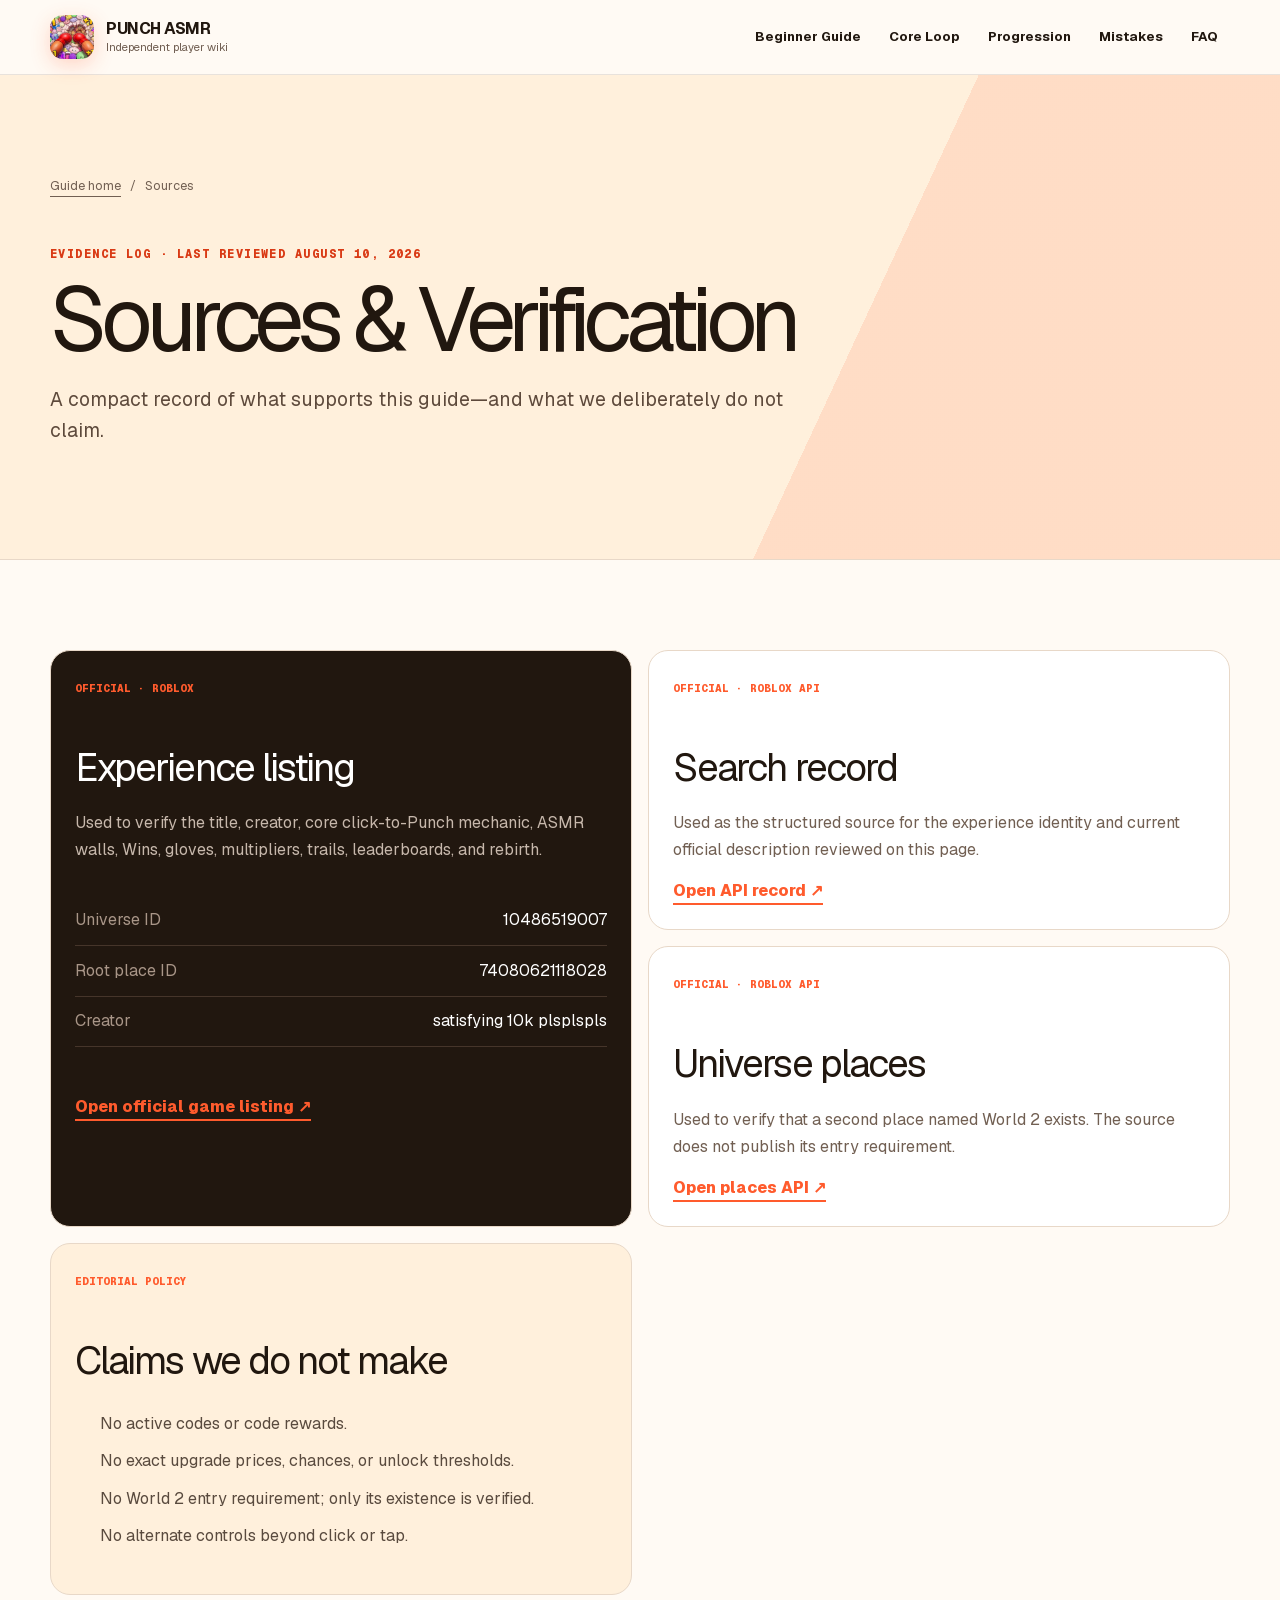
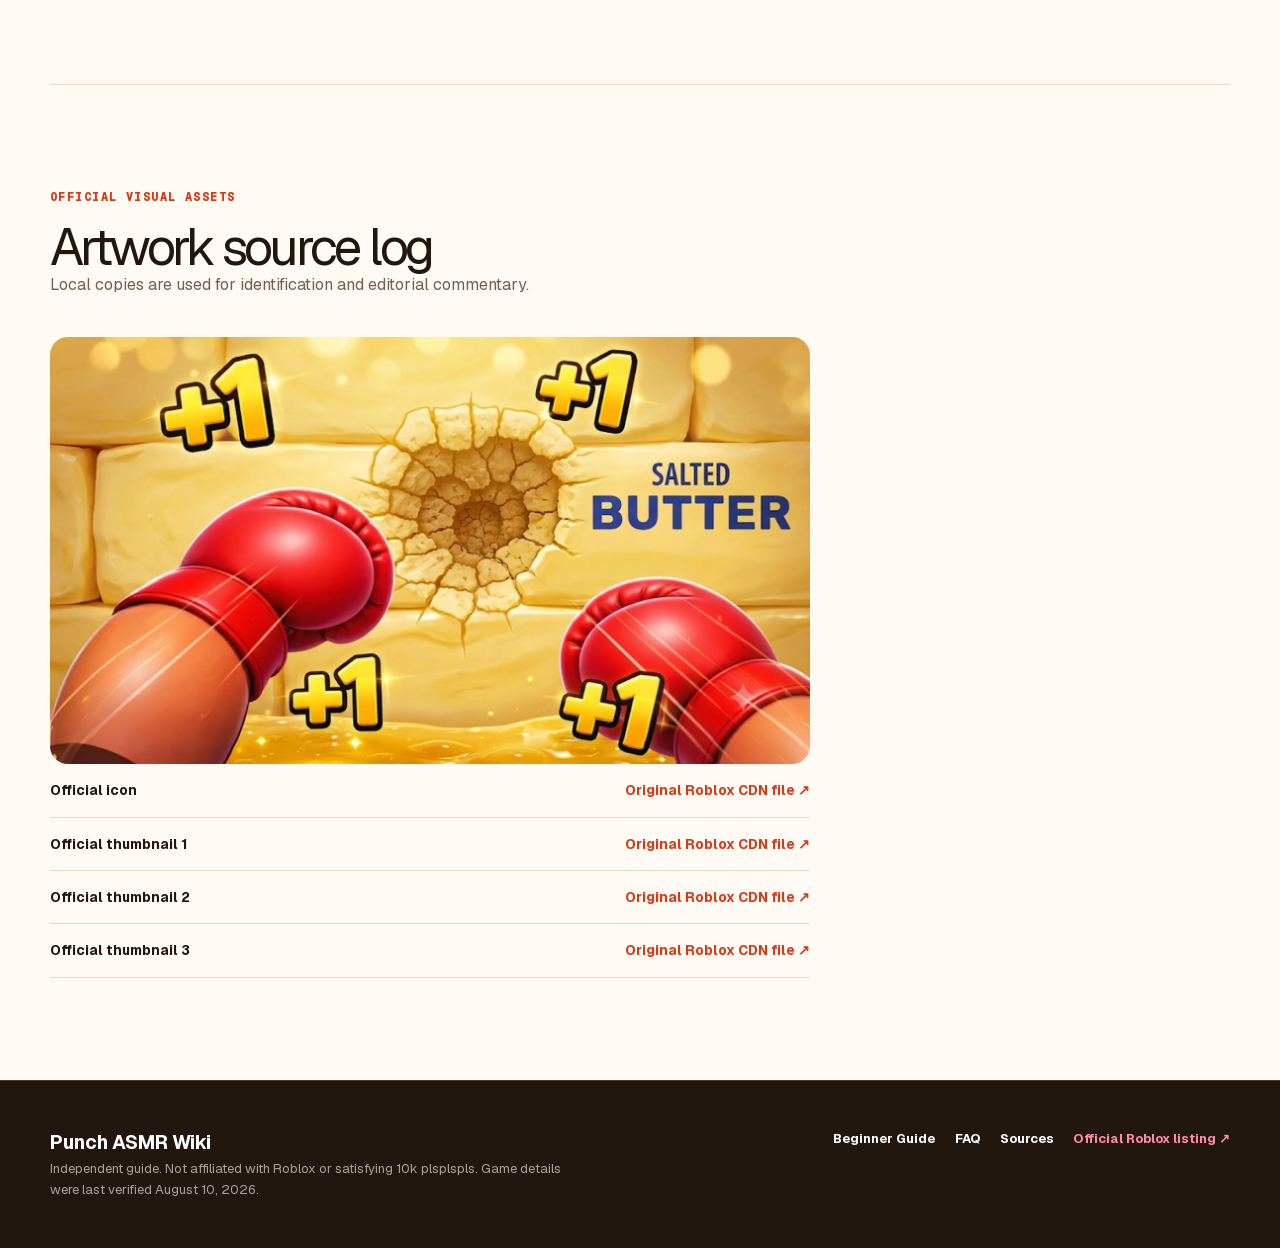
<file: sources.html>
<!DOCTYPE html><html lang="en"><head><meta charSet="utf-8"/><meta name="viewport" content="width=device-width, initial-scale=1"/><link rel="preload" href="/_next/static/media/797e433ab948586e-s.p.08e28id.o-okb.woff2" as="font" crossorigin="" type="font/woff2"/><link rel="preload" href="/_next/static/media/caa3a2e1cccd8315-s.p.09~u27dqhyhd6.woff2" as="font" crossorigin="" type="font/woff2"/><link rel="preload" as="image" href="/game/official-icon.png"/><link rel="stylesheet" href="/_next/static/chunks/13ftcr8fi25o6.css" data-precedence="next"/><link rel="preload" as="script" fetchPriority="low" href="/_next/static/chunks/17mva4r3w4ar9.js"/><script src="/_next/static/chunks/0cvhm5naa0fv3.js" async=""></script><script src="/_next/static/chunks/0o~gr3zy.zjpe.js" async=""></script><script src="/_next/static/chunks/02zrup2rkfnig.js" async=""></script><script src="/_next/static/chunks/turbopack-0a3gn5e~cv~ez.js" async=""></script><script src="/_next/static/chunks/0pgkwq_zces4f.js" async=""></script><script src="/_next/static/chunks/102oba10-8nfk.js" async=""></script><meta name="next-size-adjust" content=""/><meta name="theme-color" content="#ff5b2d"/><meta name="color-scheme" content="light"/><title>Punch ASMR Sources &amp; Verification | Punch ASMR Wiki</title><meta name="description" content="The official Roblox listing, search record, and artwork URLs used to verify Punch ASMR guide facts."/><meta name="application-name" content="Punch ASMR Wiki"/><link rel="manifest" href="/manifest.webmanifest"/><meta name="keywords" content="Punch ASMR,Punch ASMR wiki,Punch ASMR beginner guide,Punch ASMR progression,Punch ASMR Roblox"/><meta name="robots" content="index, follow"/><link rel="canonical" href="https://punchasmr.wiki/sources"/><meta property="og:title" content="Punch ASMR Sources &amp; Verification"/><meta property="og:description" content="The official Roblox listing, search record, and artwork URLs used to verify Punch ASMR guide facts."/><meta property="og:url" content="https://punchasmr.wiki/sources"/><meta property="og:site_name" content="Punch ASMR Wiki"/><meta property="og:image" content="https://punchasmr.wiki/og.png"/><meta property="og:image:width" content="1672"/><meta property="og:image:height" content="941"/><meta property="og:image:alt" content="Punch ASMR Beginner Guide"/><meta property="og:type" content="article"/><meta name="twitter:card" content="summary_large_image"/><meta name="twitter:title" content="Punch ASMR Sources &amp; Verification"/><meta name="twitter:description" content="The official Roblox listing, search record, and artwork URLs used to verify Punch ASMR guide facts."/><meta name="twitter:image" content="https://punchasmr.wiki/og.png"/><link rel="icon" href="/game/official-icon.png" type="image/png" sizes="512x512"/><link rel="apple-touch-icon" href="/game/official-icon.png" type="image/png" sizes="512x512"/><script src="/_next/static/chunks/03~yq9q893hmn.js" noModule=""></script></head><body class="geist_a71539c9-module__T19VSG__variable geist_mono_8d43a2aa-module__8Li5zG__variable"><div hidden=""><!--$--><!--/$--></div><a class="skip-link" href="#main-content">Skip to content</a><header class="site-header"><div class="nav-shell"><a class="brand" aria-label="Punch ASMR Wiki home" href="/"><img alt="" width="44" height="44" decoding="async" data-nimg="1" style="color:transparent" src="/game/official-icon.png"/><span><strong>PUNCH ASMR</strong><small>Independent player wiki</small></span></a><nav class="primary-nav" aria-label="Primary navigation"><a href="/beginner-guide">Beginner Guide</a><a href="/core-loop">Core Loop</a><a href="/progression">Progression</a><a href="/common-mistakes">Mistakes</a><a href="/faq">FAQ</a></nav></div></header><main id="main-content"><section class="guide-hero sources-hero"><div class="content-shell"><nav class="breadcrumbs" aria-label="Breadcrumb"><a href="/">Guide home</a><span aria-hidden="true">/</span><span>Sources</span></nav><p class="eyebrow">Evidence log · last reviewed <!-- -->August 10, 2026</p><h1>Sources &amp; Verification</h1><p class="guide-deck">A compact record of what supports this guide—and what we deliberately do not claim.</p></div></section><section class="sources-layout content-shell"><article class="source-card source-primary"><span>OFFICIAL · ROBLOX</span><h2>Experience listing</h2><p>Used to verify the title, creator, core click-to-Punch mechanic, ASMR walls, Wins, gloves, multipliers, trails, leaderboards, and rebirth.</p><dl><div><dt>Universe ID</dt><dd>10486519007</dd></div><div><dt>Root place ID</dt><dd>74080621118028</dd></div><div><dt>Creator</dt><dd>satisfying 10k plsplspls</dd></div></dl><a href="https://www.roblox.com/games/74080621118028/Punch-ASMR" rel="noreferrer">Open official game listing ↗</a></article><article class="source-card"><span>OFFICIAL · ROBLOX API</span><h2>Search record</h2><p>Used as the structured source for the experience identity and current official description reviewed on this page.</p><a href="https://apis.roblox.com/search-api/omni-search?searchQuery=Punch%20ASMR&amp;sessionId=00000000-0000-0000-0000-000000000000" rel="noreferrer">Open API record ↗</a></article><article class="source-card"><span>OFFICIAL · ROBLOX API</span><h2>Universe places</h2><p>Used to verify that a second place named World 2 exists. The source does not publish its entry requirement.</p><a href="https://develop.roblox.com/v1/universes/10486519007/places?isUniverseCreation=false&amp;limit=100&amp;sortOrder=Asc" rel="noreferrer">Open places API ↗</a></article><article class="source-card source-boundary"><span>EDITORIAL POLICY</span><h2>Claims we do not make</h2><ul class="field-list"><li>No active codes or code rewards.</li><li>No exact upgrade prices, chances, or unlock thresholds.</li><li>No World 2 entry requirement; only its existence is verified.</li><li>No alternate controls beyond click or tap.</li></ul></article></section><section class="asset-log content-shell"><div class="section-heading"><p class="eyebrow">Official visual assets</p><h2>Artwork source log</h2><p>Local copies are used for identification and editorial commentary.</p></div><div class="asset-preview"><img alt="Official Punch ASMR promotional artwork" loading="lazy" width="768" height="432" decoding="async" data-nimg="1" style="color:transparent" src="/game/official-gallery-2.png"/></div><ol><li><strong>Official icon</strong><a href="https://tr.rbxcdn.com/180DAY-9e069d49313561a82ef423ceeeefe652/512/512/Image/Png/noFilter" rel="noreferrer">Original Roblox CDN file ↗</a></li><li><strong>Official thumbnail 1</strong><a href="https://tr.rbxcdn.com/180DAY-c9a13c9eff9ba28304633991e9cd3250/768/432/Image/Png/noFilter" rel="noreferrer">Original Roblox CDN file ↗</a></li><li><strong>Official thumbnail 2</strong><a href="https://tr.rbxcdn.com/180DAY-b7779f7ef85acaf9fb60192978c281ea/768/432/Image/Png/noFilter" rel="noreferrer">Original Roblox CDN file ↗</a></li><li><strong>Official thumbnail 3</strong><a href="https://tr.rbxcdn.com/180DAY-107703d9fbc962aac3e420d4ccc2dd18/768/432/Image/Png/noFilter" rel="noreferrer">Original Roblox CDN file ↗</a></li></ol></section><!--$--><!--/$--></main><footer class="site-footer"><div class="footer-grid"><div><strong>Punch ASMR Wiki</strong><p>Independent guide. Not affiliated with Roblox or <!-- -->satisfying 10k plsplspls<!-- -->. Game details were last verified <!-- -->August 10, 2026<!-- -->.</p></div><nav aria-label="Footer navigation"><a href="/beginner-guide">Beginner Guide</a><a href="/faq">FAQ</a><a href="/sources">Sources</a><a href="https://www.roblox.com/games/74080621118028/Punch-ASMR" rel="noreferrer">Official Roblox listing ↗</a></nav></div></footer><script type="application/ld+json">{"@context":"https://schema.org","@type":"WebSite","name":"Punch ASMR Wiki","url":"https://punchasmr.wiki","description":"An independent, source-aware beginner guide for Punch ASMR on Roblox.","isAccessibleForFree":true,"inLanguage":"en","about":{"@type":"VideoGame","name":"[🌍W2] Punch ASMR!","gamePlatform":"Roblox"}}</script><script src="/_next/static/chunks/17mva4r3w4ar9.js" id="_R_" async=""></script><script>(self.__next_f=self.__next_f||[]).push([0])</script><script>self.__next_f.push([1,"1:\"$Sreact.fragment\"\n2:I[33609,[\"/_next/static/chunks/0pgkwq_zces4f.js\",\"/_next/static/chunks/102oba10-8nfk.js\"],\"\"]\n3:I[85019,[\"/_next/static/chunks/0pgkwq_zces4f.js\",\"/_next/static/chunks/102oba10-8nfk.js\"],\"Image\"]\n4:I[17996,[\"/_next/static/chunks/0pgkwq_zces4f.js\",\"/_next/static/chunks/102oba10-8nfk.js\"],\"default\"]\n5:I[96351,[\"/_next/static/chunks/0pgkwq_zces4f.js\",\"/_next/static/chunks/102oba10-8nfk.js\"],\"default\"]\nf:I[43169,[\"/_next/static/chunks/0pgkwq_zces4f.js\",\"/_next/static/chunks/102oba10-8nfk.js\"],\"default\",1]\n:HL[\"/_next/static/chunks/13ftcr8fi25o6.css\",\"style\"]\n:HL[\"/_next/static/media/797e433ab948586e-s.p.08e28id.o-okb.woff2\",\"font\",{\"crossOrigin\":\"\",\"type\":\"font/woff2\"}]\n:HL[\"/_next/static/media/caa3a2e1cccd8315-s.p.09~u27dqhyhd6.woff2\",\"font\",{\"crossOrigin\":\"\",\"type\":\"font/woff2\"}]\n"])</script><script>self.__next_f.push([1,"0:{\"P\":null,\"c\":[\"\",\"sources\"],\"q\":\"\",\"i\":false,\"f\":[[[\"\",{\"children\":[\"sources\",{\"children\":[\"__PAGE__\",{}]}]},\"$undefined\",\"$undefined\",16],[[\"$\",\"$1\",\"c\",{\"children\":[[[\"$\",\"link\",\"0\",{\"rel\":\"stylesheet\",\"href\":\"/_next/static/chunks/13ftcr8fi25o6.css\",\"precedence\":\"next\",\"crossOrigin\":\"$undefined\",\"nonce\":\"$undefined\"}],[\"$\",\"script\",\"script-0\",{\"src\":\"/_next/static/chunks/0pgkwq_zces4f.js\",\"async\":true,\"nonce\":\"$undefined\"}],[\"$\",\"script\",\"script-1\",{\"src\":\"/_next/static/chunks/102oba10-8nfk.js\",\"async\":true,\"nonce\":\"$undefined\"}]],[\"$\",\"html\",null,{\"lang\":\"en\",\"children\":[\"$\",\"body\",null,{\"className\":\"geist_a71539c9-module__T19VSG__variable geist_mono_8d43a2aa-module__8Li5zG__variable\",\"children\":[[\"$\",\"a\",null,{\"className\":\"skip-link\",\"href\":\"#main-content\",\"children\":\"Skip to content\"}],[\"$\",\"header\",null,{\"className\":\"site-header\",\"children\":[\"$\",\"div\",null,{\"className\":\"nav-shell\",\"children\":[[\"$\",\"$L2\",null,{\"className\":\"brand\",\"href\":\"/\",\"aria-label\":\"Punch ASMR Wiki home\",\"children\":[[\"$\",\"$L3\",null,{\"src\":\"/game/official-icon.png\",\"alt\":\"\",\"width\":44,\"height\":44,\"priority\":true}],[\"$\",\"span\",null,{\"children\":[[\"$\",\"strong\",null,{\"children\":\"PUNCH ASMR\"}],[\"$\",\"small\",null,{\"children\":\"Independent player wiki\"}]]}]]}],[\"$\",\"nav\",null,{\"className\":\"primary-nav\",\"aria-label\":\"Primary navigation\",\"children\":[[\"$\",\"$L2\",\"/beginner-guide\",{\"href\":\"/beginner-guide\",\"children\":\"Beginner Guide\"}],[\"$\",\"$L2\",\"/core-loop\",{\"href\":\"/core-loop\",\"children\":\"Core Loop\"}],[\"$\",\"$L2\",\"/progression\",{\"href\":\"/progression\",\"children\":\"Progression\"}],[\"$\",\"$L2\",\"/common-mistakes\",{\"href\":\"/common-mistakes\",\"children\":\"Mistakes\"}],[\"$\",\"$L2\",\"/faq\",{\"href\":\"/faq\",\"children\":\"FAQ\"}]]}]]}]}],[\"$\",\"main\",null,{\"id\":\"main-content\",\"children\":[\"$\",\"$L4\",null,{\"parallelRouterKey\":\"children\",\"error\":\"$undefined\",\"errorStyles\":\"$undefined\",\"errorScripts\":\"$undefined\",\"template\":[\"$\",\"$L5\",null,{}],\"templateStyles\":\"$undefined\",\"templateScripts\":\"$undefined\",\"notFound\":[[[\"$\",\"title\",null,{\"children\":\"404: This page could not be found.\"}],[\"$\",\"div\",null,{\"style\":{\"fontFamily\":\"system-ui,\\\"Segoe UI\\\",Roboto,Helvetica,Arial,sans-serif,\\\"Apple Color Emoji\\\",\\\"Segoe UI Emoji\\\"\",\"height\":\"100vh\",\"textAlign\":\"center\",\"display\":\"flex\",\"flexDirection\":\"column\",\"alignItems\":\"center\",\"justifyContent\":\"center\"},\"children\":[\"$\",\"div\",null,{\"children\":[[\"$\",\"style\",null,{\"dangerouslySetInnerHTML\":{\"__html\":\"body{color:#000;background:#fff;margin:0}.next-error-h1{border-right:1px solid rgba(0,0,0,.3)}@media (prefers-color-scheme:dark){body{color:#fff;background:#000}.next-error-h1{border-right:1px solid rgba(255,255,255,.3)}}\"}}],[\"$\",\"h1\",null,{\"className\":\"next-error-h1\",\"style\":{\"display\":\"inline-block\",\"margin\":\"0 20px 0 0\",\"padding\":\"0 23px 0 0\",\"fontSize\":24,\"fontWeight\":500,\"verticalAlign\":\"top\",\"lineHeight\":\"49px\"},\"children\":404}],[\"$\",\"div\",null,{\"style\":{\"display\":\"inline-block\"},\"children\":[\"$\",\"h2\",null,{\"style\":{\"fontSize\":14,\"fontWeight\":400,\"lineHeight\":\"49px\",\"margin\":0},\"children\":\"This page could not be found.\"}]}]]}]}]],[]],\"forbidden\":\"$undefined\",\"unauthorized\":\"$undefined\"}]}],[\"$\",\"footer\",null,{\"className\":\"site-footer\",\"children\":[\"$\",\"div\",null,{\"className\":\"footer-grid\",\"children\":[[\"$\",\"div\",null,{\"children\":[[\"$\",\"strong\",null,{\"children\":\"Punch ASMR Wiki\"}],[\"$\",\"p\",null,{\"children\":[\"Independent guide. Not affiliated with Roblox or \",\"satisfying 10k plsplspls\",\". Game details were last verified \",\"August 10, 2026\",\".\"]}]]}],[\"$\",\"nav\",null,{\"aria-label\":\"Footer navigation\",\"children\":[[\"$\",\"$L2\",null,{\"href\":\"/beginner-guide\",\"children\":\"Beginner Guide\"}],[\"$\",\"$L2\",null,{\"href\":\"/faq\",\"children\":\"FAQ\"}],[\"$\",\"$L2\",null,{\"href\":\"/sources\",\"children\":\"Sources\"}],[\"$\",\"a\",null,{\"href\":\"https://www.roblox.com/games/74080621118028/Punch-ASMR\",\"rel\":\"noreferrer\",\"children\":\"Official Roblox listing ↗\"}]]}]]}]}],[\"$\",\"script\",null,{\"type\":\"application/ld+json\",\"dangerouslySetInnerHTML\":{\"__html\":\"{\\\"@context\\\":\\\"https://schema.org\\\",\\\"@type\\\":\\\"WebSite\\\",\\\"name\\\":\\\"Punch ASMR Wiki\\\",\\\"url\\\":\\\"https://punchasmr.wiki\\\",\\\"description\\\":\\\"An independent, source-aware beginner guide for Punch ASMR on Roblox.\\\",\\\"isAccessibleForFree\\\":true,\\\"inLanguage\\\":\\\"en\\\",\\\"about\\\":{\\\"@type\\\":\\\"VideoGame\\\",\\\"name\\\":\\\"[🌍W2] Punch ASMR!\\\",\\\"gamePlatform\\\":\\\"Roblox\\\"}}\"}}]]}]}]]}],{\"children\":[[\"$\",\"$1\",\"c\",{\"children\":[null,[\"$\",\"$L4\",null,{\"parallelRouterKey\":\"children\",\"error\":\"$undefined\",\"errorStyles\":\"$undefined\",\"errorScripts\":\"$undefined\",\"template\":[\"$\",\"$L5\",null,{}],\"templateStyles\":\"$undefined\",\"templateScripts\":\"$undefined\",\"notFound\":\"$undefined\",\"forbidden\":\"$undefined\",\"unauthorized\":\"$undefined\"}]]}],{\"children\":[[\"$\",\"$1\",\"c\",{\"children\":[[[\"$\",\"section\",null,{\"className\":\"guide-hero sources-hero\",\"children\":[\"$\",\"div\",null,{\"className\":\"content-shell\",\"children\":[\"$L6\",\"$L7\",\"$L8\",\"$L9\"]}]}],\"$La\",\"$Lb\"],null,\"$Lc\"]}],{},null,false,null]},null,false,\"$@d\"]},null,false,null],\"$Le\",false]],\"m\":\"$undefined\",\"G\":[\"$f\",[\"$L10\"]],\"S\":true,\"h\":null,\"s\":\"$undefined\",\"l\":\"$undefined\",\"p\":\"$undefined\",\"d\":\"$undefined\",\"b\":\"_FrqckNk8WWtGq6V1yho2\"}\n"])</script><script>self.__next_f.push([1,"11:I[79126,[\"/_next/static/chunks/0pgkwq_zces4f.js\",\"/_next/static/chunks/102oba10-8nfk.js\"],\"OutletBoundary\"]\n12:\"$Sreact.suspense\"\n15:I[79126,[\"/_next/static/chunks/0pgkwq_zces4f.js\",\"/_next/static/chunks/102oba10-8nfk.js\"],\"ViewportBoundary\"]\n17:I[79126,[\"/_next/static/chunks/0pgkwq_zces4f.js\",\"/_next/static/chunks/102oba10-8nfk.js\"],\"MetadataBoundary\"]\n6:[\"$\",\"nav\",null,{\"className\":\"breadcrumbs\",\"aria-label\":\"Breadcrumb\",\"children\":[[\"$\",\"$L2\",null,{\"href\":\"/\",\"children\":\"Guide home\"}],[\"$\",\"span\",null,{\"aria-hidden\":\"true\",\"children\":\"/\"}],[\"$\",\"span\",null,{\"children\":\"Sources\"}]]}]\n7:[\"$\",\"p\",null,{\"className\":\"eyebrow\",\"children\":[\"Evidence log · last reviewed \",\"August 10, 2026\"]}]\n8:[\"$\",\"h1\",null,{\"children\":\"Sources \u0026 Verification\"}]\n9:[\"$\",\"p\",null,{\"className\":\"guide-deck\",\"children\":\"A compact record of what supports this guide—and what we deliberately do not claim.\"}]\n"])</script><script>self.__next_f.push([1,"a:[\"$\",\"section\",null,{\"className\":\"sources-layout content-shell\",\"children\":[[\"$\",\"article\",null,{\"className\":\"source-card source-primary\",\"children\":[[\"$\",\"span\",null,{\"children\":\"OFFICIAL · ROBLOX\"}],[\"$\",\"h2\",null,{\"children\":\"Experience listing\"}],[\"$\",\"p\",null,{\"children\":\"Used to verify the title, creator, core click-to-Punch mechanic, ASMR walls, Wins, gloves, multipliers, trails, leaderboards, and rebirth.\"}],[\"$\",\"dl\",null,{\"children\":[[\"$\",\"div\",null,{\"children\":[[\"$\",\"dt\",null,{\"children\":\"Universe ID\"}],[\"$\",\"dd\",null,{\"children\":\"10486519007\"}]]}],[\"$\",\"div\",null,{\"children\":[[\"$\",\"dt\",null,{\"children\":\"Root place ID\"}],[\"$\",\"dd\",null,{\"children\":\"74080621118028\"}]]}],[\"$\",\"div\",null,{\"children\":[[\"$\",\"dt\",null,{\"children\":\"Creator\"}],[\"$\",\"dd\",null,{\"children\":\"satisfying 10k plsplspls\"}]]}]]}],[\"$\",\"a\",null,{\"href\":\"https://www.roblox.com/games/74080621118028/Punch-ASMR\",\"rel\":\"noreferrer\",\"children\":\"Open official game listing ↗\"}]]}],[\"$\",\"article\",null,{\"className\":\"source-card\",\"children\":[[\"$\",\"span\",null,{\"children\":\"OFFICIAL · ROBLOX API\"}],[\"$\",\"h2\",null,{\"children\":\"Search record\"}],[\"$\",\"p\",null,{\"children\":\"Used as the structured source for the experience identity and current official description reviewed on this page.\"}],[\"$\",\"a\",null,{\"href\":\"https://apis.roblox.com/search-api/omni-search?searchQuery=Punch%20ASMR\u0026sessionId=00000000-0000-0000-0000-000000000000\",\"rel\":\"noreferrer\",\"children\":\"Open API record ↗\"}]]}],[\"$\",\"article\",null,{\"className\":\"source-card\",\"children\":[[\"$\",\"span\",null,{\"children\":\"OFFICIAL · ROBLOX API\"}],[\"$\",\"h2\",null,{\"children\":\"Universe places\"}],[\"$\",\"p\",null,{\"children\":\"Used to verify that a second place named World 2 exists. The source does not publish its entry requirement.\"}],[\"$\",\"a\",null,{\"href\":\"https://develop.roblox.com/v1/universes/10486519007/places?isUniverseCreation=false\u0026limit=100\u0026sortOrder=Asc\",\"rel\":\"noreferrer\",\"children\":\"Open places API ↗\"}]]}],[\"$\",\"article\",null,{\"className\":\"source-card source-boundary\",\"children\":[[\"$\",\"span\",null,{\"children\":\"EDITORIAL POLICY\"}],[\"$\",\"h2\",null,{\"children\":\"Claims we do not make\"}],[\"$\",\"ul\",null,{\"className\":\"field-list\",\"children\":[[\"$\",\"li\",null,{\"children\":\"No active codes or code rewards.\"}],[\"$\",\"li\",null,{\"children\":\"No exact upgrade prices, chances, or unlock thresholds.\"}],[\"$\",\"li\",null,{\"children\":\"No World 2 entry requirement; only its existence is verified.\"}],[\"$\",\"li\",null,{\"children\":\"No alternate controls beyond click or tap.\"}]]}]]}]]}]\n"])</script><script>self.__next_f.push([1,"b:[\"$\",\"section\",null,{\"className\":\"asset-log content-shell\",\"children\":[[\"$\",\"div\",null,{\"className\":\"section-heading\",\"children\":[[\"$\",\"p\",null,{\"className\":\"eyebrow\",\"children\":\"Official visual assets\"}],[\"$\",\"h2\",null,{\"children\":\"Artwork source log\"}],[\"$\",\"p\",null,{\"children\":\"Local copies are used for identification and editorial commentary.\"}]]}],[\"$\",\"div\",null,{\"className\":\"asset-preview\",\"children\":[\"$\",\"$L3\",null,{\"src\":\"/game/official-gallery-2.png\",\"alt\":\"Official Punch ASMR promotional artwork\",\"width\":768,\"height\":432}]}],[\"$\",\"ol\",null,{\"children\":[[\"$\",\"li\",\"https://tr.rbxcdn.com/180DAY-9e069d49313561a82ef423ceeeefe652/512/512/Image/Png/noFilter\",{\"children\":[[\"$\",\"strong\",null,{\"children\":\"Official icon\"}],[\"$\",\"a\",null,{\"href\":\"https://tr.rbxcdn.com/180DAY-9e069d49313561a82ef423ceeeefe652/512/512/Image/Png/noFilter\",\"rel\":\"noreferrer\",\"children\":\"Original Roblox CDN file ↗\"}]]}],[\"$\",\"li\",\"https://tr.rbxcdn.com/180DAY-c9a13c9eff9ba28304633991e9cd3250/768/432/Image/Png/noFilter\",{\"children\":[[\"$\",\"strong\",null,{\"children\":\"Official thumbnail 1\"}],[\"$\",\"a\",null,{\"href\":\"https://tr.rbxcdn.com/180DAY-c9a13c9eff9ba28304633991e9cd3250/768/432/Image/Png/noFilter\",\"rel\":\"noreferrer\",\"children\":\"Original Roblox CDN file ↗\"}]]}],[\"$\",\"li\",\"https://tr.rbxcdn.com/180DAY-b7779f7ef85acaf9fb60192978c281ea/768/432/Image/Png/noFilter\",{\"children\":[[\"$\",\"strong\",null,{\"children\":\"Official thumbnail 2\"}],[\"$\",\"a\",null,{\"href\":\"https://tr.rbxcdn.com/180DAY-b7779f7ef85acaf9fb60192978c281ea/768/432/Image/Png/noFilter\",\"rel\":\"noreferrer\",\"children\":\"Original Roblox CDN file ↗\"}]]}],[\"$\",\"li\",\"https://tr.rbxcdn.com/180DAY-107703d9fbc962aac3e420d4ccc2dd18/768/432/Image/Png/noFilter\",{\"children\":[[\"$\",\"strong\",null,{\"children\":\"Official thumbnail 3\"}],[\"$\",\"a\",null,{\"href\":\"https://tr.rbxcdn.com/180DAY-107703d9fbc962aac3e420d4ccc2dd18/768/432/Image/Png/noFilter\",\"rel\":\"noreferrer\",\"children\":\"Original Roblox CDN file ↗\"}]]}]]}]]}]\n"])</script><script>self.__next_f.push([1,"c:[\"$\",\"$L11\",null,{\"children\":[\"$\",\"$12\",null,{\"name\":\"Next.MetadataOutlet\",\"children\":\"$@13\"}]}]\n14:[]\nd:\"$W14\"\ne:[\"$\",\"$1\",\"h\",{\"children\":[null,[\"$\",\"$L15\",null,{\"children\":\"$L16\"}],[\"$\",\"div\",null,{\"hidden\":true,\"children\":[\"$\",\"$L17\",null,{\"children\":[\"$\",\"$12\",null,{\"name\":\"Next.Metadata\",\"children\":\"$L18\"}]}]}],[\"$\",\"meta\",null,{\"name\":\"next-size-adjust\",\"content\":\"\"}]]}]\n10:[\"$\",\"link\",\"0\",{\"rel\":\"stylesheet\",\"href\":\"/_next/static/chunks/13ftcr8fi25o6.css\",\"precedence\":\"next\",\"crossOrigin\":\"$undefined\",\"nonce\":\"$undefined\"}]\n"])</script><script>self.__next_f.push([1,"16:[[\"$\",\"meta\",\"0\",{\"charSet\":\"utf-8\"}],[\"$\",\"meta\",\"1\",{\"name\":\"viewport\",\"content\":\"width=device-width, initial-scale=1\"}],[\"$\",\"meta\",\"2\",{\"name\":\"theme-color\",\"content\":\"#ff5b2d\"}],[\"$\",\"meta\",\"3\",{\"name\":\"color-scheme\",\"content\":\"light\"}]]\n"])</script><script>self.__next_f.push([1,"19:I[41398,[\"/_next/static/chunks/0pgkwq_zces4f.js\",\"/_next/static/chunks/102oba10-8nfk.js\"],\"IconMark\"]\n13:null\n"])</script><script>self.__next_f.push([1,"18:[[\"$\",\"title\",\"0\",{\"children\":\"Punch ASMR Sources \u0026 Verification | Punch ASMR Wiki\"}],[\"$\",\"meta\",\"1\",{\"name\":\"description\",\"content\":\"The official Roblox listing, search record, and artwork URLs used to verify Punch ASMR guide facts.\"}],[\"$\",\"meta\",\"2\",{\"name\":\"application-name\",\"content\":\"Punch ASMR Wiki\"}],[\"$\",\"link\",\"3\",{\"rel\":\"manifest\",\"href\":\"/manifest.webmanifest\",\"crossOrigin\":\"$undefined\"}],[\"$\",\"meta\",\"4\",{\"name\":\"keywords\",\"content\":\"Punch ASMR,Punch ASMR wiki,Punch ASMR beginner guide,Punch ASMR progression,Punch ASMR Roblox\"}],[\"$\",\"meta\",\"5\",{\"name\":\"robots\",\"content\":\"index, follow\"}],[\"$\",\"link\",\"6\",{\"rel\":\"canonical\",\"href\":\"https://punchasmr.wiki/sources\"}],[\"$\",\"meta\",\"7\",{\"property\":\"og:title\",\"content\":\"Punch ASMR Sources \u0026 Verification\"}],[\"$\",\"meta\",\"8\",{\"property\":\"og:description\",\"content\":\"The official Roblox listing, search record, and artwork URLs used to verify Punch ASMR guide facts.\"}],[\"$\",\"meta\",\"9\",{\"property\":\"og:url\",\"content\":\"https://punchasmr.wiki/sources\"}],[\"$\",\"meta\",\"10\",{\"property\":\"og:site_name\",\"content\":\"Punch ASMR Wiki\"}],[\"$\",\"meta\",\"11\",{\"property\":\"og:image\",\"content\":\"https://punchasmr.wiki/og.png\"}],[\"$\",\"meta\",\"12\",{\"property\":\"og:image:width\",\"content\":\"1672\"}],[\"$\",\"meta\",\"13\",{\"property\":\"og:image:height\",\"content\":\"941\"}],[\"$\",\"meta\",\"14\",{\"property\":\"og:image:alt\",\"content\":\"Punch ASMR Beginner Guide\"}],[\"$\",\"meta\",\"15\",{\"property\":\"og:type\",\"content\":\"article\"}],[\"$\",\"meta\",\"16\",{\"name\":\"twitter:card\",\"content\":\"summary_large_image\"}],[\"$\",\"meta\",\"17\",{\"name\":\"twitter:title\",\"content\":\"Punch ASMR Sources \u0026 Verification\"}],[\"$\",\"meta\",\"18\",{\"name\":\"twitter:description\",\"content\":\"The official Roblox listing, search record, and artwork URLs used to verify Punch ASMR guide facts.\"}],[\"$\",\"meta\",\"19\",{\"name\":\"twitter:image\",\"content\":\"https://punchasmr.wiki/og.png\"}],[\"$\",\"link\",\"20\",{\"rel\":\"icon\",\"href\":\"/game/official-icon.png\",\"type\":\"image/png\",\"sizes\":\"512x512\"}],[\"$\",\"link\",\"21\",{\"rel\":\"apple-touch-icon\",\"href\":\"/game/official-icon.png\",\"type\":\"image/png\",\"sizes\":\"512x512\"}],[\"$\",\"$L19\",\"22\",{}]]\n"])</script></body></html>
</file>
<file: _next/static/chunks/13ftcr8fi25o6.css>
@font-face{font-family:Geist;font-style:normal;font-weight:100 900;font-display:swap;src:url(../media/fef07dbb0973bf53-s.12tyk43_3sh9u.woff2)format("woff2");unicode-range:U+460-52F,U+1C80-1C8A,U+20B4,U+2DE0-2DFF,U+A640-A69F,U+FE2E-FE2F}@font-face{font-family:Geist;font-style:normal;font-weight:100 900;font-display:swap;src:url(../media/8a480f0b521d4e75-s.0jzbimsg8vl84.woff2)format("woff2");unicode-range:U+301,U+400-45F,U+490-491,U+4B0-4B1,U+2116}@font-face{font-family:Geist;font-style:normal;font-weight:100 900;font-display:swap;src:url(../media/53b9e256198e5412-s.0-wfv7uh4i7h9.woff2)format("woff2");unicode-range:U+102-103,U+110-111,U+128-129,U+168-169,U+1A0-1A1,U+1AF-1B0,U+300-301,U+303-304,U+308-309,U+323,U+329,U+1EA0-1EF9,U+20AB}@font-face{font-family:Geist;font-style:normal;font-weight:100 900;font-display:swap;src:url(../media/7178b3e590c64307-s.0nx0ww8fni_q3.woff2)format("woff2");unicode-range:U+100-2BA,U+2BD-2C5,U+2C7-2CC,U+2CE-2D7,U+2DD-2FF,U+304,U+308,U+329,U+1D00-1DBF,U+1E00-1E9F,U+1EF2-1EFF,U+2020,U+20A0-20AB,U+20AD-20C0,U+2113,U+2C60-2C7F,U+A720-A7FF}@font-face{font-family:Geist;font-style:normal;font-weight:100 900;font-display:swap;src:url(../media/caa3a2e1cccd8315-s.p.09~u27dqhyhd6.woff2)format("woff2");unicode-range:U+??,U+131,U+152-153,U+2BB-2BC,U+2C6,U+2DA,U+2DC,U+304,U+308,U+329,U+2000-206F,U+20AC,U+2122,U+2191,U+2193,U+2212,U+2215,U+FEFF,U+FFFD}@font-face{font-family:Geist Fallback;src:local(Arial);ascent-override:95.94%;descent-override:28.16%;line-gap-override:0.0%;size-adjust:104.76%}.geist_a71539c9-module__T19VSG__className{font-family:Geist,Geist Fallback;font-style:normal}.geist_a71539c9-module__T19VSG__variable{--font-geist-sans:"Geist", "Geist Fallback"}
@font-face{font-family:Geist Mono;font-style:normal;font-weight:100 900;font-display:swap;src:url(../media/5ce348bf30bf5439-s.0zgw-jeven.3w.woff2)format("woff2");unicode-range:U+460-52F,U+1C80-1C8A,U+20B4,U+2DE0-2DFF,U+A640-A69F,U+FE2E-FE2F}@font-face{font-family:Geist Mono;font-style:normal;font-weight:100 900;font-display:swap;src:url(../media/4fa387ec64143e14-s.0wkzw~je483f-.woff2)format("woff2");unicode-range:U+301,U+400-45F,U+490-491,U+4B0-4B1,U+2116}@font-face{font-family:Geist Mono;font-style:normal;font-weight:100 900;font-display:swap;src:url(../media/6306c77e7c8268e4-s.0rhz0arwfsn~5.woff2)format("woff2");unicode-range:U+2000-2001,U+2004-2008,U+200A,U+23B8-23BD,U+2500-259F}@font-face{font-family:Geist Mono;font-style:normal;font-weight:100 900;font-display:swap;src:url(../media/7d817b4c03b0c5f1-s.0l76wvqk9d84w.woff2)format("woff2");unicode-range:U+102-103,U+110-111,U+128-129,U+168-169,U+1A0-1A1,U+1AF-1B0,U+300-301,U+303-304,U+308-309,U+323,U+329,U+1EA0-1EF9,U+20AB}@font-face{font-family:Geist Mono;font-style:normal;font-weight:100 900;font-display:swap;src:url(../media/bbc41e54d2fcbd21-s.0k4k9394f2q-k.woff2)format("woff2");unicode-range:U+100-2BA,U+2BD-2C5,U+2C7-2CC,U+2CE-2D7,U+2DD-2FF,U+304,U+308,U+329,U+1D00-1DBF,U+1E00-1E9F,U+1EF2-1EFF,U+2020,U+20A0-20AB,U+20AD-20C0,U+2113,U+2C60-2C7F,U+A720-A7FF}@font-face{font-family:Geist Mono;font-style:normal;font-weight:100 900;font-display:swap;src:url(../media/797e433ab948586e-s.p.08e28id.o-okb.woff2)format("woff2");unicode-range:U+??,U+131,U+152-153,U+2BB-2BC,U+2C6,U+2DA,U+2DC,U+304,U+308,U+329,U+2000-206F,U+20AC,U+2122,U+2191,U+2193,U+2212,U+2215,U+FEFF,U+FFFD}@font-face{font-family:Geist Mono Fallback;src:local(Arial);ascent-override:74.67%;descent-override:21.92%;line-gap-override:0.0%;size-adjust:134.59%}.geist_mono_8d43a2aa-module__8Li5zG__className{font-family:Geist Mono,Geist Mono Fallback;font-style:normal}.geist_mono_8d43a2aa-module__8Li5zG__variable{--font-geist-mono:"Geist Mono", "Geist Mono Fallback"}
@layer theme{:root,:host{--font-sans:ui-sans-serif, system-ui, sans-serif, "Apple Color Emoji", "Segoe UI Emoji", "Segoe UI Symbol", "Noto Color Emoji";--font-mono:ui-monospace, SFMono-Regular, Menlo, Monaco, Consolas, "Liberation Mono", "Courier New", monospace;--spacing:.25rem;--default-font-family:var(--font-sans);--default-mono-font-family:var(--font-mono)}}@layer base{*,:after,:before,::backdrop{box-sizing:border-box;border:0 solid;margin:0;padding:0}::file-selector-button{box-sizing:border-box;border:0 solid;margin:0;padding:0}html,:host{-webkit-text-size-adjust:100%;tab-size:4;line-height:1.5;font-family:var(--default-font-family,ui-sans-serif, system-ui, sans-serif, "Apple Color Emoji", "Segoe UI Emoji", "Segoe UI Symbol", "Noto Color Emoji");font-feature-settings:var(--default-font-feature-settings,normal);font-variation-settings:var(--default-font-variation-settings,normal);-webkit-tap-highlight-color:transparent}hr{height:0;color:inherit;border-top-width:1px}abbr:where([title]){-webkit-text-decoration:underline dotted;text-decoration:underline dotted}h1,h2,h3,h4,h5,h6{font-size:inherit;font-weight:inherit}a{color:inherit;-webkit-text-decoration:inherit;-webkit-text-decoration:inherit;-webkit-text-decoration:inherit;-webkit-text-decoration:inherit;text-decoration:inherit}b,strong{font-weight:bolder}code,kbd,samp,pre{font-family:var(--default-mono-font-family,ui-monospace, SFMono-Regular, Menlo, Monaco, Consolas, "Liberation Mono", "Courier New", monospace);font-feature-settings:var(--default-mono-font-feature-settings,normal);font-variation-settings:var(--default-mono-font-variation-settings,normal);font-size:1em}small{font-size:80%}sub,sup{vertical-align:baseline;font-size:75%;line-height:0;position:relative}sub{bottom:-.25em}sup{top:-.5em}table{text-indent:0;border-color:inherit;border-collapse:collapse}:-moz-focusring{outline:auto}progress{vertical-align:baseline}summary{display:list-item}ol,ul,menu{list-style:none}img,svg,video,canvas,audio,iframe,embed,object{vertical-align:middle;display:block}img,video{max-width:100%;height:auto}button,input,select,optgroup,textarea{font:inherit;font-feature-settings:inherit;font-variation-settings:inherit;letter-spacing:inherit;color:inherit;opacity:1;background-color:#0000;border-radius:0}::file-selector-button{font:inherit;font-feature-settings:inherit;font-variation-settings:inherit;letter-spacing:inherit;color:inherit;opacity:1;background-color:#0000;border-radius:0}:where(select:is([multiple],[size])) optgroup{font-weight:bolder}:where(select:is([multiple],[size])) optgroup option{padding-inline-start:20px}::file-selector-button{margin-inline-end:4px}::placeholder{opacity:1}@supports (not ((-webkit-appearance:-apple-pay-button))) or (contain-intrinsic-size:1px){::placeholder{color:currentColor}@supports (color:color-mix(in lab, red, red)){::placeholder{color:color-mix(in oklab, currentcolor 50%, transparent)}}}textarea{resize:vertical}::-webkit-search-decoration{-webkit-appearance:none}::-webkit-date-and-time-value{min-height:1lh;text-align:inherit}::-webkit-datetime-edit{display:inline-flex}::-webkit-datetime-edit-fields-wrapper{padding:0}::-webkit-datetime-edit{padding-block:0}::-webkit-datetime-edit-year-field{padding-block:0}::-webkit-datetime-edit-month-field{padding-block:0}::-webkit-datetime-edit-day-field{padding-block:0}::-webkit-datetime-edit-hour-field{padding-block:0}::-webkit-datetime-edit-minute-field{padding-block:0}::-webkit-datetime-edit-second-field{padding-block:0}::-webkit-datetime-edit-millisecond-field{padding-block:0}::-webkit-datetime-edit-meridiem-field{padding-block:0}::-webkit-calendar-picker-indicator{line-height:1}:-moz-ui-invalid{box-shadow:none}button,input:where([type=button],[type=reset],[type=submit]){appearance:button}::file-selector-button{appearance:button}::-webkit-inner-spin-button{height:auto}::-webkit-outer-spin-button{height:auto}[hidden]:where(:not([hidden=until-found])){display:none!important}}@layer components;@layer utilities{.visible{visibility:visible}.static{position:static}.start{inset-inline-start:var(--spacing)}.contents{display:contents}.table{display:table}.grow{flex-grow:1}}:root{--ink:#21170f;--muted:#715f52;--paper:#fffaf4;--cream:#fff0dc;--orange:#ff5b2d;--orange-dark:#d93a15;--pink:#ff8aaa;--lime:#c9f45b;--line:#e8d8c8;--shadow:0 20px 70px #4a261021}*{box-sizing:border-box}html{scroll-behavior:smooth}body{background:var(--paper);color:var(--ink);font-family:var(--font-geist-sans), Arial, sans-serif;text-rendering:optimizelegibility;margin:0}a{color:inherit;text-decoration:none}img{max-width:100%}button,a{-webkit-tap-highlight-color:transparent}:focus-visible{outline-offset:4px;outline:3px solid #1769ff}.skip-link{z-index:100;background:var(--ink);color:#fff;border-radius:.6rem;padding:.8rem 1rem;position:fixed;top:-5rem;left:1rem}.skip-link:focus{top:1rem}.content-shell,.nav-shell,.footer-grid,.hero-shell{width:min(1180px,100% - 2.5rem);margin-inline:auto}.site-header{z-index:50;-webkit-backdrop-filter:blur(18px);backdrop-filter:blur(18px);background:#fffaf4f0;border-bottom:1px solid #21170f1a;position:sticky;top:0}.nav-shell{justify-content:space-between;align-items:center;gap:2rem;min-height:74px;display:flex}.brand{flex:none;align-items:center;gap:.75rem;display:flex}.brand img{border-radius:13px;box-shadow:0 6px 20px #ff5b2d3b}.brand span{line-height:1;display:grid}.brand strong{letter-spacing:-.03em;font-size:1rem}.brand small{color:var(--muted);margin-top:.35rem;font-size:.7rem}.primary-nav{align-items:center;gap:.25rem;font-size:.82rem;font-weight:700;display:flex}.primary-nav a{border-radius:999px;padding:.65rem .75rem}.primary-nav a:hover{background:var(--cream);color:var(--orange-dark)}.eyebrow{color:var(--orange-dark);font-family:var(--font-geist-mono), monospace;letter-spacing:.12em;text-transform:uppercase;margin:0 0 1rem;font-size:.75rem;font-weight:800}.home-hero{background:radial-gradient(circle at 82% 14%, #ff8aaa7a, transparent 25%), radial-gradient(circle at 5% 95%, #c9f45b57, transparent 27%), var(--cream);padding:clamp(3.6rem,8vw,7.8rem) 0 clamp(4.5rem,8vw,7rem);position:relative;overflow:hidden}.home-hero:before{content:"";border:70px solid #ff5b2d17;border-radius:50%;width:400px;height:400px;position:absolute;top:-245px;left:34%}.hero-shell{z-index:1;grid-template-columns:1.03fr .97fr;align-items:center;gap:clamp(2rem,6vw,5.5rem);display:grid;position:relative}.hero-copy h1{letter-spacing:-.085em;text-transform:uppercase;max-width:720px;margin:0;font-size:clamp(3.65rem,7vw,7.1rem);line-height:.85}.hero-copy h1 span{color:var(--orange);letter-spacing:-.045em;font-size:.43em;line-height:1;display:block}.hero-deck{color:#584538;max-width:650px;margin:1.8rem 0 0;font-size:clamp(1rem,2vw,1.22rem);line-height:1.68}.hero-actions{flex-wrap:wrap;gap:.8rem;margin:2rem 0 1.5rem;display:flex}.button{border:1px solid #0000;border-radius:14px;justify-content:center;align-items:center;gap:.55rem;min-height:52px;padding:.8rem 1.25rem;font-weight:800;transition:transform .18s,box-shadow .18s;display:inline-flex}.button:hover{transform:translateY(-2px)}.button-primary{background:var(--orange);color:#fff;box-shadow:0 12px 30px #d93a1547}.button-quiet{background:#ffffff8c;border-color:#d7c0ad}.button-dark{background:var(--ink);color:#fff}.hero-proof{color:#694f3e;flex-wrap:wrap;gap:.75rem 1.2rem;margin:0;padding:0;font-size:.77rem;font-weight:700;list-style:none;display:flex}.hero-proof li:before{content:"•";color:var(--orange);margin-right:.45rem}.hero-art{aspect-ratio:4/4.35;box-shadow:var(--shadow);border:10px solid #fff;border-radius:32px 32px 120px;margin:0;position:relative;overflow:hidden;transform:rotate(2deg)}.hero-art:after{content:"CLICK · PUNCH · REPEAT";background:var(--lime);font:800 .72rem/1 var(--font-geist-mono), monospace;letter-spacing:.08em;border-radius:999px;padding:.7rem .9rem;position:absolute;bottom:1.2rem;left:1.2rem}.hero-art img{object-fit:cover}.hero-art figcaption{color:#fff;background:#21170fc7;border-radius:.5rem;padding:.45rem .65rem;font-size:.68rem;position:absolute;top:1rem;right:1rem}.impact-line{height:18px;display:flex;position:absolute;bottom:0;left:0;right:0}.impact-line span{flex:1;transform:skew(-25deg)}.impact-line span:nth-child(odd){background:var(--orange)}.impact-line span:nth-child(2n){background:var(--pink)}.quick-loop,.route-section,.keep-reading,.asset-log{padding:clamp(4.5rem,8vw,7.5rem) 0}.section-heading{max-width:700px;margin-bottom:2.4rem}.section-heading h2,.keep-reading h2{letter-spacing:-.06em;margin:0;font-size:clamp(2.2rem,4vw,4rem);line-height:.98}.section-heading>p:last-child{color:var(--muted);line-height:1.65}.split-heading{grid-template-columns:1fr .75fr;align-items:end;gap:3rem;max-width:none;display:grid}.split-heading>p{margin:0}.loop-grid{border-top:2px solid var(--ink);grid-template-columns:repeat(4,1fr);margin:0;padding:0;list-style:none;display:grid}.loop-grid li{border-right:1px solid var(--line);min-height:230px;padding:1.3rem 1.35rem 1.8rem}.loop-grid li:last-child{border-right:0}.loop-grid li>span{color:var(--orange);font:800 .75rem/1 var(--font-geist-mono), monospace}.loop-grid h3{letter-spacing:-.04em;margin:3.5rem 0 .75rem;font-size:1.4rem}.loop-grid p{color:var(--muted);margin:0;font-size:.9rem;line-height:1.55}.inline-cta{border-bottom:2px solid var(--orange);color:var(--orange-dark);margin-top:2rem;padding-bottom:.3rem;font-weight:800;display:inline-flex}.route-section{color:#fff;background:#201711}.route-section .eyebrow{color:var(--pink)}.route-section .section-heading>p:last-child{color:#c7b7aa}.route-grid{grid-template-columns:repeat(3,1fr);gap:1rem;display:grid}.route-card{background:#2b1e17;border:1px solid #4a372b;border-radius:20px;flex-direction:column;min-height:310px;padding:1.6rem;transition:transform .2s,border-color .2s;display:flex}.route-card:hover{border-color:var(--pink);transform:translateY(-5px)}.route-card>span{color:var(--pink);font:700 .7rem/1 var(--font-geist-mono), monospace;text-transform:uppercase}.route-card h3{letter-spacing:-.05em;margin:3.8rem 0 .8rem;font-size:1.75rem}.route-card p{color:#c9b9ac;margin:0;line-height:1.6}.route-card strong{color:var(--lime);margin-top:auto;font-size:.85rem}.strategy-feature{background:var(--pink);padding:clamp(4rem,8vw,7rem) 0}.feature-grid{grid-template-columns:1fr 1fr;align-items:center;gap:clamp(2rem,6vw,5rem);display:grid}.feature-grid figure{margin:0}.feature-grid figure img{box-shadow:var(--shadow);border:8px solid #fff;border-radius:24px;display:block;transform:rotate(-1.5deg)}.feature-grid figcaption{font-size:.72rem;font-family:var(--font-geist-mono), monospace;margin:.8rem 0 0}.feature-grid h2{letter-spacing:-.07em;margin:0;font-size:clamp(2.5rem,5vw,4.8rem);line-height:.92}.feature-grid>div>p:not(.eyebrow){line-height:1.7}.check-list{margin:1.5rem 0 2rem;padding:0;list-style:none}.check-list li{margin:.8rem 0;padding-left:1.7rem;line-height:1.5;position:relative}.check-list li:before{content:"→";font-weight:900;position:absolute;left:0}.evidence-strip{background:var(--lime);padding:4rem 0}.evidence-grid{grid-template-columns:1fr 1fr;align-items:start;gap:4rem;display:grid}.evidence-grid h2{letter-spacing:-.06em;margin:0;font-size:clamp(2rem,4vw,3.4rem)}.evidence-grid>div:last-child>p{margin-top:0;line-height:1.7}.strip-links{flex-wrap:wrap;gap:1.2rem;font-weight:800;display:flex}.strip-links a{border-bottom:2px solid var(--ink);padding-bottom:.2rem}.guide-hero{border-bottom:1px solid var(--line);background:linear-gradient(115deg, transparent 65%, #ff5b2d21 65%), var(--cream);padding:clamp(3.5rem,8vw,7rem) 0 clamp(3rem,7vw,5.5rem)}.breadcrumbs{color:var(--muted);flex-wrap:wrap;gap:.55rem;margin-bottom:3rem;font-size:.78rem;display:flex}.breadcrumbs a{border-bottom:1px solid}.guide-hero h1{letter-spacing:-.075em;max-width:900px;margin:0;font-size:clamp(3rem,7vw,6.8rem);line-height:.9}.guide-deck{color:#5d493b;max-width:760px;margin:1.5rem 0;font-size:clamp(1rem,2vw,1.2rem);line-height:1.65}.reading-time{font:700 .7rem/1 var(--font-geist-mono), monospace;text-transform:uppercase;border:1px solid #d9beaa;border-radius:999px;padding:.55rem .8rem;display:inline-flex}.article-layout{grid-template-columns:220px minmax(0,720px);align-items:start;gap:clamp(2rem,7vw,6rem);padding-block:clamp(3.5rem,8vw,7rem);display:grid}.toc{border-top:3px solid var(--orange);padding:1rem 0;position:sticky;top:100px}.toc>strong{text-transform:uppercase;font-size:.78rem}.toc ol{margin:1rem 0 0;padding:0;list-style:none}.toc li{margin:.7rem 0}.toc a{color:var(--muted);font-size:.78rem;line-height:1.35}.toc a:hover{color:var(--orange-dark)}.guide-article>section{border-bottom:1px solid var(--line);margin-bottom:3.5rem;padding:0 0 3.5rem;scroll-margin-top:100px}.guide-article>section:last-child{margin-bottom:0}.guide-article h2{letter-spacing:-.055em;margin:.9rem 0 1.2rem;font-size:clamp(1.85rem,4vw,3.2rem);line-height:1.02}.guide-article p{color:#594a3e;font-size:1.02rem;line-height:1.78}.evidence-tag{font:800 .67rem/1 var(--font-geist-mono), monospace;text-transform:uppercase;border-radius:.45rem;padding:.42rem .62rem;display:inline-flex}.evidence-verified-mechanic{background:#dff4a6}.evidence-guide-strategy{background:#ffd2df}.evidence-verification-note{background:#e7e0da}.field-list{color:#594a3e;margin:1.3rem 0;padding-left:1.2rem}.field-list li{margin:.75rem 0;padding-left:.35rem;line-height:1.6}.field-note{border-left:4px solid var(--orange);background:var(--cream);margin-top:1.5rem;padding:1.2rem 1.3rem}.field-note strong{text-transform:uppercase;font-size:.78rem}.field-note p{margin:.45rem 0 0;font-size:.9rem}.keep-reading{background:#f5e8dc}.related-grid{grid-template-columns:repeat(3,1fr);gap:1rem;margin-top:2.5rem;display:grid}.related-card{background:var(--paper);border:1px solid #d7c5b7;border-radius:18px;flex-direction:column;min-height:200px;padding:1.4rem;display:flex}.related-card strong{font-size:1.25rem}.related-card span{color:var(--muted);margin-top:.7rem;font-size:.88rem;line-height:1.5}.related-card em{color:var(--orange-dark);margin-top:auto;font-size:.8rem;font-style:normal;font-weight:800}.faq-list{max-width:900px;padding-block:clamp(3.5rem,8vw,7rem)}.faq-list details{border-top:1px solid var(--line)}.faq-list details:last-of-type{border-bottom:1px solid var(--line)}.faq-list summary{cursor:pointer;letter-spacing:-.03em;padding:1.5rem 3rem 1.5rem 0;font-size:clamp(1.1rem,2vw,1.4rem);font-weight:800}.faq-list details p{max-width:720px;color:var(--muted);margin:-.4rem 0 1.7rem;line-height:1.7}.faq-next{background:var(--lime);border-radius:14px;justify-content:space-between;gap:1rem;margin-top:2rem;padding:1.2rem;display:flex}.faq-next a{font-weight:800}.sources-layout{grid-template-columns:repeat(2,1fr);gap:1rem;padding-block:clamp(3.5rem,7vw,6rem);display:grid}.source-card{border:1px solid var(--line);background:#fff;border-radius:20px;padding:1.5rem}.source-primary{background:var(--ink);color:#fff;grid-row:span 2}.source-card>span{color:var(--orange);font:800 .7rem/1 var(--font-geist-mono), monospace}.source-card h2{letter-spacing:-.05em;margin:2.5rem 0 .8rem;font-size:clamp(1.7rem,3vw,2.5rem)}.source-card p{color:var(--muted);line-height:1.7}.source-primary p{color:#c7b8ac}.source-card a{border-bottom:2px solid var(--orange);color:var(--orange);margin-top:1rem;font-weight:800;display:inline-flex}.source-card dl{margin:2rem 0}.source-card dl div{border-bottom:1px solid #46352a;justify-content:space-between;gap:1rem;padding:.8rem 0;display:flex}.source-card dt{color:#a99688}.source-card dd{text-align:right;margin:0}.source-boundary{background:var(--cream)}.asset-log{border-top:1px solid var(--line)}.asset-preview{max-width:760px}.asset-preview img{border-radius:18px;display:block}.asset-log ol{max-width:760px;padding:0;list-style:none}.asset-log li{border-bottom:1px solid var(--line);justify-content:space-between;gap:1rem;padding:1rem 0;font-size:.85rem;display:flex}.asset-log li a{color:var(--orange-dark);font-weight:700}.site-footer{background:var(--ink);color:#fff;border-top:1px solid #49382d;padding:3rem 0}.footer-grid{grid-template-columns:1fr 1fr;gap:3rem;display:grid}.footer-grid>div>strong{font-size:1.2rem}.footer-grid p{color:#ad9e92;max-width:520px;font-size:.82rem;line-height:1.6}.footer-grid nav{flex-wrap:wrap;place-content:start flex-end;gap:.7rem 1.2rem;font-size:.8rem;font-weight:700;display:flex}.footer-grid nav a:last-child{color:var(--pink)}@media (max-width:900px){.nav-shell{flex-direction:column;align-items:flex-start;gap:.7rem;padding-block:.85rem}.primary-nav{width:100%;padding-bottom:.25rem;overflow-x:auto}.primary-nav a{white-space:nowrap}.hero-shell{grid-template-columns:1fr}.hero-art{aspect-ratio:16/10;border-radius:24px 24px 70px;width:min(640px,100%);transform:none}.split-heading,.feature-grid,.evidence-grid{grid-template-columns:1fr;gap:2rem}.loop-grid{grid-template-columns:repeat(2,1fr)}.loop-grid li:nth-child(2){border-right:0}.loop-grid li{border-bottom:1px solid var(--line)}.article-layout{grid-template-columns:1fr}.toc{position:static}}@media (max-width:650px){.content-shell,.nav-shell,.footer-grid,.hero-shell{width:min(100% - 1.4rem,1180px)}.home-hero{padding-top:3rem}.hero-copy h1{font-size:clamp(3.25rem,18vw,5rem)}.hero-actions{display:grid}.button{width:100%}.loop-grid,.route-grid,.related-grid,.sources-layout,.footer-grid{grid-template-columns:1fr}.loop-grid li{border-right:0;min-height:auto}.loop-grid h3{margin-top:1.7rem}.source-primary{grid-row:auto}.faq-next,.asset-log li{flex-direction:column;align-items:flex-start}.footer-grid nav{justify-content:flex-start}}@media (prefers-reduced-motion:reduce){html{scroll-behavior:auto}*,:before,:after{transition-duration:.01ms!important}}
</file>
